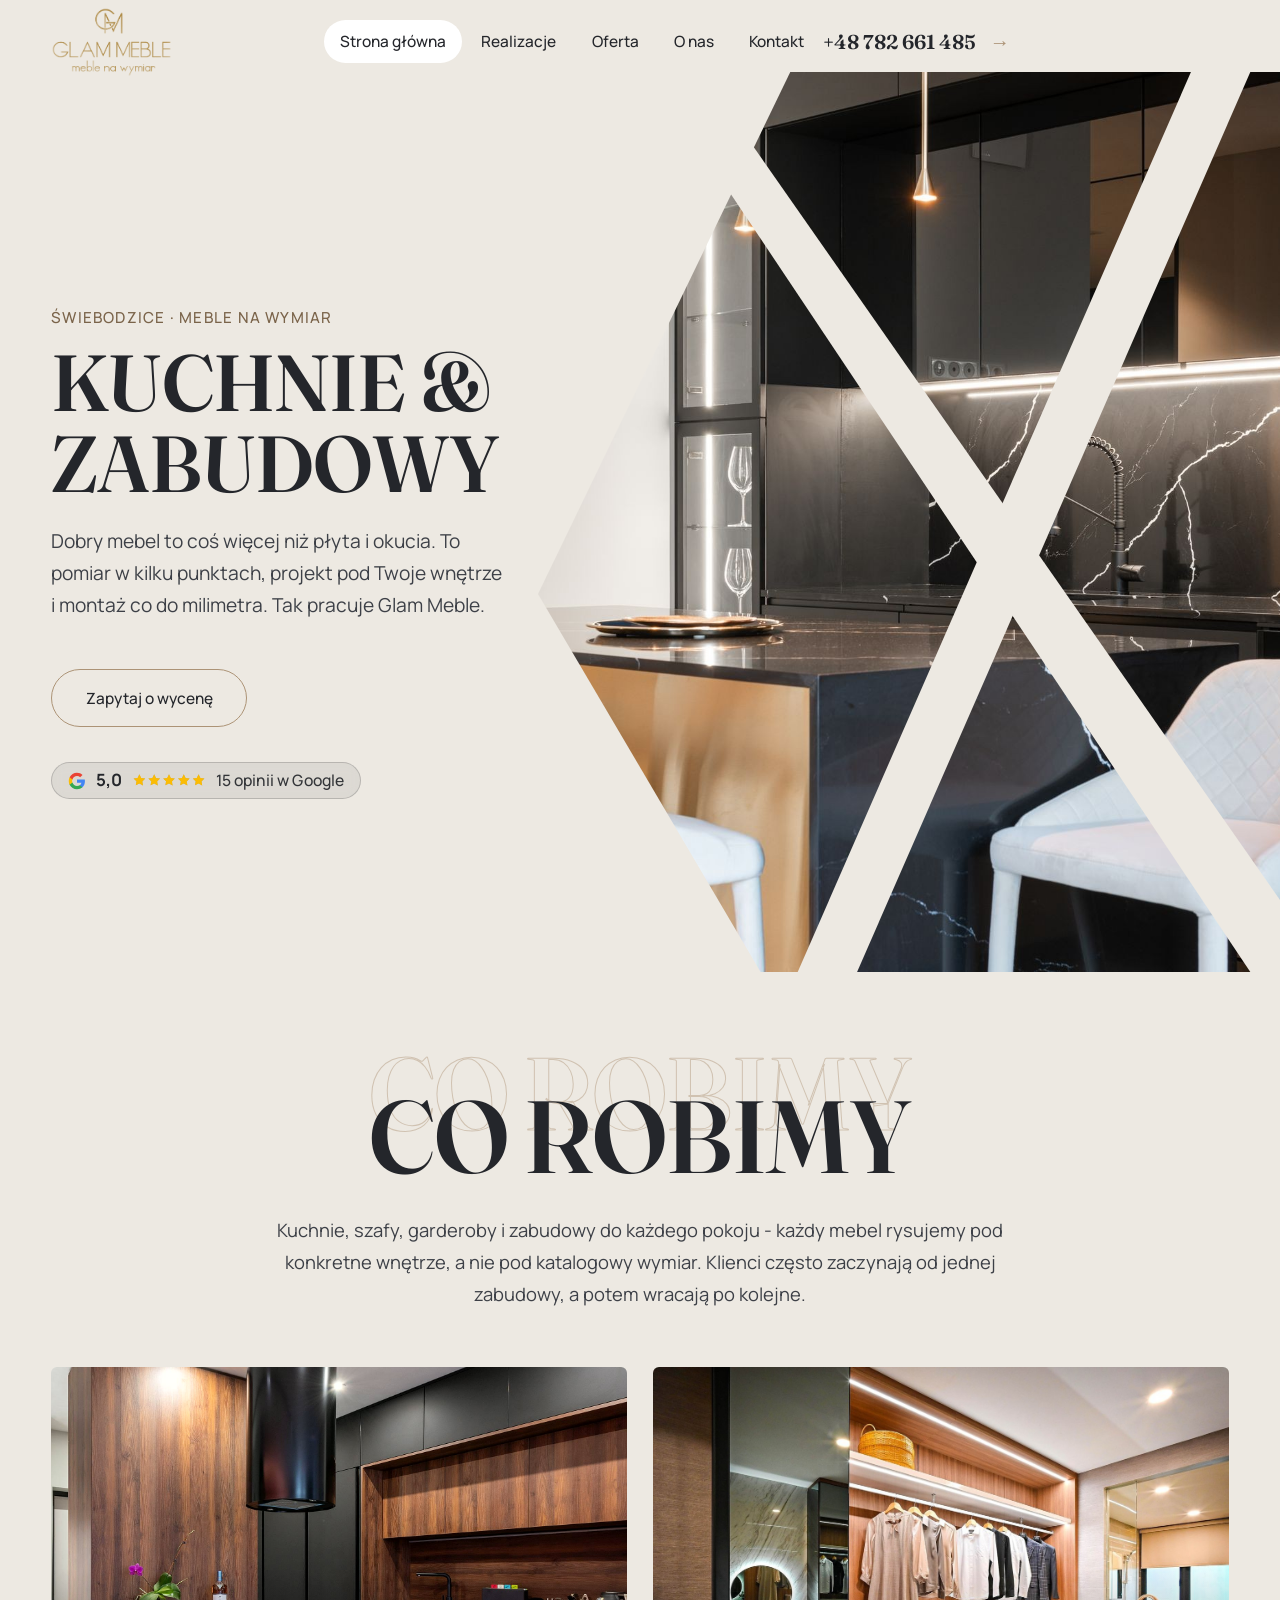
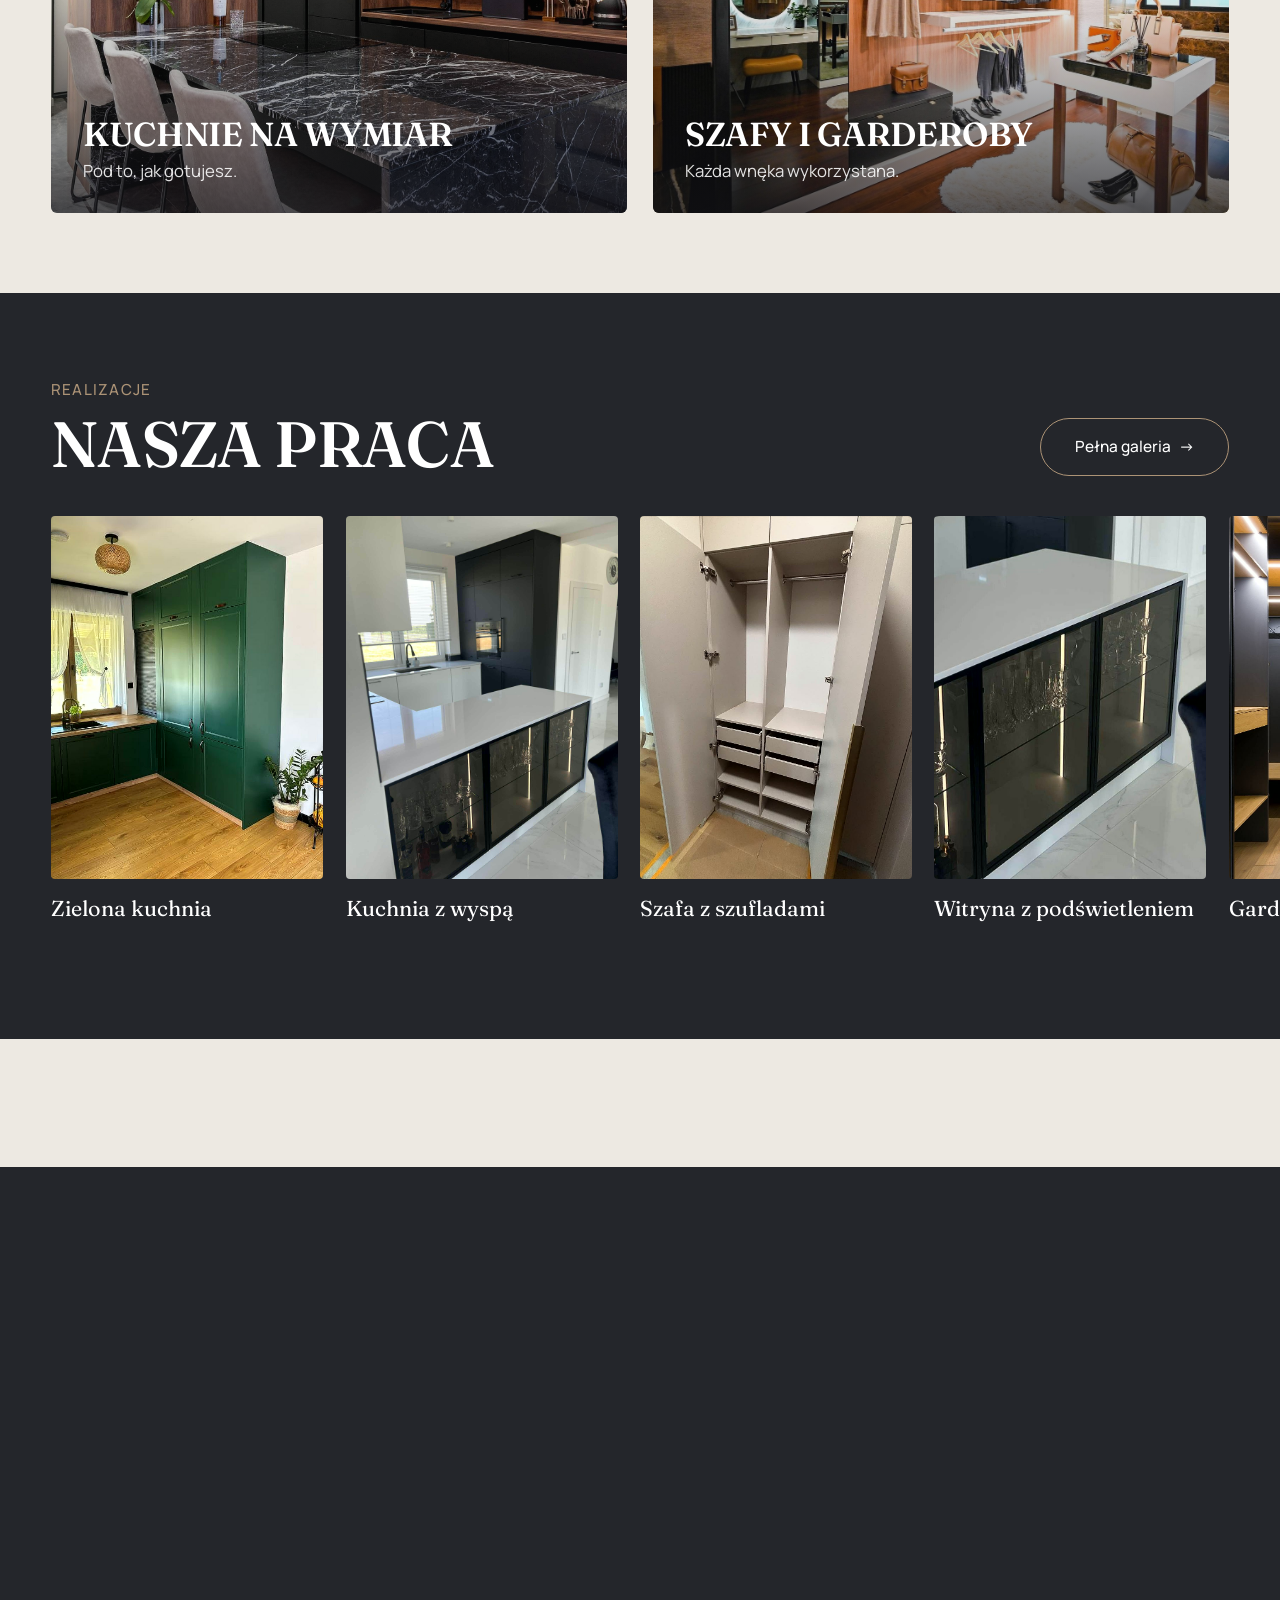
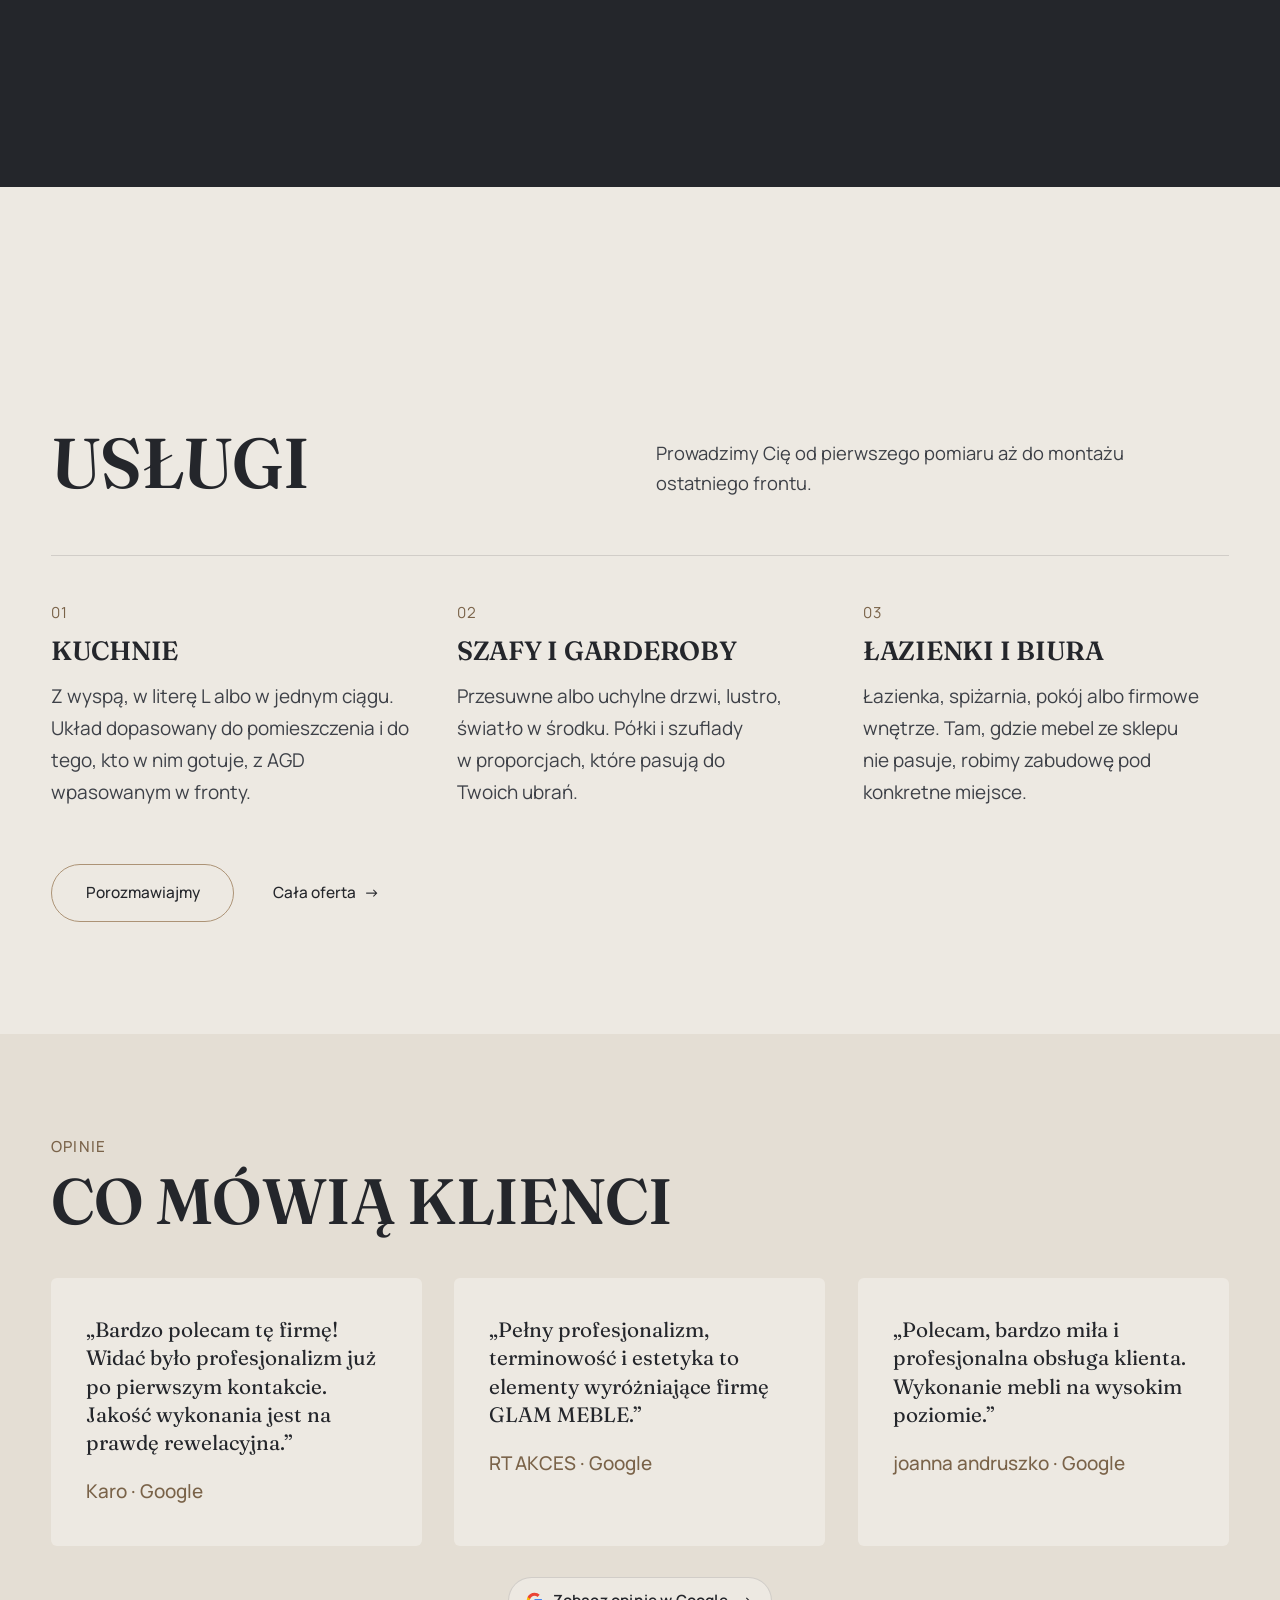
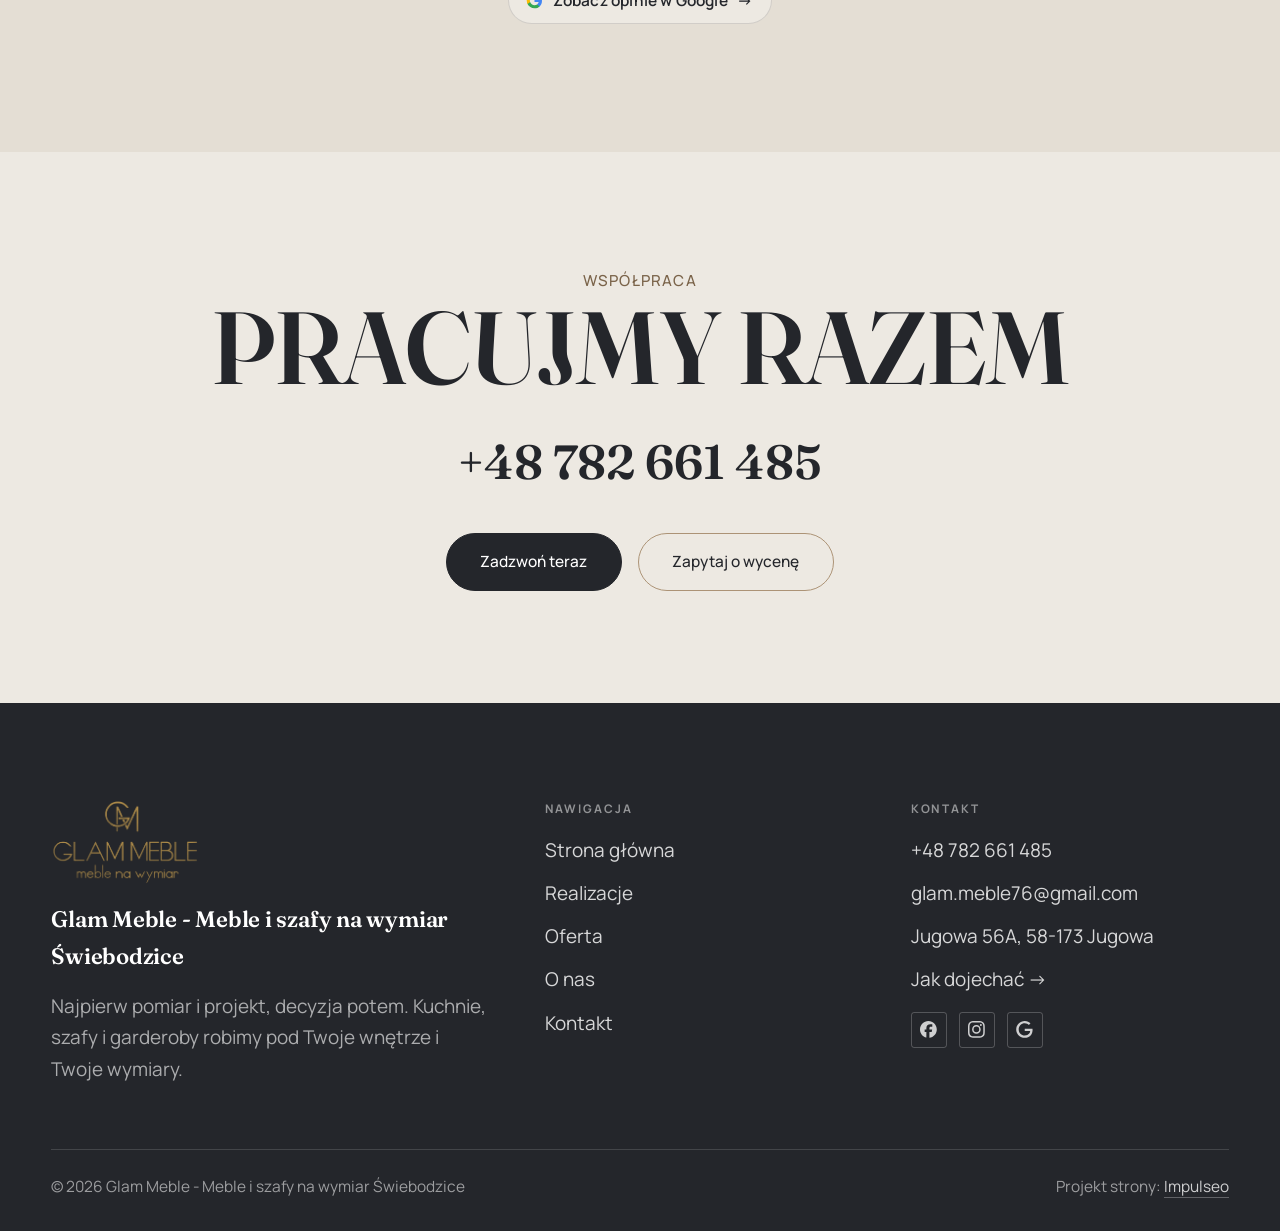
<file: index.html>
<!DOCTYPE html>
<html lang="pl">
<head>
<meta charset="UTF-8">
<meta name="viewport" content="width=device-width, initial-scale=1.0">
<title>Glam Meble - Meble i szafy na wymiar Świebodzice - meble na wymiar, kuchnie i szafy</title>
<meta name="description" content="Meble na wymiar w Świebodzicach: kuchnie, szafy i zabudowy pod Twoje wnętrze. Pomiar, projekt i montaż kuchni, szaf i garderób na wymiar. Zadzwoń: +48 782 661 485.">
<link rel="canonical" href="https://impulseo-pl.github.io/glam-meble-meble-i-szafy-na-wymiar-swiebodzice/">
<meta name="robots" content="noindex, nofollow">
<meta property="og:type" content="website">
<meta property="og:locale" content="pl_PL">
<meta property="og:site_name" content="Glam Meble - Meble i szafy na wymiar Świebodzice">
<meta property="og:title" content="Glam Meble - Meble i szafy na wymiar Świebodzice - meble na wymiar, kuchnie i szafy">
<meta property="og:description" content="Meble na wymiar w Świebodzicach: kuchnie, szafy i zabudowy pod Twoje wnętrze. Pomiar, projekt i montaż kuchni, szaf i garderób na wymiar. Zadzwoń: +48 782 661 485.">
<meta property="og:url" content="https://impulseo-pl.github.io/glam-meble-meble-i-szafy-na-wymiar-swiebodzice/">
<meta property="og:image" content="https://impulseo-pl.github.io/glam-meble-meble-i-szafy-na-wymiar-swiebodzice/img/og.jpg">
<meta property="og:image:width" content="1200">
<meta property="og:image:height" content="630">
<meta name="twitter:card" content="summary_large_image">
<script type="application/ld+json">{"@context": "https://schema.org", "@type": "HomeAndConstructionBusiness", "name": "Glam Meble - Meble i szafy na wymiar Świebodzice", "url": "https://impulseo-pl.github.io/glam-meble-meble-i-szafy-na-wymiar-swiebodzice/", "telephone": "+48782661485", "image": "https://impulseo-pl.github.io/glam-meble-meble-i-szafy-na-wymiar-swiebodzice/img/og.jpg", "areaServed": "Świebodzice", "sameAs": ["https://www.facebook.com/p/Glam-Meble-61574388712407/", "https://www.instagram.com/glam_meble_/", "https://www.google.com/maps?cid=4257442915311212069"]}</script>
<link rel="preconnect" href="https://fonts.googleapis.com">
<link rel="preconnect" href="https://fonts.gstatic.com" crossorigin>
<link href="https://fonts.googleapis.com/css2?family=Fraunces:opsz,wght@9..144,500;9..144,600&family=Manrope:wght@400;500;600&display=swap" rel="stylesheet">
<link rel="preconnect" href="https://api.fontshare.com" crossorigin>
<link href="https://api.fontshare.com/v2/css?f[]=satoshi@400,500,700&display=swap" rel="stylesheet">
<link rel="stylesheet" href="assets/styles.css?v=4cec102a">
<link rel="stylesheet" href="assets/klind.css?v=1">
</head>
<body>

<header class="nav">
  <div class="wrap nav-inner">
    <a class="brand brand-has-logo" href="index.html"><img class="brand-logo" src="img/logo.png" alt="Glam Meble - Meble i szafy na wymiar Świebodzice" width="603" height="350" decoding="async"></a>
    <nav class="nav-links">
      <a href="index.html" class="active" aria-current="page">Strona główna</a>
      <a href="realizacje.html">Realizacje</a>
      <a href="oferta.html">Oferta</a>
      <a href="o-nas.html">O nas</a>
      <a href="kontakt.html">Kontakt</a>
      <a href="tel:+48782661485" class="btn btn-accent nav-tel">+48 782 661 485<span class="arr">→</span></a>
    </nav>
    <button class="nav-toggle" aria-label="Menu"><span></span><span></span><span></span></button>
  </div>
</header>

<main>
<section class="k-hero">
  <div class="k-hero-art k-cut"><img src="img/hero.jpg" fetchpriority="high" alt="Kuchnia na wymiar w ciemnej zabudowie z wyspą" width="1772" height="1166"></div>
  <div class="wrap">
    <div class="k-hero-copy">
      <span class="eyebrow">Świebodzice · meble na wymiar</span>
      <h1>Kuchnie &amp;<br>zabudowy</h1>
      <p class="lead">Dobry mebel to coś więcej niż płyta i okucia. To pomiar w kilku punktach, projekt pod Twoje wnętrze i montaż co do milimetra. Tak pracuje Glam Meble.</p>
      <div class="hero-actions">
        <a href="kontakt.html" class="btn">Zapytaj o wycenę</a>
      </div>
      <div class="k-note"><span class="g-badge"><svg class="gb-ico" viewBox="0 0 24 24" width="18" height="18" aria-hidden="true"><path fill="#4285F4" d="M22.56 12.25c0-.78-.07-1.53-.2-2.25H12v4.26h5.92c-.26 1.37-1.04 2.53-2.21 3.31v2.77h3.57c2.08-1.92 3.28-4.74 3.28-8.09z"/><path fill="#34A853" d="M12 23c2.97 0 5.46-.98 7.28-2.66l-3.57-2.77c-.98.66-2.23 1.06-3.71 1.06-2.86 0-5.29-1.93-6.16-4.53H2.18v2.84C3.99 20.53 7.7 23 12 23z"/><path fill="#FBBC05" d="M5.84 14.09c-.22-.66-.35-1.36-.35-2.09s.13-1.43.35-2.09V7.07H2.18C1.43 8.55 1 10.22 1 12s.43 3.45 1.18 4.93l2.85-2.22.81-.62z"/><path fill="#EA4335" d="M12 5.38c1.62 0 3.06.56 4.21 1.64l3.15-3.15C17.45 2.09 14.97 1 12 1 7.7 1 3.99 3.47 2.18 7.07l3.66 2.84c.87-2.6 3.3-4.53 6.16-4.53z"/></svg><b class="gb-ocena">5,0</b><svg class="gb-stars" viewBox="0 0 90 18" width="74" height="14.8" aria-hidden="true"><g fill="currentColor" opacity=".26"><path transform="translate(0,0)" d="M9 1.6l2.2 4.46 4.92.72-3.56 3.47.84 4.9L9 12.74l-4.4 2.31.84-4.9L1.88 6.68l4.92-.72L9 1.6Z"/><path transform="translate(18,0)" d="M9 1.6l2.2 4.46 4.92.72-3.56 3.47.84 4.9L9 12.74l-4.4 2.31.84-4.9L1.88 6.68l4.92-.72L9 1.6Z"/><path transform="translate(36,0)" d="M9 1.6l2.2 4.46 4.92.72-3.56 3.47.84 4.9L9 12.74l-4.4 2.31.84-4.9L1.88 6.68l4.92-.72L9 1.6Z"/><path transform="translate(54,0)" d="M9 1.6l2.2 4.46 4.92.72-3.56 3.47.84 4.9L9 12.74l-4.4 2.31.84-4.9L1.88 6.68l4.92-.72L9 1.6Z"/><path transform="translate(72,0)" d="M9 1.6l2.2 4.46 4.92.72-3.56 3.47.84 4.9L9 12.74l-4.4 2.31.84-4.9L1.88 6.68l4.92-.72L9 1.6Z"/></g><clipPath id="gs1000"><rect x="0" y="0" width="90.0" height="18"/></clipPath><g fill="#FBBC04" clip-path="url(#gs1000)"><path transform="translate(0,0)" d="M9 1.6l2.2 4.46 4.92.72-3.56 3.47.84 4.9L9 12.74l-4.4 2.31.84-4.9L1.88 6.68l4.92-.72L9 1.6Z"/><path transform="translate(18,0)" d="M9 1.6l2.2 4.46 4.92.72-3.56 3.47.84 4.9L9 12.74l-4.4 2.31.84-4.9L1.88 6.68l4.92-.72L9 1.6Z"/><path transform="translate(36,0)" d="M9 1.6l2.2 4.46 4.92.72-3.56 3.47.84 4.9L9 12.74l-4.4 2.31.84-4.9L1.88 6.68l4.92-.72L9 1.6Z"/><path transform="translate(54,0)" d="M9 1.6l2.2 4.46 4.92.72-3.56 3.47.84 4.9L9 12.74l-4.4 2.31.84-4.9L1.88 6.68l4.92-.72L9 1.6Z"/><path transform="translate(72,0)" d="M9 1.6l2.2 4.46 4.92.72-3.56 3.47.84 4.9L9 12.74l-4.4 2.31.84-4.9L1.88 6.68l4.92-.72L9 1.6Z"/></g></svg><span class="gb-txt">15 opinii w Google</span></span></div>
    </div>
  </div>
</section>

<section class="k-what">
  <div class="wrap">
    <h2 class="k-big reveal" data-ghost="Co robimy">Co robimy</h2>
    <p class="k-intro reveal">Kuchnie, szafy, garderoby i zabudowy do każdego pokoju - każdy mebel rysujemy pod konkretne wnętrze, a nie pod katalogowy wymiar. Klienci często zaczynają od jednej zabudowy, a potem wracają po kolejne.</p>
    <div class="k-duo">
      <a href="oferta.html" class="k-card reveal"><img src="img/g8.jpg" alt="Kuchnia z wyspą i kamiennym blatem" loading="lazy" width="1713" height="1300" decoding="async"><span class="k-card-txt"><h3>Kuchnie na wymiar</h3><p>Pod to, jak gotujesz.</p></span></a>
      <a href="oferta.html" class="k-card reveal"><img src="img/g13.jpg" alt="Garderoba z podświetlanymi półkami" loading="lazy" width="1600" height="1065" decoding="async"><span class="k-card-txt"><h3>Szafy i garderoby</h3><p>Każda wnęka wykorzystana.</p></span></a>
    </div>
  </div>
</section>

<section class="k-work">
  <div class="wrap k-work-head">
    <div class="reveal"><span class="eyebrow">Realizacje</span><h2>Nasza praca</h2></div>
    <a href="realizacje.html" class="btn reveal">Pełna galeria <span class="arr">→</span></a>
  </div>
  <div class="k-rail">
    <figure><img src="img/g1.jpg" alt="Zielona kuchnia na wymiar z zabudową do sufitu" loading="lazy" width="972" height="1296" decoding="async"><figcaption>Zielona kuchnia</figcaption></figure>
    <figure><img src="img/about.jpg" alt="Kuchnia z wyspą i podświetlaną witryną" loading="lazy" width="1536" height="2048" decoding="async"><figcaption>Kuchnia z wyspą</figcaption></figure>
    <figure><img src="img/g2.jpg" alt="Szafa na wymiar z szufladami w środku" loading="lazy" width="1080" height="1243" decoding="async"><figcaption>Szafa z szufladami</figcaption></figure>
    <figure><img src="img/g4.jpg" alt="Wyspa kuchenna z podświetlaną witryną" loading="lazy" width="953" height="1024" decoding="async"><figcaption>Witryna z podświetleniem</figcaption></figure>
    <figure><img src="img/g3.jpg" alt="Garderoba w ciemnej zabudowie" loading="lazy" width="1880" height="1255" decoding="async"><figcaption>Garderoba</figcaption></figure>
    <figure><img src="img/g12.jpg" alt="Czarna kuchnia z wyspą" loading="lazy" width="1600" height="1066" decoding="async"><figcaption>Czarna kuchnia</figcaption></figure>
  </div>
</section>

<section class="stopklatka" aria-hidden="true">
  <div class="stk-bg" style="background-image:url(img/g14.jpg)"></div>
</section>

<section class="k-svc">
  <div class="wrap">
    <div class="k-svc-head reveal">
      <h2>Usługi</h2>
      <p>Prowadzimy Cię od pierwszego pomiaru aż do montażu ostatniego frontu.</p>
    </div>
    <div class="k-svc-list">
      <div class="reveal"><span class="num">01</span><h3>Kuchnie</h3><p>Z wyspą, w literę L albo w jednym ciągu. Układ dopasowany do pomieszczenia i do tego, kto w nim gotuje, z AGD wpasowanym w fronty.</p></div>
      <div class="reveal"><span class="num">02</span><h3>Szafy i garderoby</h3><p>Przesuwne albo uchylne drzwi, lustro, światło w środku. Półki i szuflady w proporcjach, które pasują do Twoich ubrań.</p></div>
      <div class="reveal"><span class="num">03</span><h3>Łazienki i biura</h3><p>Łazienka, spiżarnia, pokój albo firmowe wnętrze. Tam, gdzie mebel ze sklepu nie pasuje, robimy zabudowę pod konkretne miejsce.</p></div>
    </div>
    <div class="k-svc-cta reveal"><a href="kontakt.html" class="btn">Porozmawiajmy</a> <a href="oferta.html" class="btn btn-ghost" style="border-color:transparent">Cała oferta <span class="arr">→</span></a></div>
  </div>
</section>

<section class="k-kudos">
  <div class="wrap">
    <div class="reveal"><span class="eyebrow">Opinie</span><h2>Co mówią klienci</h2></div>
    <div class="k-quotes">
      <figure class="reveal"><blockquote>„Bardzo polecam tę firmę! Widać było profesjonalizm już po pierwszym kontakcie. Jakość wykonania jest na prawdę rewelacyjna.”</blockquote><figcaption>Karo · Google</figcaption></figure>
      <figure class="reveal"><blockquote>„Pełny profesjonalizm, terminowość i estetyka to elementy wyróżniające firmę GLAM MEBLE.”</blockquote><figcaption>RT AKCES · Google</figcaption></figure>
      <figure class="reveal"><blockquote>„Polecam, bardzo miła i profesjonalna obsługa klienta. Wykonanie mebli na wysokim poziomie.”</blockquote><figcaption>joanna andruszko · Google</figcaption></figure>
    </div>
    <p class="op-meta reveal" style="margin-top:2rem"><a class="op-google" href="https://www.google.com/maps?cid=4257442915311212069" target="_blank" rel="noopener"><svg class="op-g-ico" viewBox="0 0 24 24" width="17" height="17" aria-hidden="true"><path fill="#4285F4" d="M22.56 12.25c0-.78-.07-1.53-.2-2.25H12v4.26h5.92c-.26 1.37-1.04 2.53-2.21 3.31v2.77h3.57c2.08-1.92 3.28-4.74 3.28-8.09z"/><path fill="#34A853" d="M12 23c2.97 0 5.46-.98 7.28-2.66l-3.57-2.77c-.98.66-2.23 1.06-3.71 1.06-2.86 0-5.29-1.93-6.16-4.53H2.18v2.84C3.99 20.53 7.7 23 12 23z"/><path fill="#FBBC05" d="M5.84 14.09c-.22-.66-.35-1.36-.35-2.09s.13-1.43.35-2.09V7.07H2.18C1.43 8.55 1 10.22 1 12s.43 3.45 1.18 4.93l2.85-2.22.81-.62z"/><path fill="#EA4335" d="M12 5.38c1.62 0 3.06.56 4.21 1.64l3.15-3.15C17.45 2.09 14.97 1 12 1 7.7 1 3.99 3.47 2.18 7.07l3.66 2.84c.87-2.6 3.3-4.53 6.16-4.53z"/></svg><span>Zobacz opinie w Google</span><span class="arr">→</span></a></p>
  </div>
</section>

<section class="k-together">
  <div class="wrap reveal">
    <span class="eyebrow">Współpraca</span>
    <h2>Pracujmy razem</h2>
    <a class="k-phone" href="tel:+48782661485">+48 782 661 485</a>
    <div class="cta-actions">
      <a href="tel:+48782661485" class="btn btn-solid">Zadzwoń teraz</a>
      <a href="kontakt.html" class="btn">Zapytaj o wycenę</a>
    </div>
  </div>
</section>
</main>

<footer>
  <div class="wrap">
    <div class="foot-grid">
      <div class="foot-brand">
        <img class="foot-logo" src="img/logo.png" alt="Glam Meble" width="603" height="350" loading="lazy" decoding="async">
        <div class="name">Glam Meble - Meble i szafy na wymiar Świebodzice</div>
        <p>Najpierw pomiar i projekt, decyzja potem. Kuchnie, szafy i garderoby robimy pod Twoje wnętrze i Twoje wymiary.</p>
      </div>
      <div class="foot-col">
        <h4>Nawigacja</h4>
        <a href="index.html">Strona główna</a>
        <a href="realizacje.html">Realizacje</a>
        <a href="oferta.html">Oferta</a>
        <a href="o-nas.html">O nas</a>
        <a href="kontakt.html">Kontakt</a>
      </div>
      <div class="foot-col">
        <h4>Kontakt</h4>
        <a href="tel:+48782661485">+48 782 661 485</a>
        <a href="mailto:glam.meble76@gmail.com">glam.meble76@gmail.com</a>
        <p>Jugowa 56A, 58-173 Jugowa</p>
        <a href="https://www.google.com/maps?cid=4257442915311212069" target="_blank" rel="noopener">Jak dojechać →</a>
      <div class="foot-soc">
        <a class="soc" href="https://www.facebook.com/p/Glam-Meble-61574388712407/" target="_blank" rel="noopener" aria-label="Facebook - Glam Meble - Meble i szafy na wymiar Świebodzice"><svg viewBox="0 0 24 24" aria-hidden="true" focusable="false"><path d="M9.101 23.691v-7.98H6.627v-3.667h2.474v-1.58c0-4.085 1.848-5.978 5.858-5.978.401 0 .955.042 1.468.103a8.68 8.68 0 0 1 1.141.195v3.325a8.623 8.623 0 0 0-.653-.036 26.805 26.805 0 0 0-.733-.009c-.707 0-1.259.096-1.675.309a1.686 1.686 0 0 0-.679.622c-.258.42-.374.995-.374 1.752v1.297h3.919l-.386 2.103-.287 1.564h-3.246v8.245C19.396 23.238 24 18.179 24 12.044c0-6.627-5.373-12-12-12s-12 5.373-12 12c0 5.628 3.874 10.35 9.101 11.647Z" fill="currentColor"/></svg></a>
        <a class="soc" href="https://www.instagram.com/glam_meble_/" target="_blank" rel="noopener" aria-label="Instagram - Glam Meble - Meble i szafy na wymiar Świebodzice"><svg viewBox="0 0 24 24" aria-hidden="true" focusable="false"><path d="M7.0301.084c-1.2768.0602-2.1487.264-2.911.5634-.7888.3075-1.4575.72-2.1228 1.3877-.6652.6677-1.075 1.3368-1.3802 2.127-.2954.7638-.4956 1.6365-.552 2.914-.0564 1.2775-.0689 1.6882-.0626 4.947.0062 3.2586.0206 3.6671.0825 4.9473.061 1.2765.264 2.1482.5635 2.9107.308.7889.72 1.4573 1.388 2.1228.6679.6655 1.3365 1.0743 2.1285 1.38.7632.295 1.6361.4961 2.9134.552 1.2773.056 1.6884.069 4.9462.0627 3.2578-.0062 3.668-.0207 4.9478-.0814 1.28-.0607 2.147-.2652 2.9098-.5633.7889-.3086 1.4578-.72 2.1228-1.3881.665-.6682 1.0745-1.3378 1.3795-2.1284.2957-.7632.4966-1.636.552-2.9124.056-1.2809.0692-1.6898.063-4.948-.0063-3.2583-.021-3.6668-.0817-4.9465-.0607-1.2797-.264-2.1487-.5633-2.9117-.3084-.7889-.72-1.4568-1.3876-2.1228C21.2982 1.33 20.628.9208 19.8378.6165 19.074.321 18.2017.1197 16.9244.0645 15.6471.0093 15.236-.005 11.977.0014 8.718.0076 8.31.0215 7.0301.0839m.1402 21.6932c-1.17-.0509-1.8053-.2453-2.2287-.408-.5606-.216-.96-.4771-1.3819-.895-.422-.4178-.6811-.8186-.9-1.378-.1644-.4234-.3624-1.058-.4171-2.228-.0595-1.2645-.072-1.6442-.079-4.848-.007-3.2037.0053-3.583.0607-4.848.05-1.169.2456-1.805.408-2.2282.216-.5613.4762-.96.895-1.3816.4188-.4217.8184-.6814 1.3783-.9003.423-.1651 1.0575-.3614 2.227-.4171 1.2655-.06 1.6447-.072 4.848-.079 3.2033-.007 3.5835.005 4.8495.0608 1.169.0508 1.8053.2445 2.228.408.5608.216.96.4754 1.3816.895.4217.4194.6816.8176.9005 1.3787.1653.4217.3617 1.056.4169 2.2263.0602 1.2655.0739 1.645.0796 4.848.0058 3.203-.0055 3.5834-.061 4.848-.051 1.17-.245 1.8055-.408 2.2294-.216.5604-.4763.96-.8954 1.3814-.419.4215-.8181.6811-1.3783.9-.4224.1649-1.0577.3617-2.2262.4174-1.2656.0595-1.6448.072-4.8493.079-3.2045.007-3.5825-.006-4.848-.0608M16.953 5.5864A1.44 1.44 0 1 0 18.39 4.144a1.44 1.44 0 0 0-1.437 1.4424M5.8385 12.012c.0067 3.4032 2.7706 6.1557 6.173 6.1493 3.4026-.0065 6.157-2.7701 6.1506-6.1733-.0065-3.4032-2.771-6.1565-6.174-6.1498-3.403.0067-6.156 2.771-6.1496 6.1738M8 12.0077a4 4 0 1 1 4.008 3.9921A3.9996 3.9996 0 0 1 8 12.0077" fill="currentColor"/></svg></a>
        <a class="soc" href="https://www.google.com/maps?cid=4257442915311212069" target="_blank" rel="noopener" aria-label="Google - Glam Meble - Meble i szafy na wymiar Świebodzice"><svg viewBox="0 0 24 24" aria-hidden="true" focusable="false"><path d="M12.48 10.92v3.28h7.84c-.24 1.84-.853 3.187-1.787 4.133-1.147 1.147-2.933 2.4-6.053 2.4-4.827 0-8.6-3.893-8.6-8.72s3.773-8.72 8.6-8.72c2.6 0 4.507 1.027 5.907 2.347l2.307-2.307C18.747 1.44 16.133 0 12.48 0 5.867 0 .307 5.387.307 12s5.56 12 12.173 12c3.573 0 6.267-1.173 8.373-3.36 2.16-2.16 2.84-5.213 2.84-7.667 0-.76-.053-1.467-.173-2.053H12.48z" fill="currentColor"/></svg></a>
      </div>
      </div>
    </div>
    <div class="foot-bot">
      <span>© 2026 Glam Meble - Meble i szafy na wymiar Świebodzice</span>
      <span>Projekt strony: <a class="foot-credit" href="https://impulseo.pl" target="_blank" rel="noopener">Impulseo</a></span>
    </div>
  </div>
</footer>
<div class="sticky-reserve"><a class="sr-book" href="kontakt.html">Zapytaj o wycenę</a><a class="sr-call" href="tel:+48782661485" aria-label="Zadzwoń"><svg class="ico-tel" width="16" height="16" viewBox="0 0 24 24" fill="none" aria-hidden="true"><path d="M6.6 10.8a15.5 15.5 0 0 0 6.6 6.6l2.2-2.2a1 1 0 0 1 1-.24 11.4 11.4 0 0 0 3.6.58 1 1 0 0 1 1 1V20a1 1 0 0 1-1 1A17 17 0 0 1 3 4a1 1 0 0 1 1-1h3.5a1 1 0 0 1 1 1c0 1.25.2 2.46.58 3.6a1 1 0 0 1-.25 1l-2.23 2.2Z" fill="currentColor"/></svg></a></div>
<div class="demo-wazne" data-do="2026-10-28" data-cykl="3" hidden><svg class="dw-ico" width="13" height="13" viewBox="0 0 24 24" fill="none" aria-hidden="true"><circle cx="12" cy="12" r="8.6" stroke="currentColor" stroke-width="1.8"/><path d="M12 7.2V12l3.3 2" stroke="currentColor" stroke-width="1.8" stroke-linecap="round"/></svg><span class="dw-txt"></span></div>

<script src="assets/main.js"></script>
</body>
</html>
</file>
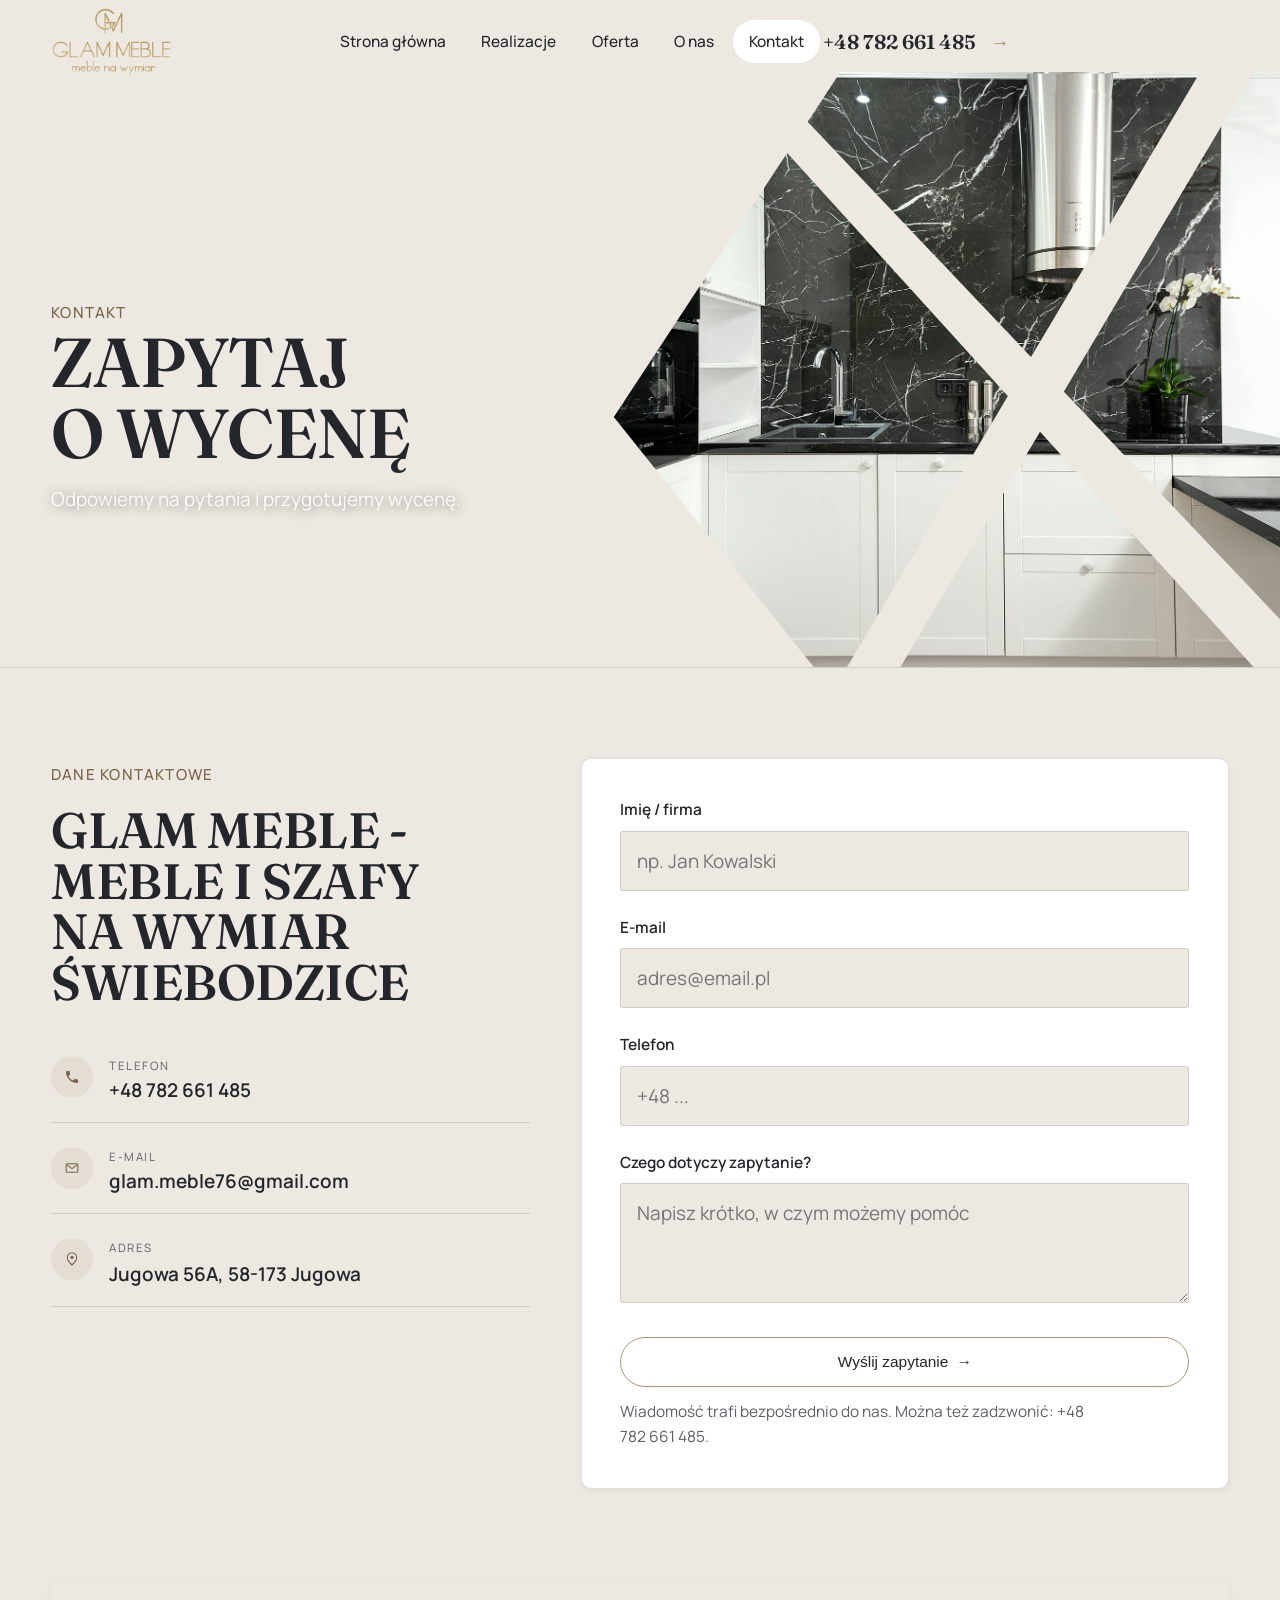
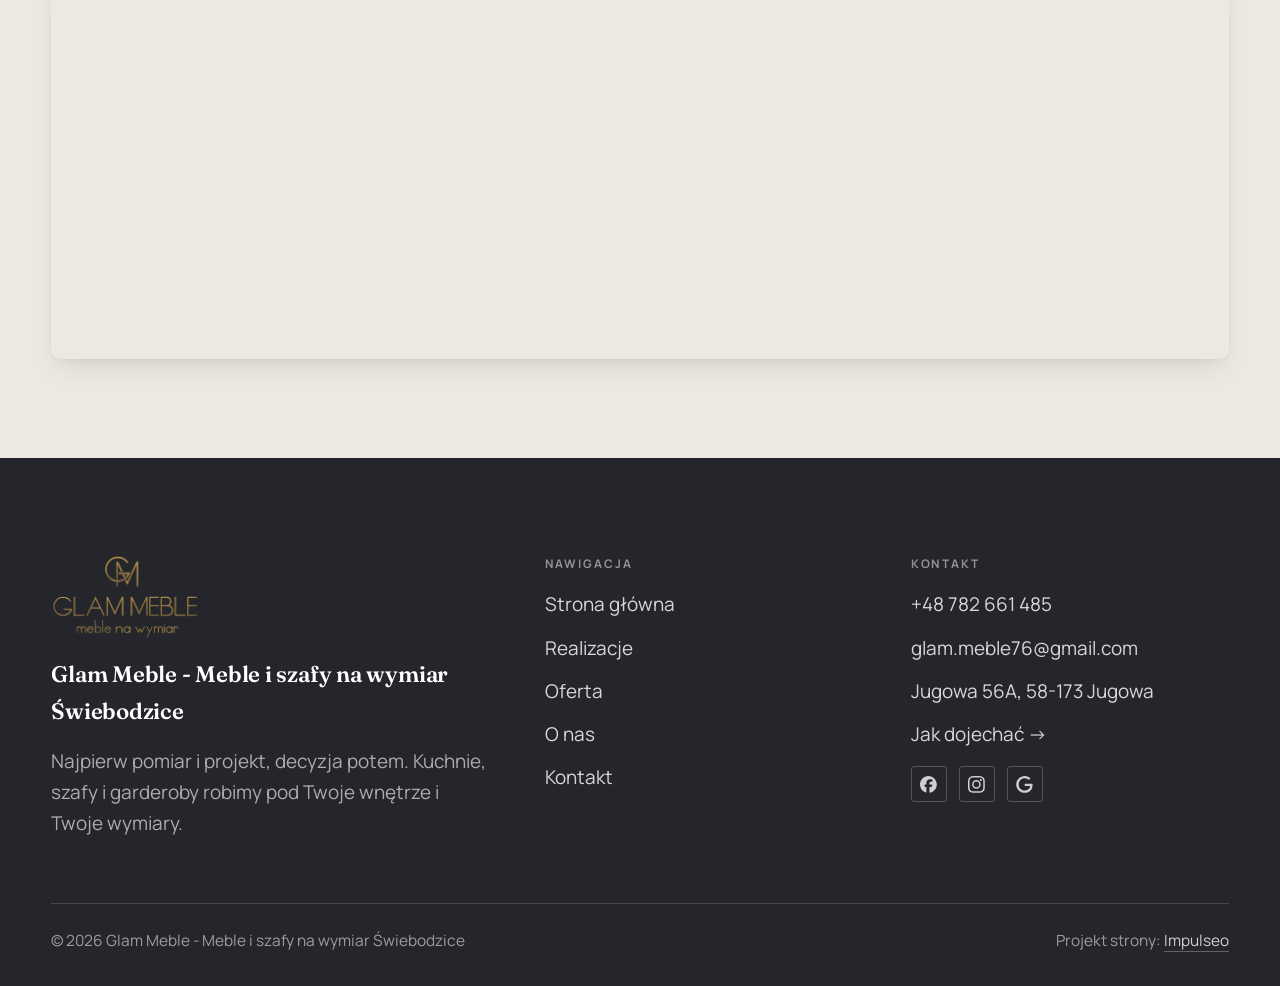
<file: kontakt.html>
<!DOCTYPE html>
<html lang="pl">
<head>
<meta charset="UTF-8">
<meta name="viewport" content="width=device-width, initial-scale=1.0">
<title>Kontakt - Glam Meble - Meble i szafy na wymiar Świebodzice</title>
<meta name="description" content="Kontakt Glam Meble - Meble i szafy na wymiar Świebodzice - Jugowa 56A, 58-173 Jugowa">
<link rel="canonical" href="https://impulseo-pl.github.io/glam-meble-meble-i-szafy-na-wymiar-swiebodzice/kontakt.html">
<meta name="robots" content="noindex, nofollow">
<meta property="og:type" content="website">
<meta property="og:locale" content="pl_PL">
<meta property="og:site_name" content="Glam Meble - Meble i szafy na wymiar Świebodzice">
<meta property="og:title" content="Kontakt - Glam Meble - Meble i szafy na wymiar Świebodzice">
<meta property="og:description" content="Kontakt Glam Meble - Meble i szafy na wymiar Świebodzice - Jugowa 56A, 58-173 Jugowa">
<meta property="og:url" content="https://impulseo-pl.github.io/glam-meble-meble-i-szafy-na-wymiar-swiebodzice/kontakt.html">
<meta property="og:image" content="https://impulseo-pl.github.io/glam-meble-meble-i-szafy-na-wymiar-swiebodzice/img/og.jpg">
<meta property="og:image:width" content="1200">
<meta property="og:image:height" content="630">
<meta name="twitter:card" content="summary_large_image">
<link rel="preconnect" href="https://fonts.googleapis.com">
<link rel="preconnect" href="https://fonts.gstatic.com" crossorigin>
<link href="https://fonts.googleapis.com/css2?family=Fraunces:opsz,wght@9..144,500;9..144,600&family=Manrope:wght@400;500;600&display=swap" rel="stylesheet">
<link rel="preconnect" href="https://api.fontshare.com" crossorigin>
<link href="https://api.fontshare.com/v2/css?f[]=satoshi@400,500,700&display=swap" rel="stylesheet">
<link rel="stylesheet" href="assets/styles.css?v=4cec102a">
<link rel="stylesheet" href="assets/klind.css?v=1">
</head>
<body>

<header class="nav">
  <div class="wrap nav-inner">
    <a class="brand brand-has-logo" href="index.html"><img class="brand-logo" src="img/logo.png" alt="Glam Meble - Meble i szafy na wymiar Świebodzice" width="603" height="350" decoding="async"></a>
    <nav class="nav-links">
      <a href="index.html">Strona główna</a>
      <a href="realizacje.html">Realizacje</a>
      <a href="oferta.html">Oferta</a>
      <a href="o-nas.html">O nas</a>
      <a href="kontakt.html" class="active" aria-current="page">Kontakt</a>
      <a href="tel:+48782661485" class="btn btn-accent nav-tel">+48 782 661 485<span class="arr">→</span></a>
    </nav>
    <button class="nav-toggle" aria-label="Menu"><span></span><span></span><span></span></button>
  </div>
</header>

<main>
<section class="pagehead">
  <img src="img/g7.jpg" alt="Glam Meble - Meble i szafy na wymiar Świebodzice - Zapytaj o wycenę" width="1880" height="1255" decoding="async">
  <div class="wrap">
    <span class="eyebrow">Kontakt</span>
    <h1>Zapytaj o wycenę</h1>
    <p>Odpowiemy na pytania i przygotujemy wycenę.</p>
  </div>
</section>
<section>
  <div class="wrap contact-grid">
    <div class="reveal">
      <span class="eyebrow">Dane kontaktowe</span>
      <h2 style="margin:var(--space-4) 0 var(--space-6)">Glam Meble - Meble i szafy na wymiar Świebodzice</h2>
      <div class="info-list">
        <div class="info-row"><div class="ic"><svg class="ico-tel" width="16" height="16" viewBox="0 0 24 24" fill="none" aria-hidden="true"><path d="M6.6 10.8a15.5 15.5 0 0 0 6.6 6.6l2.2-2.2a1 1 0 0 1 1-.24 11.4 11.4 0 0 0 3.6.58 1 1 0 0 1 1 1V20a1 1 0 0 1-1 1A17 17 0 0 1 3 4a1 1 0 0 1 1-1h3.5a1 1 0 0 1 1 1c0 1.25.2 2.46.58 3.6a1 1 0 0 1-.25 1l-2.23 2.2Z" fill="currentColor"/></svg></div><div><div class="lbl">Telefon</div><a class="val" href="tel:+48782661485">+48 782 661 485</a></div></div>
        <div class="info-row"><div class="ic"><svg class="ico-mail" width="16" height="16" viewBox="0 0 24 24" fill="none" aria-hidden="true"><rect x="3.2" y="5.5" width="17.6" height="13" rx="1.6" stroke="currentColor" stroke-width="1.6"/><path d="M4 7l8 6 8-6" stroke="currentColor" stroke-width="1.6" stroke-linecap="round" stroke-linejoin="round"/></svg></div><div><div class="lbl">E-mail</div><a class="val" href="mailto:glam.meble76@gmail.com">glam.meble76@gmail.com</a></div></div>
        <div class="info-row"><div class="ic"><svg class="ico-pin" width="16" height="16" viewBox="0 0 24 24" fill="none" aria-hidden="true"><path d="M12 21s7-6.1 7-11.5A7 7 0 0 0 5 9.5C5 14.9 12 21 12 21Z" stroke="currentColor" stroke-width="1.6" fill="none"/><circle cx="12" cy="9.5" r="2.4" fill="currentColor"/></svg></div><div><div class="lbl">Adres</div><div class="val">Jugowa 56A, 58-173 Jugowa</div></div></div>
      </div>
    </div>
    <div class="reveal">
      <form class="form" action="https://formsubmit.co/glam.meble76@gmail.com" method="POST">
        <input type="hidden" name="_subject" value="Zapytanie ze strony Glam Meble - Meble i szafy na wymiar Świebodzice">
        <input type="hidden" name="_captcha" value="false">
        <input type="hidden" name="_template" value="table">
        <div class="fld"><label for="name">Imię / firma</label><input id="name" name="name" type="text" placeholder="np. Jan Kowalski" required></div>
        <div class="fld"><label for="email">E-mail</label><input id="email" name="email" type="email" placeholder="adres@email.pl" required></div>
        <div class="fld"><label for="phone">Telefon</label><input id="phone" name="phone" type="tel" placeholder="+48 ..."></div>
        <div class="fld"><label for="msg">Czego dotyczy zapytanie?</label><textarea id="msg" name="message" placeholder="Napisz krótko, w czym możemy pomóc" required></textarea></div>
        <button type="submit" class="btn btn-accent" style="width:100%;justify-content:center">Wyślij zapytanie <span class="arr">→</span></button>
        <p class="note">Wiadomość trafi bezpośrednio do nas. Można też zadzwonić: +48 782 661 485.</p>
      </form>
    </div>
  </div>
</section>
<section style="padding-top:0">
  <div class="wrap reveal">
    <iframe class="map" title="Glam Meble - Meble i szafy na wymiar Świebodzice - Świebodzice" src="https://maps.google.com/maps?q=50.9390116%2C16.2504548&z=15&output=embed" loading="lazy" referrerpolicy="no-referrer-when-downgrade"></iframe>
  </div>
</section>
</main>

<footer>
  <div class="wrap">
    <div class="foot-grid">
      <div class="foot-brand">
        <img class="foot-logo" src="img/logo.png" alt="Glam Meble" width="603" height="350" loading="lazy" decoding="async">
        <div class="name">Glam Meble - Meble i szafy na wymiar Świebodzice</div>
        <p>Najpierw pomiar i projekt, decyzja potem. Kuchnie, szafy i garderoby robimy pod Twoje wnętrze i Twoje wymiary.</p>
      </div>
      <div class="foot-col">
        <h4>Nawigacja</h4>
        <a href="index.html">Strona główna</a>
        <a href="realizacje.html">Realizacje</a>
        <a href="oferta.html">Oferta</a>
        <a href="o-nas.html">O nas</a>
        <a href="kontakt.html">Kontakt</a>
      </div>
      <div class="foot-col">
        <h4>Kontakt</h4>
        <a href="tel:+48782661485">+48 782 661 485</a>
        <a href="mailto:glam.meble76@gmail.com">glam.meble76@gmail.com</a>
        <p>Jugowa 56A, 58-173 Jugowa</p>
        <a href="https://www.google.com/maps?cid=4257442915311212069" target="_blank" rel="noopener">Jak dojechać →</a>
      <div class="foot-soc">
        <a class="soc" href="https://www.facebook.com/p/Glam-Meble-61574388712407/" target="_blank" rel="noopener" aria-label="Facebook - Glam Meble - Meble i szafy na wymiar Świebodzice"><svg viewBox="0 0 24 24" aria-hidden="true" focusable="false"><path d="M9.101 23.691v-7.98H6.627v-3.667h2.474v-1.58c0-4.085 1.848-5.978 5.858-5.978.401 0 .955.042 1.468.103a8.68 8.68 0 0 1 1.141.195v3.325a8.623 8.623 0 0 0-.653-.036 26.805 26.805 0 0 0-.733-.009c-.707 0-1.259.096-1.675.309a1.686 1.686 0 0 0-.679.622c-.258.42-.374.995-.374 1.752v1.297h3.919l-.386 2.103-.287 1.564h-3.246v8.245C19.396 23.238 24 18.179 24 12.044c0-6.627-5.373-12-12-12s-12 5.373-12 12c0 5.628 3.874 10.35 9.101 11.647Z" fill="currentColor"/></svg></a>
        <a class="soc" href="https://www.instagram.com/glam_meble_/" target="_blank" rel="noopener" aria-label="Instagram - Glam Meble - Meble i szafy na wymiar Świebodzice"><svg viewBox="0 0 24 24" aria-hidden="true" focusable="false"><path d="M7.0301.084c-1.2768.0602-2.1487.264-2.911.5634-.7888.3075-1.4575.72-2.1228 1.3877-.6652.6677-1.075 1.3368-1.3802 2.127-.2954.7638-.4956 1.6365-.552 2.914-.0564 1.2775-.0689 1.6882-.0626 4.947.0062 3.2586.0206 3.6671.0825 4.9473.061 1.2765.264 2.1482.5635 2.9107.308.7889.72 1.4573 1.388 2.1228.6679.6655 1.3365 1.0743 2.1285 1.38.7632.295 1.6361.4961 2.9134.552 1.2773.056 1.6884.069 4.9462.0627 3.2578-.0062 3.668-.0207 4.9478-.0814 1.28-.0607 2.147-.2652 2.9098-.5633.7889-.3086 1.4578-.72 2.1228-1.3881.665-.6682 1.0745-1.3378 1.3795-2.1284.2957-.7632.4966-1.636.552-2.9124.056-1.2809.0692-1.6898.063-4.948-.0063-3.2583-.021-3.6668-.0817-4.9465-.0607-1.2797-.264-2.1487-.5633-2.9117-.3084-.7889-.72-1.4568-1.3876-2.1228C21.2982 1.33 20.628.9208 19.8378.6165 19.074.321 18.2017.1197 16.9244.0645 15.6471.0093 15.236-.005 11.977.0014 8.718.0076 8.31.0215 7.0301.0839m.1402 21.6932c-1.17-.0509-1.8053-.2453-2.2287-.408-.5606-.216-.96-.4771-1.3819-.895-.422-.4178-.6811-.8186-.9-1.378-.1644-.4234-.3624-1.058-.4171-2.228-.0595-1.2645-.072-1.6442-.079-4.848-.007-3.2037.0053-3.583.0607-4.848.05-1.169.2456-1.805.408-2.2282.216-.5613.4762-.96.895-1.3816.4188-.4217.8184-.6814 1.3783-.9003.423-.1651 1.0575-.3614 2.227-.4171 1.2655-.06 1.6447-.072 4.848-.079 3.2033-.007 3.5835.005 4.8495.0608 1.169.0508 1.8053.2445 2.228.408.5608.216.96.4754 1.3816.895.4217.4194.6816.8176.9005 1.3787.1653.4217.3617 1.056.4169 2.2263.0602 1.2655.0739 1.645.0796 4.848.0058 3.203-.0055 3.5834-.061 4.848-.051 1.17-.245 1.8055-.408 2.2294-.216.5604-.4763.96-.8954 1.3814-.419.4215-.8181.6811-1.3783.9-.4224.1649-1.0577.3617-2.2262.4174-1.2656.0595-1.6448.072-4.8493.079-3.2045.007-3.5825-.006-4.848-.0608M16.953 5.5864A1.44 1.44 0 1 0 18.39 4.144a1.44 1.44 0 0 0-1.437 1.4424M5.8385 12.012c.0067 3.4032 2.7706 6.1557 6.173 6.1493 3.4026-.0065 6.157-2.7701 6.1506-6.1733-.0065-3.4032-2.771-6.1565-6.174-6.1498-3.403.0067-6.156 2.771-6.1496 6.1738M8 12.0077a4 4 0 1 1 4.008 3.9921A3.9996 3.9996 0 0 1 8 12.0077" fill="currentColor"/></svg></a>
        <a class="soc" href="https://www.google.com/maps?cid=4257442915311212069" target="_blank" rel="noopener" aria-label="Google - Glam Meble - Meble i szafy na wymiar Świebodzice"><svg viewBox="0 0 24 24" aria-hidden="true" focusable="false"><path d="M12.48 10.92v3.28h7.84c-.24 1.84-.853 3.187-1.787 4.133-1.147 1.147-2.933 2.4-6.053 2.4-4.827 0-8.6-3.893-8.6-8.72s3.773-8.72 8.6-8.72c2.6 0 4.507 1.027 5.907 2.347l2.307-2.307C18.747 1.44 16.133 0 12.48 0 5.867 0 .307 5.387.307 12s5.56 12 12.173 12c3.573 0 6.267-1.173 8.373-3.36 2.16-2.16 2.84-5.213 2.84-7.667 0-.76-.053-1.467-.173-2.053H12.48z" fill="currentColor"/></svg></a>
      </div>
      </div>
    </div>
    <div class="foot-bot">
      <span>© 2026 Glam Meble - Meble i szafy na wymiar Świebodzice</span>
      <span>Projekt strony: <a class="foot-credit" href="https://impulseo.pl" target="_blank" rel="noopener">Impulseo</a></span>
    </div>
  </div>
</footer>
<div class="sticky-reserve"><a class="sr-book" href="kontakt.html">Zapytaj o wycenę</a><a class="sr-call" href="tel:+48782661485" aria-label="Zadzwoń"><svg class="ico-tel" width="16" height="16" viewBox="0 0 24 24" fill="none" aria-hidden="true"><path d="M6.6 10.8a15.5 15.5 0 0 0 6.6 6.6l2.2-2.2a1 1 0 0 1 1-.24 11.4 11.4 0 0 0 3.6.58 1 1 0 0 1 1 1V20a1 1 0 0 1-1 1A17 17 0 0 1 3 4a1 1 0 0 1 1-1h3.5a1 1 0 0 1 1 1c0 1.25.2 2.46.58 3.6a1 1 0 0 1-.25 1l-2.23 2.2Z" fill="currentColor"/></svg></a></div>
<div class="demo-wazne" data-do="2026-10-28" data-cykl="3" hidden><svg class="dw-ico" width="13" height="13" viewBox="0 0 24 24" fill="none" aria-hidden="true"><circle cx="12" cy="12" r="8.6" stroke="currentColor" stroke-width="1.8"/><path d="M12 7.2V12l3.3 2" stroke="currentColor" stroke-width="1.8" stroke-linecap="round"/></svg><span class="dw-txt"></span></div>

<script src="assets/main.js"></script>
</body>
</html>
</file>
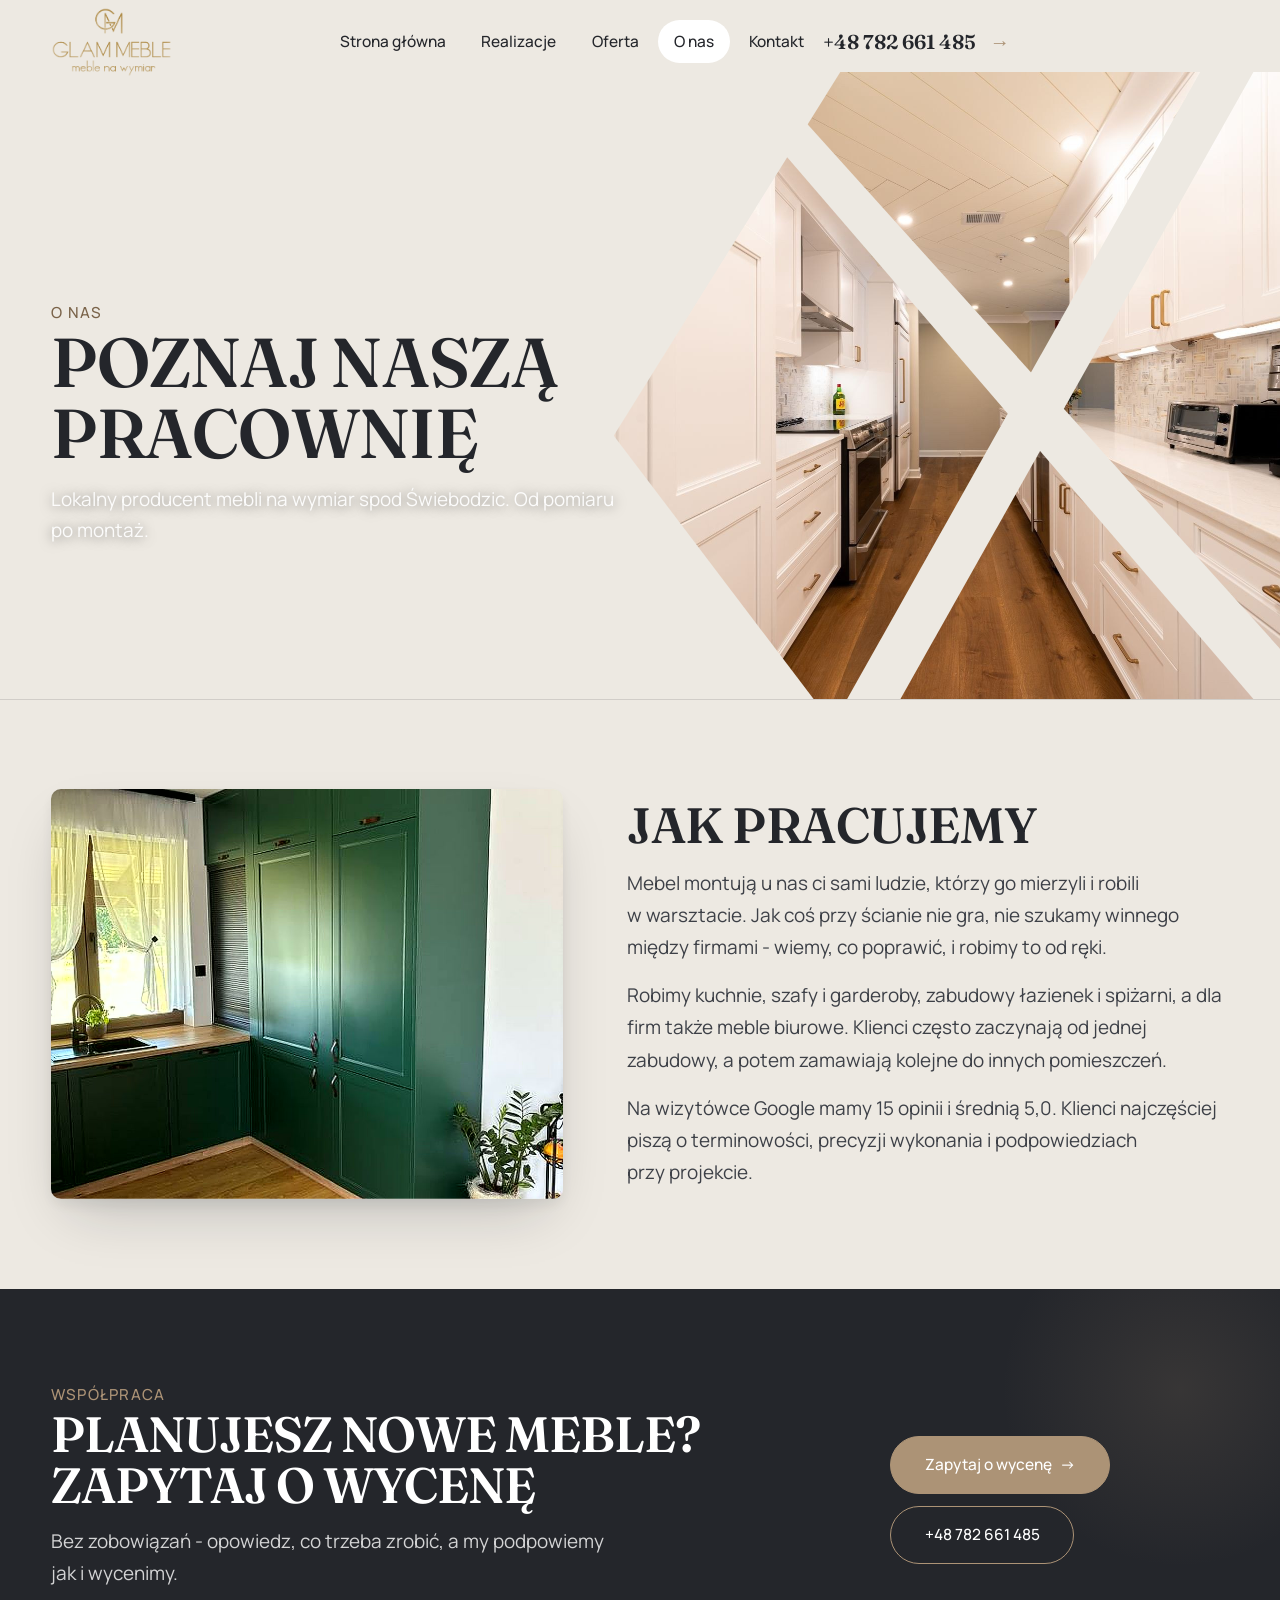
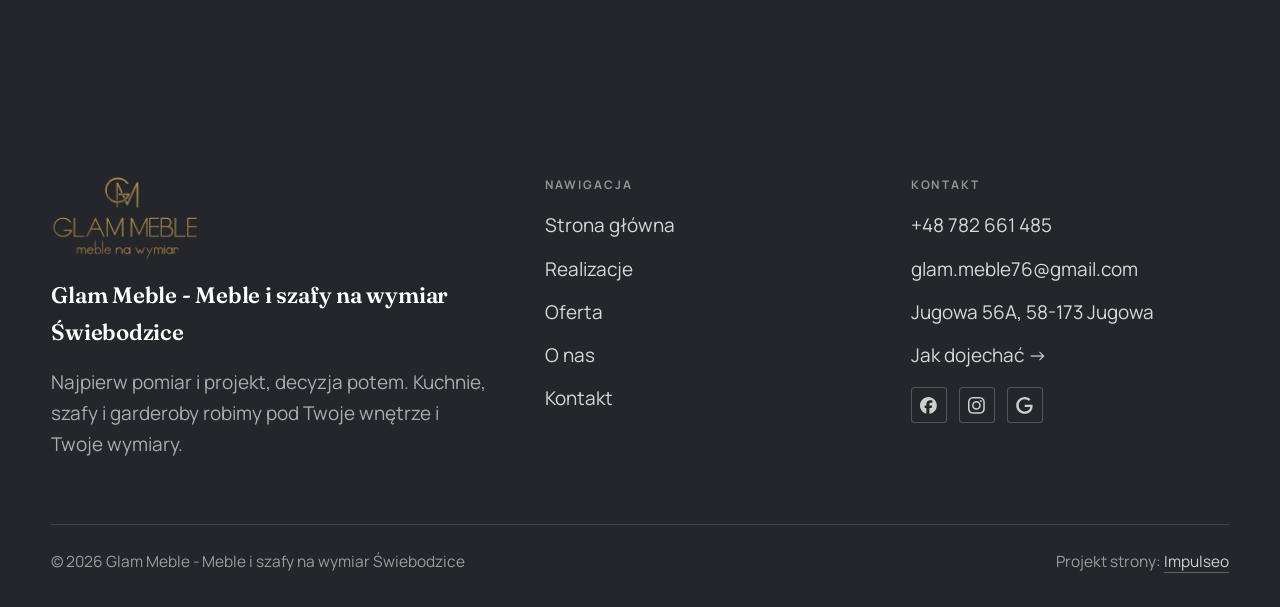
<file: o-nas.html>
<!DOCTYPE html>
<html lang="pl">
<head>
<meta charset="UTF-8">
<meta name="viewport" content="width=device-width, initial-scale=1.0">
<title>O nas - Glam Meble - Meble i szafy na wymiar Świebodzice</title>
<meta name="description" content="Meble na wymiar w Świebodzicach: kuchnie, szafy i zabudowy pod Twoje wnętrze. Pomiar, projekt i montaż kuchni, szaf i garderób na wymiar. Zadzwoń: +48 782 661 485.">
<link rel="canonical" href="https://impulseo-pl.github.io/glam-meble-meble-i-szafy-na-wymiar-swiebodzice/o-nas.html">
<meta name="robots" content="noindex, nofollow">
<meta property="og:type" content="website">
<meta property="og:locale" content="pl_PL">
<meta property="og:site_name" content="Glam Meble - Meble i szafy na wymiar Świebodzice">
<meta property="og:title" content="O nas - Glam Meble - Meble i szafy na wymiar Świebodzice">
<meta property="og:description" content="Meble na wymiar w Świebodzicach: kuchnie, szafy i zabudowy pod Twoje wnętrze. Pomiar, projekt i montaż kuchni, szaf i garderób na wymiar. Zadzwoń: +48 782 661 485.">
<meta property="og:url" content="https://impulseo-pl.github.io/glam-meble-meble-i-szafy-na-wymiar-swiebodzice/o-nas.html">
<meta property="og:image" content="https://impulseo-pl.github.io/glam-meble-meble-i-szafy-na-wymiar-swiebodzice/img/og.jpg">
<meta property="og:image:width" content="1200">
<meta property="og:image:height" content="630">
<meta name="twitter:card" content="summary_large_image">
<link rel="preconnect" href="https://fonts.googleapis.com">
<link rel="preconnect" href="https://fonts.gstatic.com" crossorigin>
<link href="https://fonts.googleapis.com/css2?family=Fraunces:opsz,wght@9..144,500;9..144,600&family=Manrope:wght@400;500;600&display=swap" rel="stylesheet">
<link rel="preconnect" href="https://api.fontshare.com" crossorigin>
<link href="https://api.fontshare.com/v2/css?f[]=satoshi@400,500,700&display=swap" rel="stylesheet">
<link rel="stylesheet" href="assets/styles.css?v=4cec102a">
<link rel="stylesheet" href="assets/klind.css?v=1">
</head>
<body>

<header class="nav">
  <div class="wrap nav-inner">
    <a class="brand brand-has-logo" href="index.html"><img class="brand-logo" src="img/logo.png" alt="Glam Meble - Meble i szafy na wymiar Świebodzice" width="603" height="350" decoding="async"></a>
    <nav class="nav-links">
      <a href="index.html">Strona główna</a>
      <a href="realizacje.html">Realizacje</a>
      <a href="oferta.html">Oferta</a>
      <a href="o-nas.html" class="active" aria-current="page">O nas</a>
      <a href="kontakt.html">Kontakt</a>
      <a href="tel:+48782661485" class="btn btn-accent nav-tel">+48 782 661 485<span class="arr">→</span></a>
    </nav>
    <button class="nav-toggle" aria-label="Menu"><span></span><span></span><span></span></button>
  </div>
</header>

<main>
<section class="pagehead">
  <img src="img/g16.jpg" alt="Glam Meble - Meble i szafy na wymiar Świebodzice - Poznaj naszą pracownię" width="1880" height="1253" decoding="async">
  <div class="wrap">
    <span class="eyebrow">O nas</span>
    <h1>Poznaj naszą pracownię</h1>
    <p>Lokalny producent mebli na wymiar spod Świebodzic. Od pomiaru po montaż.</p>
  </div>
</section>
<section>
  <div class="wrap split">
    <div class="split-art reveal"><img src="img/g1.jpg" alt="Glam Meble - Meble i szafy na wymiar Świebodzice" loading="lazy" width="972" height="1296" decoding="async"></div>
    <div class="split-copy reveal">
      <h2>Jak pracujemy</h2>
      <p class="muted">Mebel montują u nas ci sami ludzie, którzy go mierzyli i robili w warsztacie. Jak coś przy ścianie nie gra, nie szukamy winnego między firmami - wiemy, co poprawić, i robimy to od ręki.</p>
      <p class="muted">Robimy kuchnie, szafy i garderoby, zabudowy łazienek i spiżarni, a dla firm także meble biurowe. Klienci często zaczynają od jednej zabudowy, a potem zamawiają kolejne do innych pomieszczeń.</p>
      <p class="muted">Na wizytówce Google mamy 15 opinii i średnią 5,0. Klienci najczęściej piszą o terminowości, precyzji wykonania i podpowiedziach przy projekcie.</p>
    </div>
  </div>
</section>


<section class="cta">
  <div class="wrap">
    <div class="reveal">
      <span class="eyebrow">Współpraca</span>
      <h2>Planujesz nowe meble? Zapytaj o wycenę</h2>
      <p>Bez zobowiązań - opowiedz, co trzeba zrobić, a my podpowiemy jak i wycenimy.</p>
    </div>
    <div class="cta-actions reveal">
      <a href="kontakt.html" class="btn btn-light">Zapytaj o wycenę <span class="arr">→</span></a>
      <a href="tel:+48782661485" class="btn btn-ghost btn-ghost-cta">+48 782 661 485</a>
    </div>
  </div>
</section>
</main>

<footer>
  <div class="wrap">
    <div class="foot-grid">
      <div class="foot-brand">
        <img class="foot-logo" src="img/logo.png" alt="Glam Meble" width="603" height="350" loading="lazy" decoding="async">
        <div class="name">Glam Meble - Meble i szafy na wymiar Świebodzice</div>
        <p>Najpierw pomiar i projekt, decyzja potem. Kuchnie, szafy i garderoby robimy pod Twoje wnętrze i Twoje wymiary.</p>
      </div>
      <div class="foot-col">
        <h4>Nawigacja</h4>
        <a href="index.html">Strona główna</a>
        <a href="realizacje.html">Realizacje</a>
        <a href="oferta.html">Oferta</a>
        <a href="o-nas.html">O nas</a>
        <a href="kontakt.html">Kontakt</a>
      </div>
      <div class="foot-col">
        <h4>Kontakt</h4>
        <a href="tel:+48782661485">+48 782 661 485</a>
        <a href="mailto:glam.meble76@gmail.com">glam.meble76@gmail.com</a>
        <p>Jugowa 56A, 58-173 Jugowa</p>
        <a href="https://www.google.com/maps?cid=4257442915311212069" target="_blank" rel="noopener">Jak dojechać →</a>
      <div class="foot-soc">
        <a class="soc" href="https://www.facebook.com/p/Glam-Meble-61574388712407/" target="_blank" rel="noopener" aria-label="Facebook - Glam Meble - Meble i szafy na wymiar Świebodzice"><svg viewBox="0 0 24 24" aria-hidden="true" focusable="false"><path d="M9.101 23.691v-7.98H6.627v-3.667h2.474v-1.58c0-4.085 1.848-5.978 5.858-5.978.401 0 .955.042 1.468.103a8.68 8.68 0 0 1 1.141.195v3.325a8.623 8.623 0 0 0-.653-.036 26.805 26.805 0 0 0-.733-.009c-.707 0-1.259.096-1.675.309a1.686 1.686 0 0 0-.679.622c-.258.42-.374.995-.374 1.752v1.297h3.919l-.386 2.103-.287 1.564h-3.246v8.245C19.396 23.238 24 18.179 24 12.044c0-6.627-5.373-12-12-12s-12 5.373-12 12c0 5.628 3.874 10.35 9.101 11.647Z" fill="currentColor"/></svg></a>
        <a class="soc" href="https://www.instagram.com/glam_meble_/" target="_blank" rel="noopener" aria-label="Instagram - Glam Meble - Meble i szafy na wymiar Świebodzice"><svg viewBox="0 0 24 24" aria-hidden="true" focusable="false"><path d="M7.0301.084c-1.2768.0602-2.1487.264-2.911.5634-.7888.3075-1.4575.72-2.1228 1.3877-.6652.6677-1.075 1.3368-1.3802 2.127-.2954.7638-.4956 1.6365-.552 2.914-.0564 1.2775-.0689 1.6882-.0626 4.947.0062 3.2586.0206 3.6671.0825 4.9473.061 1.2765.264 2.1482.5635 2.9107.308.7889.72 1.4573 1.388 2.1228.6679.6655 1.3365 1.0743 2.1285 1.38.7632.295 1.6361.4961 2.9134.552 1.2773.056 1.6884.069 4.9462.0627 3.2578-.0062 3.668-.0207 4.9478-.0814 1.28-.0607 2.147-.2652 2.9098-.5633.7889-.3086 1.4578-.72 2.1228-1.3881.665-.6682 1.0745-1.3378 1.3795-2.1284.2957-.7632.4966-1.636.552-2.9124.056-1.2809.0692-1.6898.063-4.948-.0063-3.2583-.021-3.6668-.0817-4.9465-.0607-1.2797-.264-2.1487-.5633-2.9117-.3084-.7889-.72-1.4568-1.3876-2.1228C21.2982 1.33 20.628.9208 19.8378.6165 19.074.321 18.2017.1197 16.9244.0645 15.6471.0093 15.236-.005 11.977.0014 8.718.0076 8.31.0215 7.0301.0839m.1402 21.6932c-1.17-.0509-1.8053-.2453-2.2287-.408-.5606-.216-.96-.4771-1.3819-.895-.422-.4178-.6811-.8186-.9-1.378-.1644-.4234-.3624-1.058-.4171-2.228-.0595-1.2645-.072-1.6442-.079-4.848-.007-3.2037.0053-3.583.0607-4.848.05-1.169.2456-1.805.408-2.2282.216-.5613.4762-.96.895-1.3816.4188-.4217.8184-.6814 1.3783-.9003.423-.1651 1.0575-.3614 2.227-.4171 1.2655-.06 1.6447-.072 4.848-.079 3.2033-.007 3.5835.005 4.8495.0608 1.169.0508 1.8053.2445 2.228.408.5608.216.96.4754 1.3816.895.4217.4194.6816.8176.9005 1.3787.1653.4217.3617 1.056.4169 2.2263.0602 1.2655.0739 1.645.0796 4.848.0058 3.203-.0055 3.5834-.061 4.848-.051 1.17-.245 1.8055-.408 2.2294-.216.5604-.4763.96-.8954 1.3814-.419.4215-.8181.6811-1.3783.9-.4224.1649-1.0577.3617-2.2262.4174-1.2656.0595-1.6448.072-4.8493.079-3.2045.007-3.5825-.006-4.848-.0608M16.953 5.5864A1.44 1.44 0 1 0 18.39 4.144a1.44 1.44 0 0 0-1.437 1.4424M5.8385 12.012c.0067 3.4032 2.7706 6.1557 6.173 6.1493 3.4026-.0065 6.157-2.7701 6.1506-6.1733-.0065-3.4032-2.771-6.1565-6.174-6.1498-3.403.0067-6.156 2.771-6.1496 6.1738M8 12.0077a4 4 0 1 1 4.008 3.9921A3.9996 3.9996 0 0 1 8 12.0077" fill="currentColor"/></svg></a>
        <a class="soc" href="https://www.google.com/maps?cid=4257442915311212069" target="_blank" rel="noopener" aria-label="Google - Glam Meble - Meble i szafy na wymiar Świebodzice"><svg viewBox="0 0 24 24" aria-hidden="true" focusable="false"><path d="M12.48 10.92v3.28h7.84c-.24 1.84-.853 3.187-1.787 4.133-1.147 1.147-2.933 2.4-6.053 2.4-4.827 0-8.6-3.893-8.6-8.72s3.773-8.72 8.6-8.72c2.6 0 4.507 1.027 5.907 2.347l2.307-2.307C18.747 1.44 16.133 0 12.48 0 5.867 0 .307 5.387.307 12s5.56 12 12.173 12c3.573 0 6.267-1.173 8.373-3.36 2.16-2.16 2.84-5.213 2.84-7.667 0-.76-.053-1.467-.173-2.053H12.48z" fill="currentColor"/></svg></a>
      </div>
      </div>
    </div>
    <div class="foot-bot">
      <span>© 2026 Glam Meble - Meble i szafy na wymiar Świebodzice</span>
      <span>Projekt strony: <a class="foot-credit" href="https://impulseo.pl" target="_blank" rel="noopener">Impulseo</a></span>
    </div>
  </div>
</footer>
<div class="sticky-reserve"><a class="sr-book" href="kontakt.html">Zapytaj o wycenę</a><a class="sr-call" href="tel:+48782661485" aria-label="Zadzwoń"><svg class="ico-tel" width="16" height="16" viewBox="0 0 24 24" fill="none" aria-hidden="true"><path d="M6.6 10.8a15.5 15.5 0 0 0 6.6 6.6l2.2-2.2a1 1 0 0 1 1-.24 11.4 11.4 0 0 0 3.6.58 1 1 0 0 1 1 1V20a1 1 0 0 1-1 1A17 17 0 0 1 3 4a1 1 0 0 1 1-1h3.5a1 1 0 0 1 1 1c0 1.25.2 2.46.58 3.6a1 1 0 0 1-.25 1l-2.23 2.2Z" fill="currentColor"/></svg></a></div>
<div class="demo-wazne" data-do="2026-10-28" data-cykl="3" hidden><svg class="dw-ico" width="13" height="13" viewBox="0 0 24 24" fill="none" aria-hidden="true"><circle cx="12" cy="12" r="8.6" stroke="currentColor" stroke-width="1.8"/><path d="M12 7.2V12l3.3 2" stroke="currentColor" stroke-width="1.8" stroke-linecap="round"/></svg><span class="dw-txt"></span></div>

<script src="assets/main.js"></script>
</body>
</html>
</file>
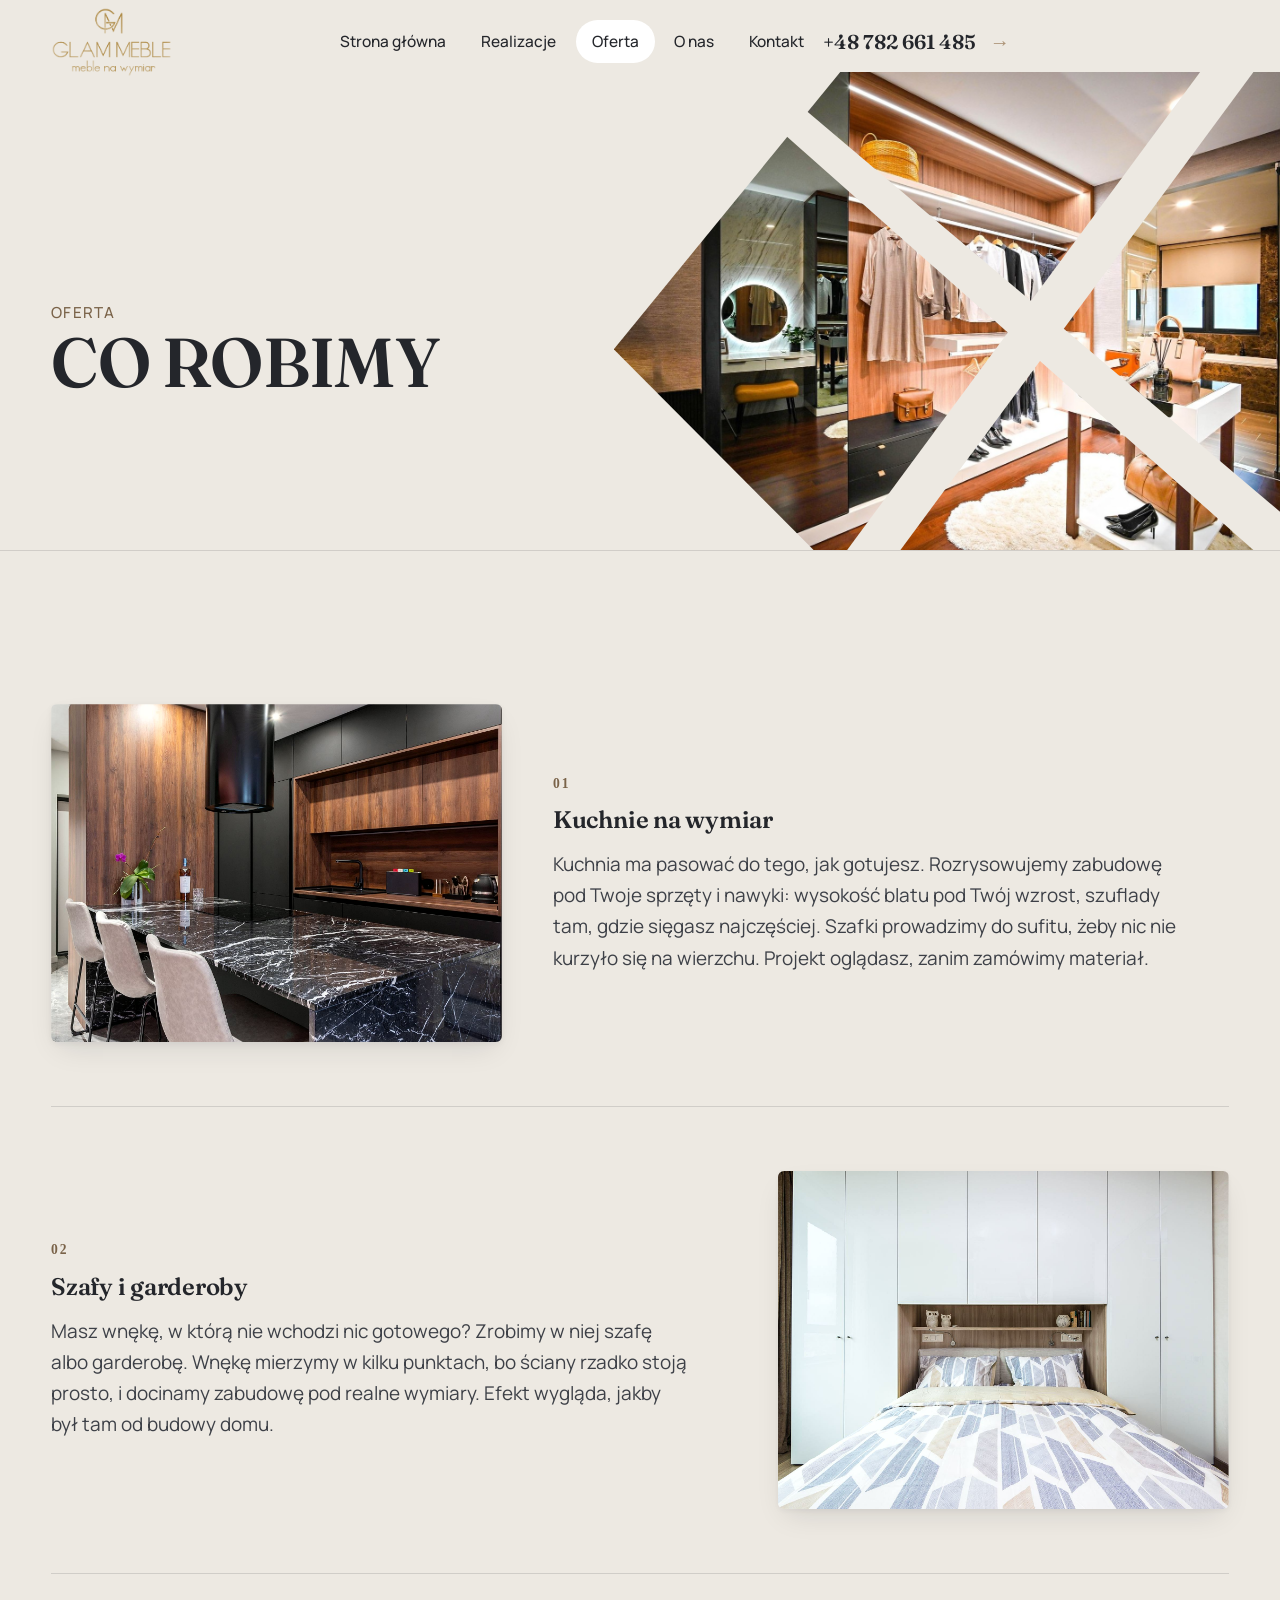
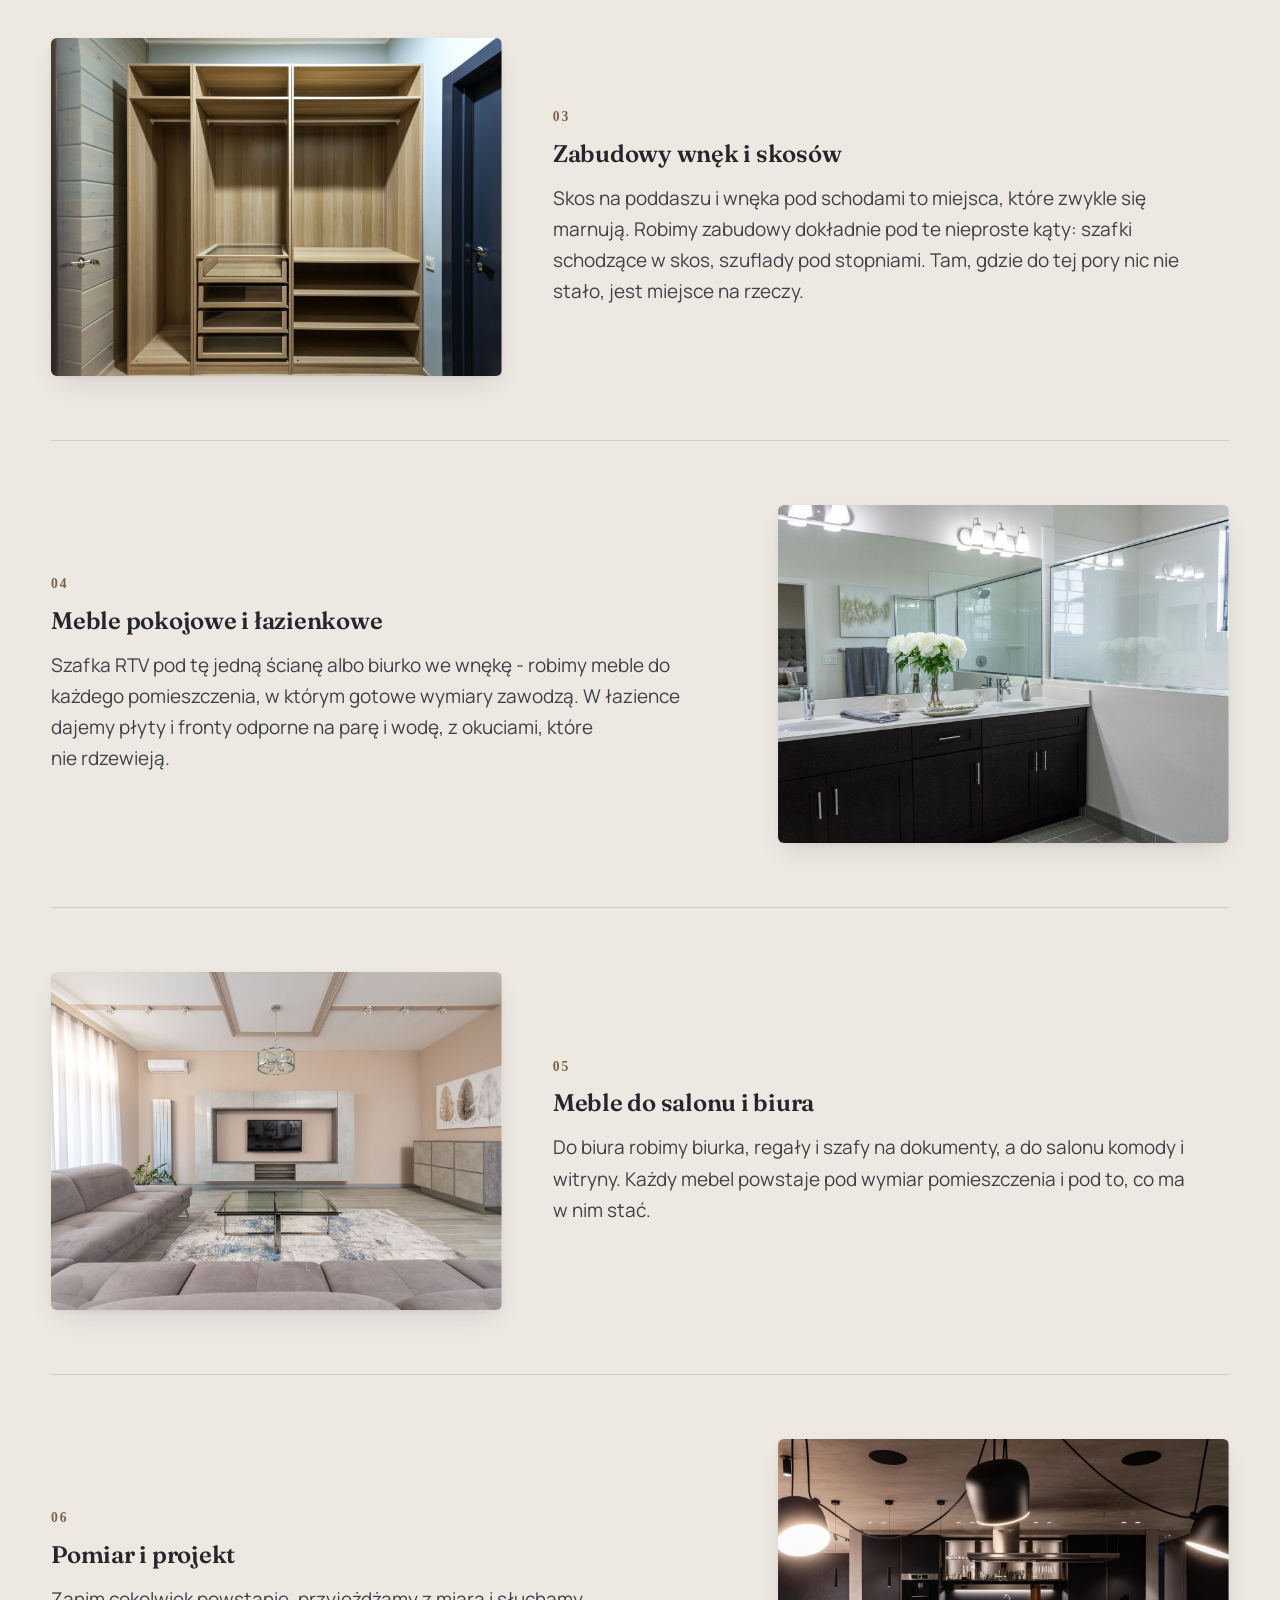
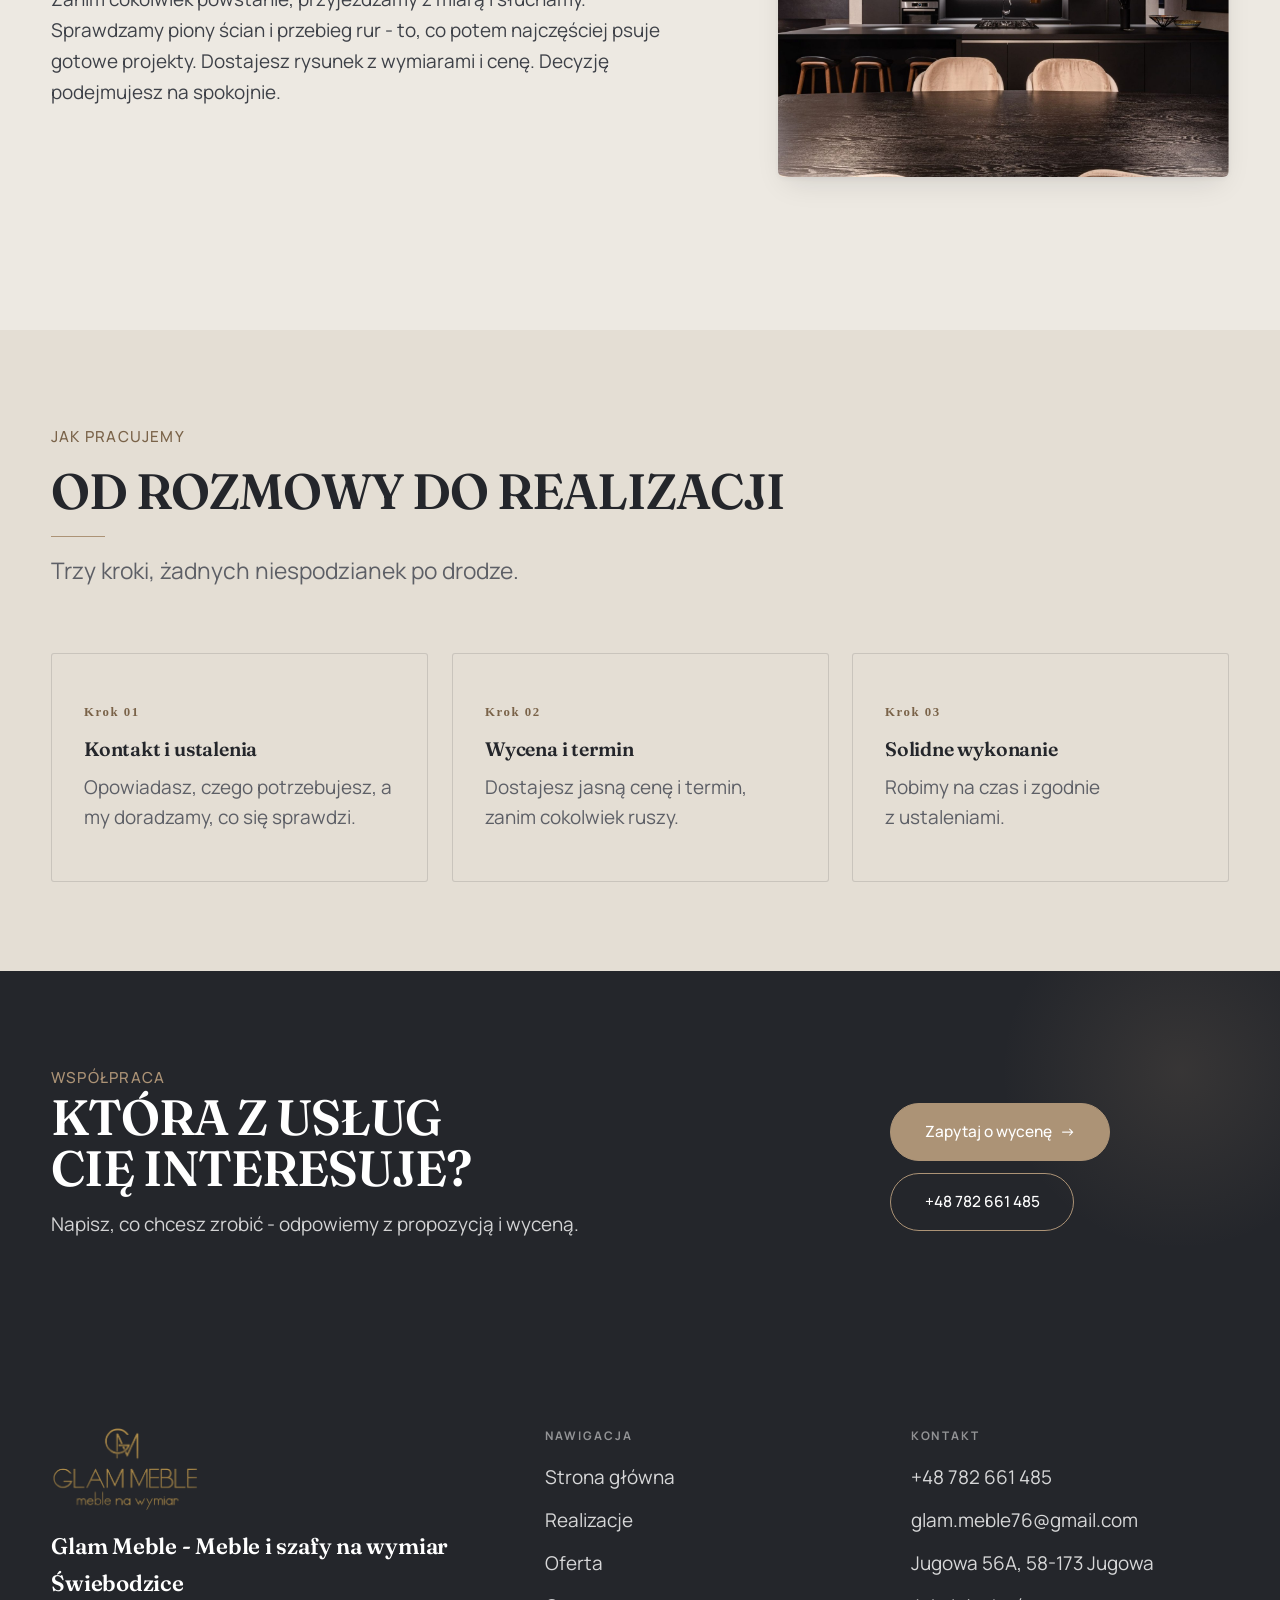
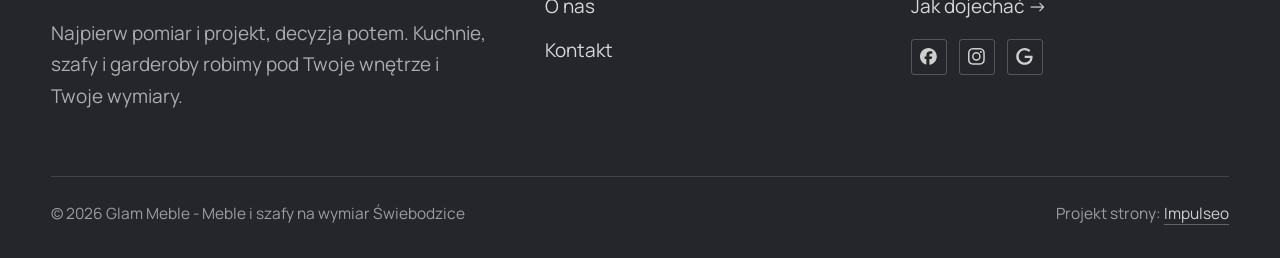
<file: oferta.html>
<!DOCTYPE html>
<html lang="pl">
<head>
<meta charset="UTF-8">
<meta name="viewport" content="width=device-width, initial-scale=1.0">
<title>Oferta - Glam Meble - Meble i szafy na wymiar Świebodzice</title>
<meta name="description" content="Meble na wymiar w Świebodzicach: kuchnie, szafy i zabudowy pod Twoje wnętrze. Pomiar, projekt i montaż kuchni, szaf i garderób na wymiar. Zadzwoń: +48 782 661 485.">
<link rel="canonical" href="https://impulseo-pl.github.io/glam-meble-meble-i-szafy-na-wymiar-swiebodzice/oferta.html">
<meta name="robots" content="noindex, nofollow">
<meta property="og:type" content="website">
<meta property="og:locale" content="pl_PL">
<meta property="og:site_name" content="Glam Meble - Meble i szafy na wymiar Świebodzice">
<meta property="og:title" content="Oferta - Glam Meble - Meble i szafy na wymiar Świebodzice">
<meta property="og:description" content="Meble na wymiar w Świebodzicach: kuchnie, szafy i zabudowy pod Twoje wnętrze. Pomiar, projekt i montaż kuchni, szaf i garderób na wymiar. Zadzwoń: +48 782 661 485.">
<meta property="og:url" content="https://impulseo-pl.github.io/glam-meble-meble-i-szafy-na-wymiar-swiebodzice/oferta.html">
<meta property="og:image" content="https://impulseo-pl.github.io/glam-meble-meble-i-szafy-na-wymiar-swiebodzice/img/og.jpg">
<meta property="og:image:width" content="1200">
<meta property="og:image:height" content="630">
<meta name="twitter:card" content="summary_large_image">
<link rel="preconnect" href="https://fonts.googleapis.com">
<link rel="preconnect" href="https://fonts.gstatic.com" crossorigin>
<link href="https://fonts.googleapis.com/css2?family=Fraunces:opsz,wght@9..144,500;9..144,600&family=Manrope:wght@400;500;600&display=swap" rel="stylesheet">
<link rel="preconnect" href="https://api.fontshare.com" crossorigin>
<link href="https://api.fontshare.com/v2/css?f[]=satoshi@400,500,700&display=swap" rel="stylesheet">
<link rel="stylesheet" href="assets/styles.css?v=4cec102a">
<link rel="stylesheet" href="assets/klind.css?v=1">
</head>
<body>

<header class="nav">
  <div class="wrap nav-inner">
    <a class="brand brand-has-logo" href="index.html"><img class="brand-logo" src="img/logo.png" alt="Glam Meble - Meble i szafy na wymiar Świebodzice" width="603" height="350" decoding="async"></a>
    <nav class="nav-links">
      <a href="index.html">Strona główna</a>
      <a href="realizacje.html">Realizacje</a>
      <a href="oferta.html" class="active" aria-current="page">Oferta</a>
      <a href="o-nas.html">O nas</a>
      <a href="kontakt.html">Kontakt</a>
      <a href="tel:+48782661485" class="btn btn-accent nav-tel">+48 782 661 485<span class="arr">→</span></a>
    </nav>
    <button class="nav-toggle" aria-label="Menu"><span></span><span></span><span></span></button>
  </div>
</header>

<main>
<section class="pagehead">
  <img src="img/g13.jpg" alt="Glam Meble - Meble i szafy na wymiar Świebodzice - Co robimy" width="1600" height="1068" decoding="async">
  <div class="wrap">
    <span class="eyebrow">Oferta</span>
    <h1>Co robimy</h1>
  </div>
</section>
<section>
  <div class="wrap">
    <div class="svc-row reveal">
      <div class="svc-row-art"><img src="img/g8.jpg" alt="Kuchnie na wymiar" loading="lazy" width="1713" height="1300" decoding="async"></div>
      <div>
        <span class="num">01</span>
        <h3>Kuchnie na wymiar</h3>
        <p class="muted">Kuchnia ma pasować do tego, jak gotujesz. Rozrysowujemy zabudowę pod Twoje sprzęty i nawyki: wysokość blatu pod Twój wzrost, szuflady tam, gdzie sięgasz najczęściej. Szafki prowadzimy do sufitu, żeby nic nie kurzyło się na wierzchu. Projekt oglądasz, zanim zamówimy materiał.</p>
      </div>
    </div>
    <div class="svc-row rev reveal">
      <div class="svc-row-art"><img src="img/g5.jpg" alt="Szafy i garderoby" loading="lazy" width="1880" height="1255" decoding="async"></div>
      <div>
        <span class="num">02</span>
        <h3>Szafy i garderoby</h3>
        <p class="muted">Masz wnękę, w którą nie wchodzi nic gotowego? Zrobimy w niej szafę albo garderobę. Wnękę mierzymy w kilku punktach, bo ściany rzadko stoją prosto, i docinamy zabudowę pod realne wymiary. Efekt wygląda, jakby był tam od budowy domu.</p>
      </div>
    </div>
    <div class="svc-row reveal">
      <div class="svc-row-art"><img src="img/g9.jpg" alt="Zabudowy wnęk i skosów" loading="lazy" width="1600" height="1068" decoding="async"></div>
      <div>
        <span class="num">03</span>
        <h3>Zabudowy wnęk i skosów</h3>
        <p class="muted">Skos na poddaszu i wnęka pod schodami to miejsca, które zwykle się marnują. Robimy zabudowy dokładnie pod te nieproste kąty: szafki schodzące w skos, szuflady pod stopniami. Tam, gdzie do tej pory nic nie stało, jest miejsce na rzeczy.</p>
      </div>
    </div>
    <div class="svc-row rev reveal">
      <div class="svc-row-art"><img src="img/g10.jpg" alt="Meble pokojowe i łazienkowe" loading="lazy" width="1600" height="1066" decoding="async"></div>
      <div>
        <span class="num">04</span>
        <h3>Meble pokojowe i łazienkowe</h3>
        <p class="muted">Szafka RTV pod tę jedną ścianę albo biurko we wnękę - robimy meble do każdego pomieszczenia, w którym gotowe wymiary zawodzą. W łazience dajemy płyty i fronty odporne na parę i wodę, z okuciami, które nie rdzewieją. </p>
      </div>
    </div>
    <div class="svc-row reveal">
      <div class="svc-row-art"><img src="img/g11.jpg" alt="Meble do salonu i biura" loading="lazy" width="1600" height="1068" decoding="async"></div>
      <div>
        <span class="num">05</span>
        <h3>Meble do salonu i biura</h3>
        <p class="muted">Do biura robimy biurka, regały i szafy na dokumenty, a do salonu komody i witryny. Każdy mebel powstaje pod wymiar pomieszczenia i pod to, co ma w nim stać.</p>
      </div>
    </div>
    <div class="svc-row rev reveal">
      <div class="svc-row-art"><img src="img/g12.jpg" alt="Pomiar i projekt" loading="lazy" width="1600" height="1067" decoding="async"></div>
      <div>
        <span class="num">06</span>
        <h3>Pomiar i projekt</h3>
        <p class="muted">Zanim cokolwiek powstanie, przyjeżdżamy z miarą i słuchamy. Sprawdzamy piony ścian i przebieg rur - to, co potem najczęściej psuje gotowe projekty. Dostajesz rysunek z wymiarami i cenę. Decyzję podejmujesz na spokojnie.</p>
      </div>
    </div>
  </div>
</section>
<section class="trust">
  <div class="wrap">
    <div class="head reveal">
      <span class="eyebrow">Jak pracujemy</span>
      <h2>Od rozmowy do realizacji</h2>
      <p>Trzy kroki, żadnych niespodzianek po drodze.</p>
    </div>
    <div class="svc-grid">
      <div class="svc reveal"><div class="ic">Krok 01</div><h3>Kontakt i ustalenia</h3><p>Opowiadasz, czego potrzebujesz, a my doradzamy, co się sprawdzi.</p></div>
      <div class="svc reveal"><div class="ic">Krok 02</div><h3>Wycena i termin</h3><p>Dostajesz jasną cenę i termin, zanim cokolwiek ruszy.</p></div>
      <div class="svc reveal"><div class="ic">Krok 03</div><h3>Solidne wykonanie</h3><p>Robimy na czas i zgodnie z ustaleniami.</p></div>
    </div>
  </div>
</section>
<section class="cta">
  <div class="wrap">
    <div class="reveal">
      <span class="eyebrow">Współpraca</span>
      <h2>Która z usług Cię interesuje?</h2>
      <p>Napisz, co chcesz zrobić - odpowiemy z propozycją i wyceną.</p>
    </div>
    <div class="cta-actions reveal">
      <a href="kontakt.html" class="btn btn-light">Zapytaj o wycenę <span class="arr">→</span></a>
      <a href="tel:+48782661485" class="btn btn-ghost btn-ghost-cta">+48 782 661 485</a>
    </div>
  </div>
</section>
</main>

<footer>
  <div class="wrap">
    <div class="foot-grid">
      <div class="foot-brand">
        <img class="foot-logo" src="img/logo.png" alt="Glam Meble" width="603" height="350" loading="lazy" decoding="async">
        <div class="name">Glam Meble - Meble i szafy na wymiar Świebodzice</div>
        <p>Najpierw pomiar i projekt, decyzja potem. Kuchnie, szafy i garderoby robimy pod Twoje wnętrze i Twoje wymiary.</p>
      </div>
      <div class="foot-col">
        <h4>Nawigacja</h4>
        <a href="index.html">Strona główna</a>
        <a href="realizacje.html">Realizacje</a>
        <a href="oferta.html">Oferta</a>
        <a href="o-nas.html">O nas</a>
        <a href="kontakt.html">Kontakt</a>
      </div>
      <div class="foot-col">
        <h4>Kontakt</h4>
        <a href="tel:+48782661485">+48 782 661 485</a>
        <a href="mailto:glam.meble76@gmail.com">glam.meble76@gmail.com</a>
        <p>Jugowa 56A, 58-173 Jugowa</p>
        <a href="https://www.google.com/maps?cid=4257442915311212069" target="_blank" rel="noopener">Jak dojechać →</a>
      <div class="foot-soc">
        <a class="soc" href="https://www.facebook.com/p/Glam-Meble-61574388712407/" target="_blank" rel="noopener" aria-label="Facebook - Glam Meble - Meble i szafy na wymiar Świebodzice"><svg viewBox="0 0 24 24" aria-hidden="true" focusable="false"><path d="M9.101 23.691v-7.98H6.627v-3.667h2.474v-1.58c0-4.085 1.848-5.978 5.858-5.978.401 0 .955.042 1.468.103a8.68 8.68 0 0 1 1.141.195v3.325a8.623 8.623 0 0 0-.653-.036 26.805 26.805 0 0 0-.733-.009c-.707 0-1.259.096-1.675.309a1.686 1.686 0 0 0-.679.622c-.258.42-.374.995-.374 1.752v1.297h3.919l-.386 2.103-.287 1.564h-3.246v8.245C19.396 23.238 24 18.179 24 12.044c0-6.627-5.373-12-12-12s-12 5.373-12 12c0 5.628 3.874 10.35 9.101 11.647Z" fill="currentColor"/></svg></a>
        <a class="soc" href="https://www.instagram.com/glam_meble_/" target="_blank" rel="noopener" aria-label="Instagram - Glam Meble - Meble i szafy na wymiar Świebodzice"><svg viewBox="0 0 24 24" aria-hidden="true" focusable="false"><path d="M7.0301.084c-1.2768.0602-2.1487.264-2.911.5634-.7888.3075-1.4575.72-2.1228 1.3877-.6652.6677-1.075 1.3368-1.3802 2.127-.2954.7638-.4956 1.6365-.552 2.914-.0564 1.2775-.0689 1.6882-.0626 4.947.0062 3.2586.0206 3.6671.0825 4.9473.061 1.2765.264 2.1482.5635 2.9107.308.7889.72 1.4573 1.388 2.1228.6679.6655 1.3365 1.0743 2.1285 1.38.7632.295 1.6361.4961 2.9134.552 1.2773.056 1.6884.069 4.9462.0627 3.2578-.0062 3.668-.0207 4.9478-.0814 1.28-.0607 2.147-.2652 2.9098-.5633.7889-.3086 1.4578-.72 2.1228-1.3881.665-.6682 1.0745-1.3378 1.3795-2.1284.2957-.7632.4966-1.636.552-2.9124.056-1.2809.0692-1.6898.063-4.948-.0063-3.2583-.021-3.6668-.0817-4.9465-.0607-1.2797-.264-2.1487-.5633-2.9117-.3084-.7889-.72-1.4568-1.3876-2.1228C21.2982 1.33 20.628.9208 19.8378.6165 19.074.321 18.2017.1197 16.9244.0645 15.6471.0093 15.236-.005 11.977.0014 8.718.0076 8.31.0215 7.0301.0839m.1402 21.6932c-1.17-.0509-1.8053-.2453-2.2287-.408-.5606-.216-.96-.4771-1.3819-.895-.422-.4178-.6811-.8186-.9-1.378-.1644-.4234-.3624-1.058-.4171-2.228-.0595-1.2645-.072-1.6442-.079-4.848-.007-3.2037.0053-3.583.0607-4.848.05-1.169.2456-1.805.408-2.2282.216-.5613.4762-.96.895-1.3816.4188-.4217.8184-.6814 1.3783-.9003.423-.1651 1.0575-.3614 2.227-.4171 1.2655-.06 1.6447-.072 4.848-.079 3.2033-.007 3.5835.005 4.8495.0608 1.169.0508 1.8053.2445 2.228.408.5608.216.96.4754 1.3816.895.4217.4194.6816.8176.9005 1.3787.1653.4217.3617 1.056.4169 2.2263.0602 1.2655.0739 1.645.0796 4.848.0058 3.203-.0055 3.5834-.061 4.848-.051 1.17-.245 1.8055-.408 2.2294-.216.5604-.4763.96-.8954 1.3814-.419.4215-.8181.6811-1.3783.9-.4224.1649-1.0577.3617-2.2262.4174-1.2656.0595-1.6448.072-4.8493.079-3.2045.007-3.5825-.006-4.848-.0608M16.953 5.5864A1.44 1.44 0 1 0 18.39 4.144a1.44 1.44 0 0 0-1.437 1.4424M5.8385 12.012c.0067 3.4032 2.7706 6.1557 6.173 6.1493 3.4026-.0065 6.157-2.7701 6.1506-6.1733-.0065-3.4032-2.771-6.1565-6.174-6.1498-3.403.0067-6.156 2.771-6.1496 6.1738M8 12.0077a4 4 0 1 1 4.008 3.9921A3.9996 3.9996 0 0 1 8 12.0077" fill="currentColor"/></svg></a>
        <a class="soc" href="https://www.google.com/maps?cid=4257442915311212069" target="_blank" rel="noopener" aria-label="Google - Glam Meble - Meble i szafy na wymiar Świebodzice"><svg viewBox="0 0 24 24" aria-hidden="true" focusable="false"><path d="M12.48 10.92v3.28h7.84c-.24 1.84-.853 3.187-1.787 4.133-1.147 1.147-2.933 2.4-6.053 2.4-4.827 0-8.6-3.893-8.6-8.72s3.773-8.72 8.6-8.72c2.6 0 4.507 1.027 5.907 2.347l2.307-2.307C18.747 1.44 16.133 0 12.48 0 5.867 0 .307 5.387.307 12s5.56 12 12.173 12c3.573 0 6.267-1.173 8.373-3.36 2.16-2.16 2.84-5.213 2.84-7.667 0-.76-.053-1.467-.173-2.053H12.48z" fill="currentColor"/></svg></a>
      </div>
      </div>
    </div>
    <div class="foot-bot">
      <span>© 2026 Glam Meble - Meble i szafy na wymiar Świebodzice</span>
      <span>Projekt strony: <a class="foot-credit" href="https://impulseo.pl" target="_blank" rel="noopener">Impulseo</a></span>
    </div>
  </div>
</footer>
<div class="sticky-reserve"><a class="sr-book" href="kontakt.html">Zapytaj o wycenę</a><a class="sr-call" href="tel:+48782661485" aria-label="Zadzwoń"><svg class="ico-tel" width="16" height="16" viewBox="0 0 24 24" fill="none" aria-hidden="true"><path d="M6.6 10.8a15.5 15.5 0 0 0 6.6 6.6l2.2-2.2a1 1 0 0 1 1-.24 11.4 11.4 0 0 0 3.6.58 1 1 0 0 1 1 1V20a1 1 0 0 1-1 1A17 17 0 0 1 3 4a1 1 0 0 1 1-1h3.5a1 1 0 0 1 1 1c0 1.25.2 2.46.58 3.6a1 1 0 0 1-.25 1l-2.23 2.2Z" fill="currentColor"/></svg></a></div>
<div class="demo-wazne" data-do="2026-10-28" data-cykl="3" hidden><svg class="dw-ico" width="13" height="13" viewBox="0 0 24 24" fill="none" aria-hidden="true"><circle cx="12" cy="12" r="8.6" stroke="currentColor" stroke-width="1.8"/><path d="M12 7.2V12l3.3 2" stroke="currentColor" stroke-width="1.8" stroke-linecap="round"/></svg><span class="dw-txt"></span></div>

<script src="assets/main.js"></script>
</body>
</html>
</file>
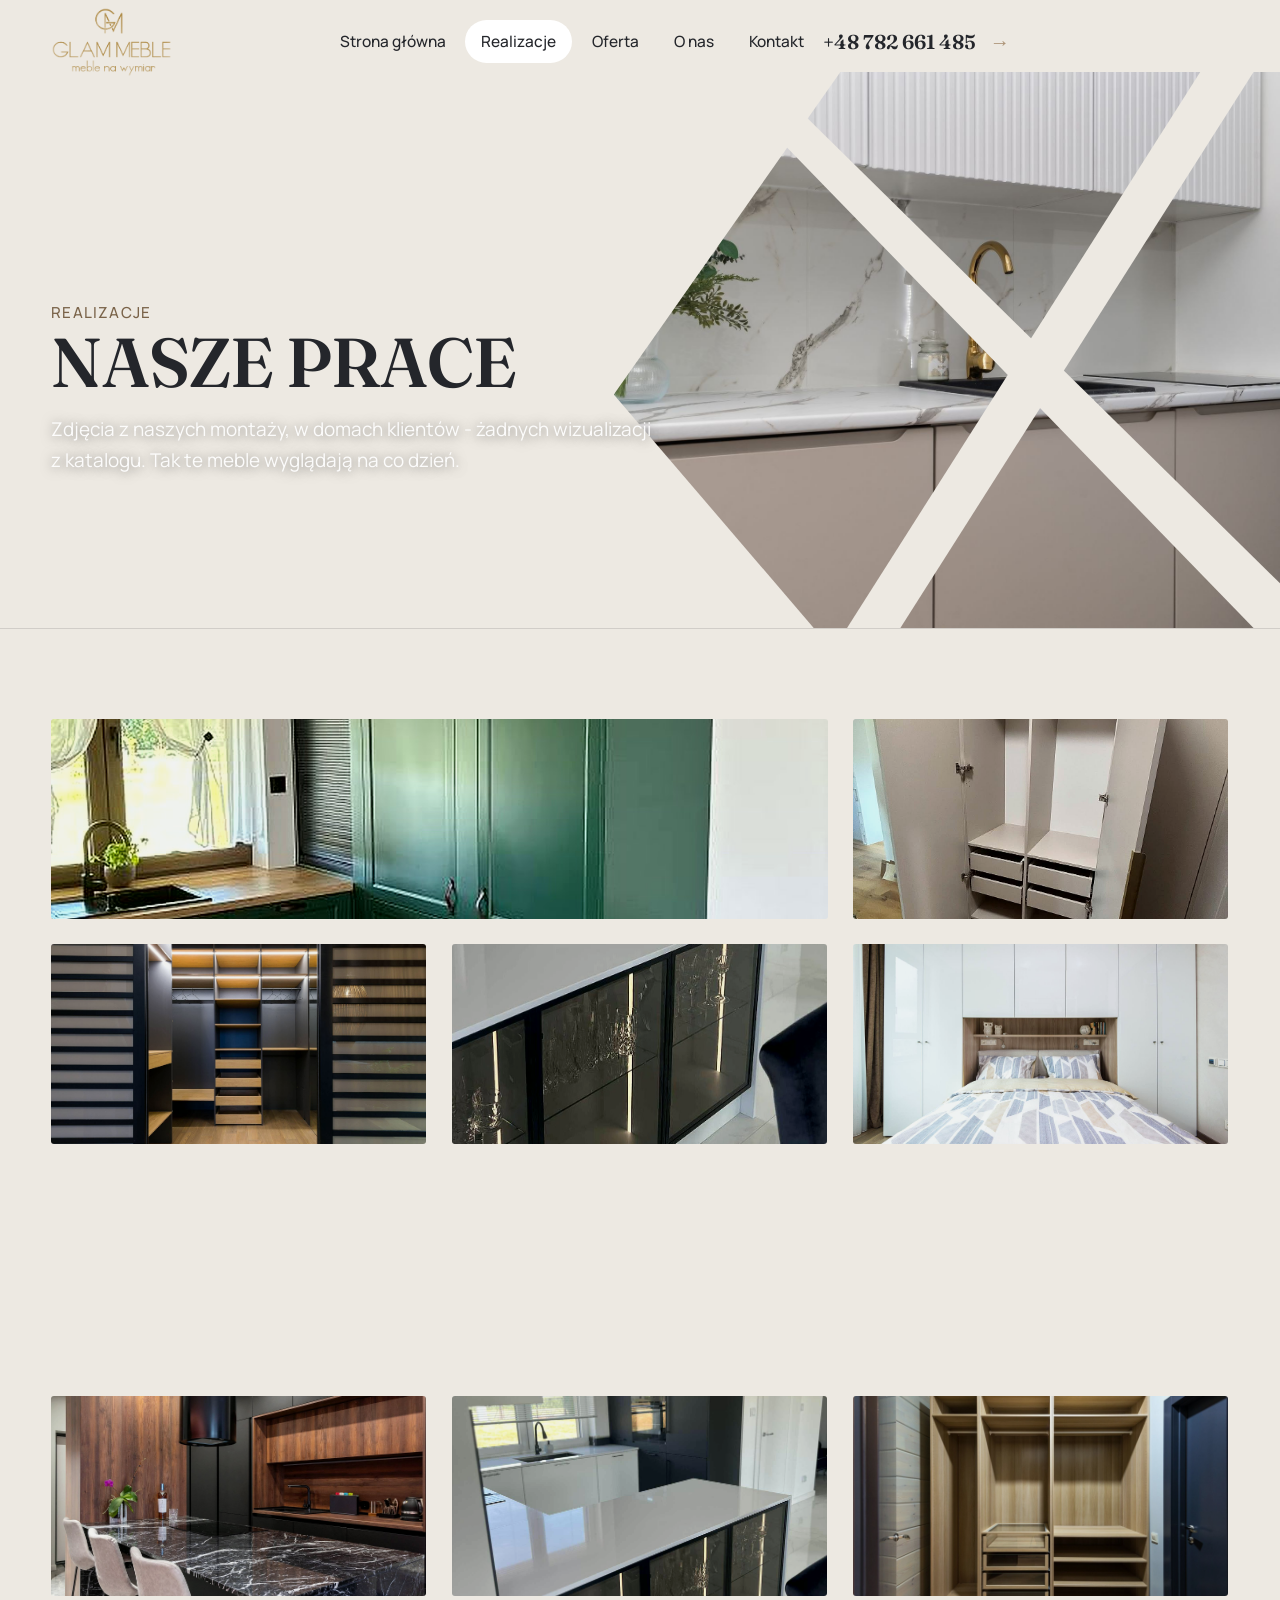
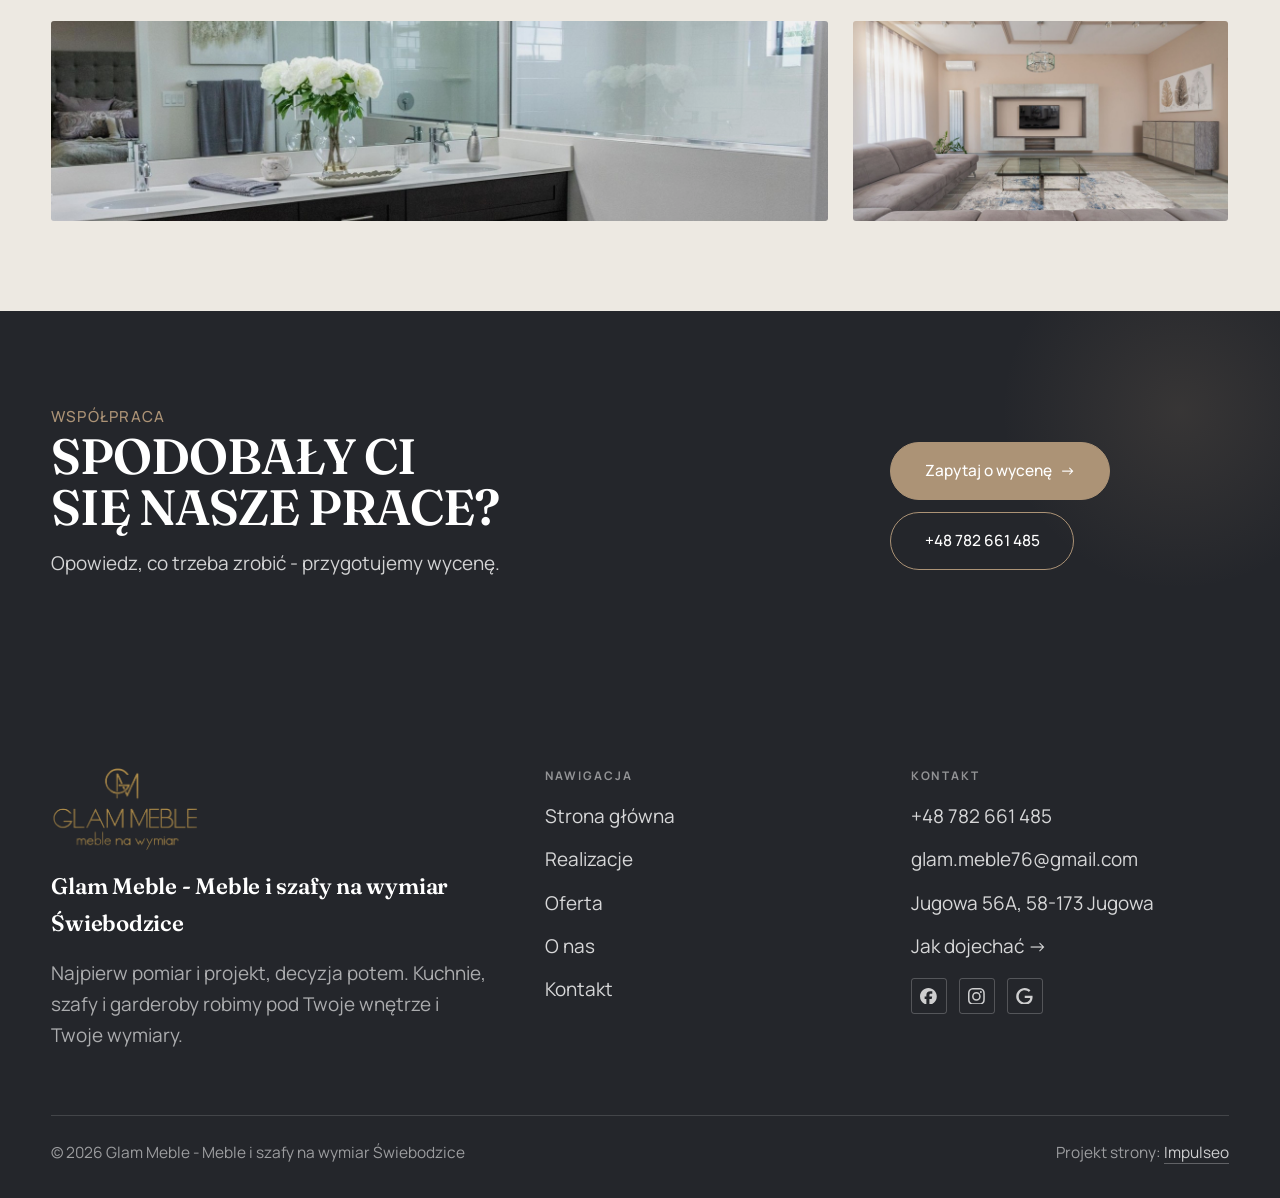
<file: realizacje.html>
<!DOCTYPE html>
<html lang="pl">
<head>
<meta charset="UTF-8">
<meta name="viewport" content="width=device-width, initial-scale=1.0">
<title>Realizacje - Glam Meble - Meble i szafy na wymiar Świebodzice</title>
<meta name="description" content="Realizacje Glam Meble - Meble i szafy na wymiar Świebodzice: Kuchnia na wymiar, Szafa wnękowa, Garderoba, Zabudowa pod skosem, Blat z litego drewna">
<link rel="canonical" href="https://impulseo-pl.github.io/glam-meble-meble-i-szafy-na-wymiar-swiebodzice/realizacje.html">
<meta name="robots" content="noindex, nofollow">
<meta property="og:type" content="website">
<meta property="og:locale" content="pl_PL">
<meta property="og:site_name" content="Glam Meble - Meble i szafy na wymiar Świebodzice">
<meta property="og:title" content="Realizacje - Glam Meble - Meble i szafy na wymiar Świebodzice">
<meta property="og:description" content="Realizacje Glam Meble - Meble i szafy na wymiar Świebodzice: Kuchnia na wymiar, Szafa wnękowa, Garderoba, Zabudowa pod skosem, Blat z litego drewna">
<meta property="og:url" content="https://impulseo-pl.github.io/glam-meble-meble-i-szafy-na-wymiar-swiebodzice/realizacje.html">
<meta property="og:image" content="https://impulseo-pl.github.io/glam-meble-meble-i-szafy-na-wymiar-swiebodzice/img/og.jpg">
<meta property="og:image:width" content="1200">
<meta property="og:image:height" content="630">
<meta name="twitter:card" content="summary_large_image">
<link rel="preconnect" href="https://fonts.googleapis.com">
<link rel="preconnect" href="https://fonts.gstatic.com" crossorigin>
<link href="https://fonts.googleapis.com/css2?family=Fraunces:opsz,wght@9..144,500;9..144,600&family=Manrope:wght@400;500;600&display=swap" rel="stylesheet">
<link rel="preconnect" href="https://api.fontshare.com" crossorigin>
<link href="https://api.fontshare.com/v2/css?f[]=satoshi@400,500,700&display=swap" rel="stylesheet">
<link rel="stylesheet" href="assets/styles.css?v=4cec102a">
<link rel="stylesheet" href="assets/klind.css?v=1">
</head>
<body>

<header class="nav">
  <div class="wrap nav-inner">
    <a class="brand brand-has-logo" href="index.html"><img class="brand-logo" src="img/logo.png" alt="Glam Meble - Meble i szafy na wymiar Świebodzice" width="603" height="350" decoding="async"></a>
    <nav class="nav-links">
      <a href="index.html">Strona główna</a>
      <a href="realizacje.html" class="active" aria-current="page">Realizacje</a>
      <a href="oferta.html">Oferta</a>
      <a href="o-nas.html">O nas</a>
      <a href="kontakt.html">Kontakt</a>
      <a href="tel:+48782661485" class="btn btn-accent nav-tel">+48 782 661 485<span class="arr">→</span></a>
    </nav>
    <button class="nav-toggle" aria-label="Menu"><span></span><span></span><span></span></button>
  </div>
</header>

<main>
<section class="pagehead">
  <img src="img/g15.jpg" alt="Glam Meble - Meble i szafy na wymiar Świebodzice - Nasze prace" width="1880" height="1254" decoding="async">
  <div class="wrap">
    <span class="eyebrow">Realizacje</span>
    <h1>Nasze prace</h1>
    <p>Zdjęcia z naszych montaży, w domach klientów - żadnych wizualizacji z katalogu. Tak te meble wyglądają na co dzień.</p>
  </div>
</section>
<section>
  <div class="wrap">
    <div class="gallery">
      <div class="tile t-two3 reveal"><img src="img/g1.jpg" alt="Glam Meble - Meble i szafy na wymiar Świebodzice" loading="lazy" width="972" height="1296" decoding="async"></div>
      <div class="tile t-third reveal"><img src="img/g2.jpg" alt="Glam Meble - Meble i szafy na wymiar Świebodzice" loading="lazy" width="1080" height="1243" decoding="async"></div>
      <div class="tile t-third reveal"><img src="img/g3.jpg" alt="Glam Meble - Meble i szafy na wymiar Świebodzice" loading="lazy" width="1880" height="1255" decoding="async"></div>
      <div class="tile t-third reveal"><img src="img/g4.jpg" alt="Glam Meble - Meble i szafy na wymiar Świebodzice" loading="lazy" width="953" height="1024" decoding="async"></div>
      <div class="tile t-third reveal"><img src="img/g5.jpg" alt="Glam Meble - Meble i szafy na wymiar Świebodzice" loading="lazy" width="1880" height="1255" decoding="async"></div>
      <div class="tile t-third reveal"><img src="img/g6.jpg" alt="Glam Meble - Meble i szafy na wymiar Świebodzice" loading="lazy" width="1880" height="1225" decoding="async"></div>
      <div class="tile t-two3 reveal"><img src="img/g7.jpg" alt="Glam Meble - Meble i szafy na wymiar Świebodzice" loading="lazy" width="1880" height="1255" decoding="async"></div>
      <div class="tile t-third reveal"><img src="img/g8.jpg" alt="Glam Meble - Meble i szafy na wymiar Świebodzice" loading="lazy" width="1713" height="1300" decoding="async"></div>
      <div class="tile t-third reveal"><img src="img/about.jpg" alt="Glam Meble - Meble i szafy na wymiar Świebodzice" loading="lazy" width="1536" height="2048" decoding="async"></div>
      <div class="tile t-third reveal"><img src="img/g9.jpg" alt="Glam Meble - Meble i szafy na wymiar Świebodzice" loading="lazy" width="1600" height="1068" decoding="async"></div>
      <div class="tile t-two3 reveal"><img src="img/g10.jpg" alt="Glam Meble - Meble i szafy na wymiar Świebodzice" loading="lazy" width="1600" height="1066" decoding="async"></div>
      <div class="tile t-third reveal"><img src="img/g11.jpg" alt="Glam Meble - Meble i szafy na wymiar Świebodzice" loading="lazy" width="1600" height="1068" decoding="async"></div>
    </div>
  </div>
</section>
<section class="cta">
  <div class="wrap">
    <div class="reveal">
      <span class="eyebrow">Współpraca</span>
      <h2>Spodobały Ci się nasze prace?</h2>
      <p>Opowiedz, co trzeba zrobić - przygotujemy wycenę.</p>
    </div>
    <div class="cta-actions reveal">
      <a href="kontakt.html" class="btn btn-light">Zapytaj o wycenę <span class="arr">→</span></a>
      <a href="tel:+48782661485" class="btn btn-ghost btn-ghost-cta">+48 782 661 485</a>
    </div>
  </div>
</section>
</main>

<footer>
  <div class="wrap">
    <div class="foot-grid">
      <div class="foot-brand">
        <img class="foot-logo" src="img/logo.png" alt="Glam Meble" width="603" height="350" loading="lazy" decoding="async">
        <div class="name">Glam Meble - Meble i szafy na wymiar Świebodzice</div>
        <p>Najpierw pomiar i projekt, decyzja potem. Kuchnie, szafy i garderoby robimy pod Twoje wnętrze i Twoje wymiary.</p>
      </div>
      <div class="foot-col">
        <h4>Nawigacja</h4>
        <a href="index.html">Strona główna</a>
        <a href="realizacje.html">Realizacje</a>
        <a href="oferta.html">Oferta</a>
        <a href="o-nas.html">O nas</a>
        <a href="kontakt.html">Kontakt</a>
      </div>
      <div class="foot-col">
        <h4>Kontakt</h4>
        <a href="tel:+48782661485">+48 782 661 485</a>
        <a href="mailto:glam.meble76@gmail.com">glam.meble76@gmail.com</a>
        <p>Jugowa 56A, 58-173 Jugowa</p>
        <a href="https://www.google.com/maps?cid=4257442915311212069" target="_blank" rel="noopener">Jak dojechać →</a>
      <div class="foot-soc">
        <a class="soc" href="https://www.facebook.com/p/Glam-Meble-61574388712407/" target="_blank" rel="noopener" aria-label="Facebook - Glam Meble - Meble i szafy na wymiar Świebodzice"><svg viewBox="0 0 24 24" aria-hidden="true" focusable="false"><path d="M9.101 23.691v-7.98H6.627v-3.667h2.474v-1.58c0-4.085 1.848-5.978 5.858-5.978.401 0 .955.042 1.468.103a8.68 8.68 0 0 1 1.141.195v3.325a8.623 8.623 0 0 0-.653-.036 26.805 26.805 0 0 0-.733-.009c-.707 0-1.259.096-1.675.309a1.686 1.686 0 0 0-.679.622c-.258.42-.374.995-.374 1.752v1.297h3.919l-.386 2.103-.287 1.564h-3.246v8.245C19.396 23.238 24 18.179 24 12.044c0-6.627-5.373-12-12-12s-12 5.373-12 12c0 5.628 3.874 10.35 9.101 11.647Z" fill="currentColor"/></svg></a>
        <a class="soc" href="https://www.instagram.com/glam_meble_/" target="_blank" rel="noopener" aria-label="Instagram - Glam Meble - Meble i szafy na wymiar Świebodzice"><svg viewBox="0 0 24 24" aria-hidden="true" focusable="false"><path d="M7.0301.084c-1.2768.0602-2.1487.264-2.911.5634-.7888.3075-1.4575.72-2.1228 1.3877-.6652.6677-1.075 1.3368-1.3802 2.127-.2954.7638-.4956 1.6365-.552 2.914-.0564 1.2775-.0689 1.6882-.0626 4.947.0062 3.2586.0206 3.6671.0825 4.9473.061 1.2765.264 2.1482.5635 2.9107.308.7889.72 1.4573 1.388 2.1228.6679.6655 1.3365 1.0743 2.1285 1.38.7632.295 1.6361.4961 2.9134.552 1.2773.056 1.6884.069 4.9462.0627 3.2578-.0062 3.668-.0207 4.9478-.0814 1.28-.0607 2.147-.2652 2.9098-.5633.7889-.3086 1.4578-.72 2.1228-1.3881.665-.6682 1.0745-1.3378 1.3795-2.1284.2957-.7632.4966-1.636.552-2.9124.056-1.2809.0692-1.6898.063-4.948-.0063-3.2583-.021-3.6668-.0817-4.9465-.0607-1.2797-.264-2.1487-.5633-2.9117-.3084-.7889-.72-1.4568-1.3876-2.1228C21.2982 1.33 20.628.9208 19.8378.6165 19.074.321 18.2017.1197 16.9244.0645 15.6471.0093 15.236-.005 11.977.0014 8.718.0076 8.31.0215 7.0301.0839m.1402 21.6932c-1.17-.0509-1.8053-.2453-2.2287-.408-.5606-.216-.96-.4771-1.3819-.895-.422-.4178-.6811-.8186-.9-1.378-.1644-.4234-.3624-1.058-.4171-2.228-.0595-1.2645-.072-1.6442-.079-4.848-.007-3.2037.0053-3.583.0607-4.848.05-1.169.2456-1.805.408-2.2282.216-.5613.4762-.96.895-1.3816.4188-.4217.8184-.6814 1.3783-.9003.423-.1651 1.0575-.3614 2.227-.4171 1.2655-.06 1.6447-.072 4.848-.079 3.2033-.007 3.5835.005 4.8495.0608 1.169.0508 1.8053.2445 2.228.408.5608.216.96.4754 1.3816.895.4217.4194.6816.8176.9005 1.3787.1653.4217.3617 1.056.4169 2.2263.0602 1.2655.0739 1.645.0796 4.848.0058 3.203-.0055 3.5834-.061 4.848-.051 1.17-.245 1.8055-.408 2.2294-.216.5604-.4763.96-.8954 1.3814-.419.4215-.8181.6811-1.3783.9-.4224.1649-1.0577.3617-2.2262.4174-1.2656.0595-1.6448.072-4.8493.079-3.2045.007-3.5825-.006-4.848-.0608M16.953 5.5864A1.44 1.44 0 1 0 18.39 4.144a1.44 1.44 0 0 0-1.437 1.4424M5.8385 12.012c.0067 3.4032 2.7706 6.1557 6.173 6.1493 3.4026-.0065 6.157-2.7701 6.1506-6.1733-.0065-3.4032-2.771-6.1565-6.174-6.1498-3.403.0067-6.156 2.771-6.1496 6.1738M8 12.0077a4 4 0 1 1 4.008 3.9921A3.9996 3.9996 0 0 1 8 12.0077" fill="currentColor"/></svg></a>
        <a class="soc" href="https://www.google.com/maps?cid=4257442915311212069" target="_blank" rel="noopener" aria-label="Google - Glam Meble - Meble i szafy na wymiar Świebodzice"><svg viewBox="0 0 24 24" aria-hidden="true" focusable="false"><path d="M12.48 10.92v3.28h7.84c-.24 1.84-.853 3.187-1.787 4.133-1.147 1.147-2.933 2.4-6.053 2.4-4.827 0-8.6-3.893-8.6-8.72s3.773-8.72 8.6-8.72c2.6 0 4.507 1.027 5.907 2.347l2.307-2.307C18.747 1.44 16.133 0 12.48 0 5.867 0 .307 5.387.307 12s5.56 12 12.173 12c3.573 0 6.267-1.173 8.373-3.36 2.16-2.16 2.84-5.213 2.84-7.667 0-.76-.053-1.467-.173-2.053H12.48z" fill="currentColor"/></svg></a>
      </div>
      </div>
    </div>
    <div class="foot-bot">
      <span>© 2026 Glam Meble - Meble i szafy na wymiar Świebodzice</span>
      <span>Projekt strony: <a class="foot-credit" href="https://impulseo.pl" target="_blank" rel="noopener">Impulseo</a></span>
    </div>
  </div>
</footer>
<div class="sticky-reserve"><a class="sr-book" href="kontakt.html">Zapytaj o wycenę</a><a class="sr-call" href="tel:+48782661485" aria-label="Zadzwoń"><svg class="ico-tel" width="16" height="16" viewBox="0 0 24 24" fill="none" aria-hidden="true"><path d="M6.6 10.8a15.5 15.5 0 0 0 6.6 6.6l2.2-2.2a1 1 0 0 1 1-.24 11.4 11.4 0 0 0 3.6.58 1 1 0 0 1 1 1V20a1 1 0 0 1-1 1A17 17 0 0 1 3 4a1 1 0 0 1 1-1h3.5a1 1 0 0 1 1 1c0 1.25.2 2.46.58 3.6a1 1 0 0 1-.25 1l-2.23 2.2Z" fill="currentColor"/></svg></a></div>
<div class="demo-wazne" data-do="2026-10-28" data-cykl="3" hidden><svg class="dw-ico" width="13" height="13" viewBox="0 0 24 24" fill="none" aria-hidden="true"><circle cx="12" cy="12" r="8.6" stroke="currentColor" stroke-width="1.8"/><path d="M12 7.2V12l3.3 2" stroke="currentColor" stroke-width="1.8" stroke-linecap="round"/></svg><span class="dw-txt"></span></div>

<script src="assets/main.js"></script>
</body>
</html>
</file>
<file: assets/styles.css>
/* ============================================================
   STOLBASZ — premium, architektoniczny B2B fit-out
   Jasna paleta, zero brązu. System wg premium-web-craft.
   Projekt strony: Impulseo (impulseo.pl)
   ============================================================ */

:root{
  /* PALETA — jasna, architektoniczna, chłodna */
  --paper:#F3F1EC;          /* główne tło */
  --paper-2:#E6E3DB;        /* sekcje alternatywne (chłodny jasny szary) */
  --paper-3:#E6E3DB;        /* delikatne wypełnienia */
  --ink:#23211E;            /* tekst główny — chłodny grafit */
  --ink-soft:#43403A;       /* nagłówki drugorzędne */
  --muted:#87837A;          /* tekst poboczny */
  --line:rgba(35,33,30,.12);/* hairline */
  --accent:#8A6B3C;         /* stonowany petrol-slate — jedyny akcent */
  --accent-d:#6E5430;
  --accent-soft:rgba(138,107,60,.10);
  --dark:#23211E;           /* sekcje ciemne (stopka/CTA) */

  /* HOVER ZDJĘĆ — JEDEN standard dla całego silnika (decyzja K. 04.08.2026, artefakt z wariantami).
     AKTUALNE (K.+Szymon 09.08.2026, wybór z artefaktu 6 wariantów): zoom 1.05 przy 1.4s -
     przy tak długim czasie mocniejszy kadr NIE skacze, tylko „oddycha". Poprzedni standard
     (1.02 / .55s z 04.08) odbierany jako dynamiczny i szybki.
     Spoczynek lekko przygaszony, ale TYLKO tam, gdzie jest mysz (@media hover:hover) —
     na telefonie zdjęcia zostają w pełnej jasności. */
  --img-zoom:1.05;                   /* K.+Szymon 09.08: wariant F z artefaktu porównawczego */
  --img-rest:brightness(.95) saturate(.99);
  --img-hot:brightness(1.06) saturate(1.05);
  --img-dur:1.4s;                    /* K.+Szymon 09.08 (wariant F): powoli = elegancko */
  --img-ease:cubic-bezier(.16,.84,.44,1);  /* miękki ogon, efekt „oddychania" */

  /* ODSTĘPY — skala 4/8 */
  --space-1:4px; --space-2:8px; --space-3:12px; --space-4:16px; --space-5:24px;
  --space-6:32px; --space-7:48px; --space-8:64px; --space-9:96px; --space-10:128px;

  /* TYPOGRAFIA — fluid clamp() (skala podbita 16.07.2026: większe, czytelniejsze litery — uwaga Adama) */
  --text-sm:clamp(.9rem,.87rem + .12vw,1rem);
  --text-base:clamp(1.08rem,1.04rem + .18vw,1.2rem);
  --text-lg:clamp(1.24rem,1.15rem + .34vw,1.44rem);
  --text-h3:clamp(1.34rem,1.22rem + .55vw,1.66rem);
  --text-h2:clamp(2.1rem,1.66rem + 2.1vw,3.1rem);
  --text-h1:clamp(2.9rem,2.1rem + 4vw,5.1rem);

  /* PROMIENIE — architektoniczne, raczej ostre */
  --r-sm:3px; --r-md:6px; --r-lg:10px;

  /* RUCH */
  --ease:cubic-bezier(.25,.46,.45,.94); --dur:.24s;

  /* CIENIE — miękkie, warstwowe */
  --sh-sm:0 1px 2px rgba(16,24,32,.04), 0 2px 8px rgba(16,24,32,.05);
  --sh-md:0 2px 6px rgba(16,24,32,.05), 0 12px 28px -8px rgba(16,24,32,.12);
  --sh-lg:0 6px 14px rgba(16,24,32,.07), 0 26px 56px -18px rgba(16,24,32,.22);

  --hairline:1px solid var(--line);

  --font-display:'Lora',serif;
  --font-body:'Manrope',sans-serif;
}

*{box-sizing:border-box;margin:0;padding:0}
html{scroll-behavior:smooth}
body{
  font-family:var(--font-body);
  font-size:var(--text-base);
  line-height:1.65;
  color:var(--ink);
  background:var(--paper);
  -webkit-font-smoothing:antialiased;
  text-rendering:optimizeLegibility;
}
img{max-width:100%;height:auto;display:block}  /* height:auto = width/height z atrybutów trzyma proporcje (TOP#12) */
a{color:inherit;text-decoration:none}

.wrap{width:min(92%,1180px);margin-inline:auto}
section{padding-block:clamp(52px,6.5vw,96px)}

h1,h2,h3{font-family:var(--font-display);font-weight:700;line-height:1.08;letter-spacing:-.02em;color:var(--ink)}
h1{font-size:var(--text-h1);letter-spacing:-.035em}
h2{font-size:var(--text-h2);letter-spacing:-.025em}
h3{font-size:var(--text-h3)}
/* MIARA — długość wiersza. WCAG 2.2 SC 1.4.8: max 80 znaków; Butterick: 45–90.
   68ch daje realnie 72–78 znaków polskiego tekstu, czyli z zapasem pod granicą.
   Wcześniej limit miał TYLKO <p> — <li>, <blockquote> i <dd> nie miały żadnego,
   i to jedyny powód, dla którego 23 bloki na dwóch oddanych stronach jadą po
   83–106 znaków w wierszu (pomiar 07.08.2026, bramka `miara`).
   ⚠️ Listy i definicje ograniczamy TYLKO bez klasy: `ul`/`ol` z klasą to u nas
   układ (siatki kafli, menu), a nie tekst ciągły — tam miarę wyznacza układ. */
/* 60ch, nie 68ch (K. 10.08): po zmianie fontów na węższe kroje (DM Sans i spółka)
   w 68ch mieściło się ~90 znaków - bramka pikselowa słusznie zgłaszała przekroczenie
   granicy 80. Pomiar na żywej przeglądarce: 60ch = 90 znaków, 53ch = ~78 znaków, czyli normę WCAG 1.4.8. */
:root{ --miara:53ch }
p{max-width:min(100%,var(--miara))}
blockquote,
ul:not([class])>li, ol:not([class])>li,
dl:not([class])>dd{max-width:min(100%,var(--miara))}

/* ⚠️ Świadomie BEZ wyjątku `.tile p,.card p,.svc p{max-width:none}`, choć nasuwa się sam:
   te akapity BYŁY już ograniczone (stare `p{max-width:65ch}`), więc „wyjątek" nie odblokowałby
   niczego nowego — tylko ROZLUŹNIŁ stan sprzed zmiany na wszystkich demach naraz.
   `figcaption` żadna z reguł wyżej nie dotyczy, więc też nie potrzebuje zwolnienia. */

/* ŁAMANIE. `balance` wyrównuje długości wierszy w nagłówku, `pretty` pilnuje ostatniego
   wiersza akapitu, żeby nie został w nim jeden wyraz. Obsługiwane od Chrome 117 /
   Safari 17.5; starsze przeglądarki po prostu ignorują tę własność.
   `text-wrap:pretty` nie występowało dotąd ANI RAZ w silniku ani w repo klientów. */
h1,h2,h3,.lead,.lede{text-wrap:balance}
p,li,blockquote,dd{text-wrap:pretty}

.eyebrow{
  font-family:var(--font-body);
  font-size:var(--text-sm);
  font-weight:600;
  letter-spacing:.18em;
  text-transform:uppercase;
  color:var(--accent);
  display:inline-flex;align-items:center;gap:var(--space-3);
}
/* flex:none + margin-top = kreska trzyma się PIERWSZEJ linii. Wcześniej align-items:center
   centrowało ją względem całego bloku i przy zawinięciu (długi kicker typu
   „…WNĘTRZ · LESZNO · OD 2019") druga linia lądowała z brzydkim wcięciem. */
.eyebrow{align-items:flex-start}
.eyebrow>*,.eyebrow{text-wrap:balance}   /* dlugi kicker lamal sie na sierote typu samo „2019" w drugiej linii */
.eyebrow::before{content:"";width:28px;height:1px;background:var(--accent);display:inline-block;flex:none;margin-top:.62em}

.muted{color:var(--muted)}
.lead{font-size:var(--text-lg);line-height:1.55;color:var(--ink-soft);max-width:50ch}

/* ---------- BUTTONS ---------- */
.btn{
  display:inline-flex;align-items:center;gap:var(--space-2);
  font-weight:600;font-size:var(--text-sm);letter-spacing:.02em;
  padding:var(--space-4) var(--space-6);
  border-radius:var(--r-sm);
  transition:transform var(--dur) var(--ease),box-shadow var(--dur) var(--ease),background var(--dur) var(--ease);
  cursor:pointer;border:1px solid transparent;
}
.btn-accent{background:var(--accent);color:#fff;box-shadow:var(--sh-sm)}
.btn-accent:hover{background:var(--accent-d);transform:translateY(-2px);box-shadow:var(--sh-md)}
.btn-accent:active{transform:translateY(0);box-shadow:var(--sh-sm)}
.btn-ghost{background:transparent;color:var(--ink);border-color:var(--line)}
.btn-ghost:hover{border-color:var(--accent);color:var(--accent);transform:translateY(-2px)}
.btn-light{background:#fff;color:var(--ink);box-shadow:var(--sh-sm)}
.btn-light:hover{transform:translateY(-2px);box-shadow:var(--sh-md)}
.btn .arr{transition:transform var(--dur) var(--ease)}
.btn:hover .arr{transform:translateX(4px)}

/* ---------- NAV ---------- */
.nav{
  position:sticky;top:0;z-index:50;
  background:color-mix(in srgb,var(--paper) 88%,transparent);
  backdrop-filter:saturate(140%) blur(10px);
  border-bottom:var(--hairline);
}
.nav-inner{display:flex;align-items:center;justify-content:space-between;gap:var(--space-5);height:72px}
/* ANTY-NACHODZENIE (K. 05.08.2026): długa nazwa firmy + przycisk z pełnym numerem nie mieściły się w pasku
   i flex ściskał linki PONIŻEJ ich treści - "Kontakt" wchodził na ramkę "Zadzwoń +48 ...". Teraz ustępuje
   nazwa marki (skrót wielokropkiem), a menu i przycisk nigdy się nie kurczą ani nie zachodzą na siebie. */
.brand{display:flex;flex-direction:column;line-height:1;min-width:0;flex:0 1 auto}
.brand .name{font-family:var(--font-display);font-weight:800;font-size:1.35rem;letter-spacing:.04em;white-space:nowrap;overflow:hidden;text-overflow:ellipsis}
.brand .sub{font-size:.62rem;letter-spacing:.34em;text-transform:uppercase;color:var(--muted);margin-top:5px;white-space:nowrap;overflow:hidden;text-overflow:ellipsis}
.nav-links{display:flex;align-items:center;gap:var(--space-6);flex:0 0 auto}
.nav-links a{font-size:var(--text-sm);font-weight:500;color:var(--ink-soft);position:relative;padding-block:4px;white-space:nowrap;transition:color var(--dur) var(--ease)}
.nav-links a::after{content:"";position:absolute;left:0;bottom:0;width:0;height:1.5px;background:var(--accent);transition:width var(--dur) var(--ease)}
.nav-links a:hover,.nav-links a.active{color:var(--ink)}
.nav-links a:hover::after,.nav-links a.active::after{width:100%}
.nav-links .btn{padding:var(--space-2) var(--space-5)}
/* przyciski w nav: właściwy kolor (przebij .nav-links a) + bez podkreślenia */
.nav-links a.btn-accent{color:#fff}
.nav-links a.btn-ghost,.nav-links a.btn-light{color:var(--ink)}
/* CTA w pasku: NIE podkreślenie spod linków menu, ale ten sam przelatujący błysk,
   co na wszystkich innych przyciskach (zgłoszenie K. 13.08.2026 - „na hero jest efekt
   światła przechodzącego przez przycisk, na navbarze go nie ma, a mają być identyczne").
   Reguła `.nav-links a::after` jest silniejsza od `.btn::after`, więc trzeba jej
   geometrię wyzerować i wpisać połysk z nazwy - samo `display:none` gasiło efekt. */
.nav-links a.btn::after{
  display:block;content:"";position:absolute;inset:0;z-index:-1;pointer-events:none;
  width:auto;height:auto;border-radius:inherit;   /* kasuje geometrię podkreślenia (width:0;height:1.5px) */
  background:linear-gradient(100deg,transparent 32%,rgba(255,255,255,.20) 50%,transparent 68%);
  translate:-120% 0}
@media (prefers-reduced-motion:no-preference){
  .nav-links a.btn:hover::after{translate:120% 0;transition:translate .75s var(--mt-ease,cubic-bezier(.16,.84,.44,1))}
}
.nav-toggle{display:none;background:none;border:none;cursor:pointer;flex-direction:column;gap:5px;padding:8px}
.nav-toggle span{width:24px;height:2px;background:var(--ink);transition:var(--dur)}
/* Ciasny zakres MIĘDZY menu mobilnym a pełnym pulpitem: zbijamy odstępy i nazwę marki,
   żeby wszystko zmieściło się naturalnie, zanim w ogóle dojdzie do skracania wielokropkiem. */
@media(max-width:1280px) and (min-width:921px){
  .nav-links{gap:var(--space-4)}
  .nav-links .btn{padding:var(--space-2) var(--space-4)}
  .brand .name{font-size:1.15rem}
}

/* ---------- HERO (split) ---------- */
.hero{position:relative;overflow:hidden;border-bottom:var(--hairline)}
.hero-grid{display:grid;grid-template-columns:1.05fr .95fr;gap:clamp(24px,4vw,60px);align-items:center;
  padding-block:clamp(36px,4.5vw,64px)}
.hero-copy .eyebrow{margin-bottom:var(--space-5)}
.hero-copy h1{margin-bottom:var(--space-5)}
.hero-copy .lead{margin-bottom:var(--space-7)}
.hero-actions{display:flex;flex-wrap:wrap;gap:var(--space-4)}
.hero-art{position:relative;aspect-ratio:4/3;border-radius:var(--r-lg);overflow:hidden;box-shadow:var(--sh-lg)}
.hero-art img{width:100%;height:100%;object-fit:cover}
.hero-art::after{content:"";position:absolute;inset:0;background:linear-gradient(180deg,transparent 55%,rgba(18,24,28,.28))}
.hero-badge{position:absolute;left:var(--space-5);bottom:var(--space-5);z-index:2;
  background:rgba(252,252,251,.94);backdrop-filter:blur(4px);
  border-radius:var(--r-md);padding:var(--space-4) var(--space-5);box-shadow:var(--sh-md);max-width:78%}
.hero-badge strong{display:block;font-family:var(--font-display);font-size:1rem;letter-spacing:-.01em}
.hero-badge span{font-size:var(--text-sm);color:var(--muted)}

/* ---------- HERO duży / kinowy (strona główna) ---------- */
.hero-cine{position:relative;min-height:clamp(560px,82vh,840px);min-height:clamp(560px,82svh,840px);display:flex;align-items:center;overflow:hidden;border-bottom:var(--hairline)}
.hero-cine>img{position:absolute;inset:0;width:100%;height:100%;object-fit:cover;z-index:0}
.hero-cine::after{content:"";position:absolute;inset:0;z-index:1;
  background:linear-gradient(95deg,rgba(13,18,23,.86) 0%,rgba(13,18,23,.64) 32%,rgba(13,18,23,.24) 62%,rgba(13,18,23,.04) 100%)}
.hero-cine .wrap{position:relative;z-index:2;padding-block:var(--space-8)}
.hero-cine .hero-copy{max-width:660px}
.hero-cine .eyebrow{color:#fff;margin-bottom:var(--space-5)}
.hero-cine .eyebrow::before{background:#fff}
.hero-cine h1{color:#fff;margin-bottom:var(--space-5);font-size:clamp(2.9rem,2rem + 4.4vw,5.2rem);text-wrap:balance}
.hero-cine .lead{color:rgba(255,255,255,.92);max-width:48ch;margin-bottom:var(--space-7)}
.hero-cine .hero-actions{display:flex;flex-wrap:wrap;gap:var(--space-4)}
/* NISKIE OKNO (laptop z dokiem i paskami przeglądarki ma ~700-780 px wysokości widoku):
   H1 do 5.2rem + długi lead nie mieściły się i przyciski wypadały POD krawędź ekranu -
   klient widział stronę bez ani jednego CTA. Skalujemy w dół, zamiast przycinać treść. */
@media(min-width:821px) and (max-height:820px){
  .hero-cine{min-height:clamp(520px,94svh,780px)}
  .hero-cine .wrap{padding-block:var(--space-6)}
  .hero-cine h1{font-size:clamp(2.2rem,1.5rem + 2.6vw,3.6rem);margin-bottom:var(--space-4)}
  .hero-cine .eyebrow{margin-bottom:var(--space-4)}
  .hero-cine .lead{margin-bottom:var(--space-5);max-width:44ch}
}
@media(max-width:680px){
  .hero-cine{min-height:clamp(520px,76vh,640px);min-height:clamp(520px,76svh,640px);align-items:flex-end}
  .hero-cine::after{background:linear-gradient(0deg,rgba(13,18,23,.9) 6%,rgba(13,18,23,.45) 55%,rgba(13,18,23,.25) 100%)}
  .hero-cine .wrap{padding-bottom:var(--space-9)}
  /* TELEFON (~90% oglądających): lead potrafił zająć 8 linii i zepchnąć CTA poza pierwszy ekran.
     Zwężamy interlinię i skalę - treści nie ucinamy, bo to ona sprzedaje. */
  .hero-cine .lead{font-size:.98rem;line-height:1.5;margin-bottom:var(--space-5)}
  .hero-cine .eyebrow{font-size:.72rem;letter-spacing:.13em;margin-bottom:var(--space-4)}
  .hero-cine .eyebrow::before{width:20px}
  .hero-cine h1{margin-bottom:var(--space-4)}
}

/* full-bleed hero variant (podstrony) */
.pagehead{position:relative;min-height:46vh;min-height:46svh;display:flex;align-items:flex-end;overflow:hidden;border-bottom:var(--hairline)}
.pagehead img{position:absolute;inset:0;width:100%;height:100%;object-fit:cover}
/* 10.08.2026 (decyzja K.): mocniejsze przyciemnienie + cień pod tekstem. Bramka mierzyła na
   nagłówkach podstron 3,38-3,43:1 przy wymaganych 4,5 — jasne zdjęcie (hala, śnieg, niebo)
   podchodziło pod biały tekst. Zdjęcia klientów są różne, więc kontrast musi dawać WARSTWA,
   a nie szczęśliwy dobór kadru. */
.pagehead::after{content:"";position:absolute;inset:0;background:linear-gradient(180deg,rgba(18,24,28,.40),rgba(18,24,28,.76))}
.pagehead .wrap{position:relative;z-index:2;padding-block:var(--space-9);color:#fff}
.pagehead h1{color:#fff;max-width:18ch;text-shadow:0 2px 16px rgba(0,0,0,.55)}
.pagehead .eyebrow{color:#fff}
.pagehead .eyebrow::before{background:#fff}
.pagehead p{color:rgba(255,255,255,.92);margin-top:var(--space-4);max-width:54ch;text-shadow:0 1px 12px rgba(0,0,0,.5)}

/* ---------- STRIP (pasek skrótów / liczby) ---------- */
.strip{background:var(--dark);color:#fff}
/* PASEK HASEŁ — standard 04.08.2026 (decyzja K.): 5 haseł w JEDNYM rzędzie, tekst WYŚRODKOWANY,
   węższe marginesy boczne niż reszta strony (pasek ma iść szerzej), równe wysokości kolumn. */
.strip .wrap{width:min(96%,1440px);display:grid;grid-template-columns:repeat(5,1fr);
  gap:var(--space-5);padding-block:var(--space-7);align-items:stretch}
.strip .item .k{font-family:var(--font-display);font-size:clamp(1.05rem,.82rem + .85vw,1.55rem);
  font-weight:800;letter-spacing:-.02em;color:#fff;line-height:1.18;text-wrap:balance}
.strip .item .v{font-size:var(--text-sm);color:rgba(255,255,255,.66);margin-top:var(--space-2);line-height:1.4}
.strip .item{border-left:2px solid var(--accent);padding-inline:var(--space-4);
  text-align:center;display:flex;flex-direction:column;justify-content:center}
/* liczba kolumn = liczba haseł, żeby ostatnie nie zostawało samo w drugim rzędzie.
   Klasę n-N nadaje multipage.py; domyślnie (bez klasy) pasek jest 5-kolumnowy. */
.strip.n-2 .wrap{grid-template-columns:repeat(2,1fr)}
.strip.n-3 .wrap{grid-template-columns:repeat(3,1fr)}
.strip.n-4 .wrap{grid-template-columns:repeat(4,1fr);gap:var(--space-6)}
.strip.n-4 .item .k{font-size:clamp(1.3rem,1rem + 1.1vw,2rem)}
.strip.n-6 .wrap{grid-template-columns:repeat(6,1fr);gap:var(--space-4)}
.strip.n-6 .item .k{font-size:clamp(.98rem,.8rem + .7vw,1.35rem)}
/* równe łamanie: zamiast "długa linia + jedno słowo" obie linie zbliżonej długości */
.strip .item .k{text-wrap:balance}

/* ---------- SECTION HEAD ---------- */
.head{max-width:48rem;margin-bottom:var(--space-8)}
.head.center{margin-inline:auto;text-align:center}
.head .eyebrow{margin-bottom:var(--space-4)}
.head h2{margin-bottom:var(--space-4)}
.head p{color:var(--muted);font-size:var(--text-lg);line-height:1.55}
.head.center p{margin-inline:auto}

/* ---------- INTRO SPLIT ---------- */
.split{display:grid;grid-template-columns:.92fr 1.08fr;gap:clamp(28px,5vw,80px);align-items:center}
.split.rev{grid-template-columns:1.08fr .92fr}
.split.rev .split-art{order:-1}
.split-art{position:relative;aspect-ratio:5/4;border-radius:var(--r-lg);overflow:hidden;box-shadow:var(--sh-lg)}
.split-art img{width:100%;height:100%;object-fit:cover}
.split-copy h2{margin-bottom:var(--space-5)}
.split-copy p+p{margin-top:var(--space-4)}
.split-copy .btn{margin-top:var(--space-6)}

/* ---------- SERVICES (zakres) ---------- */
.svc-grid{display:grid;grid-template-columns:repeat(auto-fit,minmax(280px,1fr));gap:var(--space-5)}
.svc{background:#fff;border:var(--hairline);border-radius:var(--r-md);padding:var(--space-7) var(--space-6);
  transition:transform var(--dur) var(--ease),box-shadow var(--dur) var(--ease),border-color var(--dur) var(--ease);
  position:relative;overflow:hidden}
.svc::before{content:"";position:absolute;left:0;top:0;width:3px;height:0;background:var(--accent);transition:height var(--dur) var(--ease)}
.svc:hover{transform:translateY(-4px);box-shadow:var(--sh-md);border-color:transparent}
.svc:hover::before{height:100%}
.svc .ic{font-family:var(--font-display);font-size:.8rem;font-weight:700;letter-spacing:.12em;color:var(--accent);margin-bottom:var(--space-4)}
.svc h3{margin-bottom:var(--space-3);font-size:1.22rem}
.svc p{color:var(--muted);font-size:var(--text-base);line-height:1.6}

/* big detailed service rows */
.svc-row{display:grid;grid-template-columns:.8fr 1.2fr;gap:clamp(20px,4vw,60px);align-items:center;padding-block:var(--space-8)}
.svc-row+.svc-row{border-top:var(--hairline)}
.svc-row.rev{grid-template-columns:1.2fr .8fr}
/* Naprzemienny układ wierszy oferty: co drugi wiersz ma zdjęcie po PRAWEJ.
   Było `order:-1` — martwy kod, bo zdjęcie i tak jest pierwszym dzieckiem w HTML,
   więc wszystkie wiersze wyglądały identycznie (zdjęcie zawsze z lewej), a `rev`
   zmieniało tylko szerokość kolumn. Znalezione 29.07.2026 przy różnicowaniu kierunków
   animacji (pomiar pozycji: art.mid 390/502 przy row.mid 756 — zawsze lewa strona). */
.svc-row.rev .svc-row-art{order:2}
.svc-row-art{aspect-ratio:4/3;border-radius:var(--r-md);overflow:hidden;box-shadow:var(--sh-md)}
.svc-row-art img{width:100%;height:100%;object-fit:cover}
.svc-row h3{font-size:1.5rem;margin-bottom:var(--space-4)}
.svc-row .num{font-family:var(--font-display);font-size:.85rem;font-weight:700;letter-spacing:.14em;color:var(--accent);display:block;margin-bottom:var(--space-3)}
.svc-row ul{list-style:none;margin-top:var(--space-4);display:flex;flex-direction:column;gap:var(--space-2)}
.svc-row li{position:relative;padding-left:var(--space-5);color:var(--muted);font-size:var(--text-base)}
.svc-row li::before{content:"";position:absolute;left:0;top:.62em;width:8px;height:1px;background:var(--accent)}

/* ---------- GALLERY (realizacje) ---------- */
.gallery{display:grid;grid-template-columns:repeat(12,1fr);gap:var(--space-4);grid-auto-rows:200px}
/* GALERIA MASONRY — pionowe zdjęcia (portrety beauty/wellness) bez przycinania: kolumny, height auto */
.gallery-masonry{column-count:3;column-gap:var(--space-4)}
@media(max-width:900px){.gallery-masonry{column-count:2}}
@media(max-width:560px){.gallery-masonry{column-count:1}}
.gallery-masonry .m-tile{break-inside:avoid;margin:0 0 var(--space-4);padding:0;position:relative;overflow:hidden;border-radius:var(--r-md);border:1px solid var(--line)}
.gallery-masonry .m-tile img{width:100%;height:auto;display:block}
.gallery-masonry .m-tile .cap{position:absolute;left:0;right:0;bottom:0;padding:var(--space-4);color:#fff;background:linear-gradient(0deg,rgba(0,0,0,.55),transparent);font-size:var(--text-sm)}
.gallery-masonry .m-tile .cap small{display:block;font-weight:400;opacity:.78;letter-spacing:.04em;text-transform:uppercase;font-size:.66rem;margin-top:3px}
.tile{position:relative;overflow:hidden;border-radius:var(--r-md);box-shadow:var(--sh-sm);
  transition:transform var(--dur) var(--ease),box-shadow var(--dur) var(--ease)}
.tile img{width:100%;height:100%;object-fit:cover;
  transition:transform var(--img-dur) var(--img-ease),filter var(--img-dur) var(--img-ease)}
.tile:hover{box-shadow:var(--sh-md)}
.tile .cap{position:absolute;left:0;right:0;bottom:0;padding:var(--space-5) var(--space-4) var(--space-4);
  /* mocniejszy spad + cien pod tekstem: na JASNYCH zdjeciach klienta (biale fronty, sciany)
     slaby gradient dawal kontrast ~1.5:1 zamiast wymaganych 3.6:1 (bramka wygladu, 10.08.2026) */
  background:linear-gradient(transparent 10%,rgba(18,24,28,.55) 40%,rgba(18,24,28,.88) 68%,rgba(18,24,28,.99));color:#fff;
  text-shadow:0 1px 2px rgba(0,0,0,.85),0 2px 10px rgba(0,0,0,.55);
  font-size:var(--text-sm);font-weight:600;letter-spacing:.01em;
  opacity:0;transform:translateY(8px);transition:var(--dur) var(--ease)}
.tile:hover .cap{opacity:1;transform:translateY(0)}
.tile .cap small{display:block;font-weight:400;opacity:.78;letter-spacing:.04em;text-transform:uppercase;font-size:.66rem;margin-top:3px}
/* bento spans */
.t-wide{grid-column:span 6}
.t-tall{grid-column:span 6;grid-row:span 2}
.t-std{grid-column:span 6}
.t-third{grid-column:span 4}
.t-two3{grid-column:span 8}

/* ---------- TRUST / WIARYGODNOŚĆ ---------- */
.trust{background:var(--paper-2)}
.trust-grid{display:grid;grid-template-columns:repeat(auto-fit,minmax(240px,1fr));gap:var(--space-5);margin-top:var(--space-7)}
.trust-card{background:#fff;border-radius:var(--r-md);padding:var(--space-7) var(--space-6);box-shadow:var(--sh-sm);border-top:3px solid var(--accent)}
.trust-card .big{font-family:var(--font-display);font-size:clamp(1.8rem,1.3rem + 1.6vw,2.6rem);font-weight:800;letter-spacing:-.02em;color:var(--ink);line-height:1}
.trust-card h3{font-size:1.12rem;margin:var(--space-3) 0 var(--space-2)}
.trust-card p{color:var(--muted);font-size:var(--text-base);line-height:1.55}

/* ---------- CTA band ---------- */
.cta{background:var(--dark);color:#fff;position:relative;overflow:hidden}
/* telefon w CTA: na ciemnym tle biały (domyślnie), rodziny z JASNYM tłem CTA
   nadpisują to u siebie - wcześniej kolor siedział w stylu inline i wygrywał z rodziną. */
.cta .btn-ghost-cta{color:#fff;border-color:rgba(255,255,255,.3)}
.cta .wrap{display:grid;grid-template-columns:1.4fr .6fr;gap:var(--space-7);align-items:center;position:relative;z-index:2}
.cta h2{color:#fff;max-width:20ch}
.cta p{color:rgba(255,255,255,.74);margin-top:var(--space-4)}
.cta-actions{display:flex;flex-direction:column;gap:var(--space-3);align-items:flex-start}
.cta::before{content:"";position:absolute;right:-80px;top:-80px;width:360px;height:360px;border-radius:50%;
  background:radial-gradient(circle,var(--accent-soft),transparent 70%)}

/* ---------- CONTACT ---------- */
.contact-grid{display:grid;grid-template-columns:.85fr 1.15fr;gap:clamp(28px,4vw,56px);align-items:start}
.info-list{display:flex;flex-direction:column;gap:var(--space-2)}
.info-row{display:flex;gap:var(--space-4);align-items:flex-start;padding-block:var(--space-4);border-bottom:var(--hairline)}
.info-row .ic{flex:none;width:42px;height:42px;display:grid;place-items:center;border-radius:50%;
  background:var(--accent-soft);color:var(--accent);font-size:1.05rem}
.info-row .lbl{font-size:.72rem;letter-spacing:.14em;text-transform:uppercase;color:var(--muted)}
.info-row .val{font-weight:600;font-size:var(--text-base);margin-top:2px}
.info-row a.val:hover{color:var(--accent)}
.map{border:none;border-radius:var(--r-lg);box-shadow:var(--sh-md);width:100%;height:100%;min-height:380px;filter:grayscale(.2) contrast(1.02)}
.form{background:#fff;border:var(--hairline);border-radius:var(--r-lg);padding:clamp(24px,3vw,40px);box-shadow:var(--sh-sm)}
.form .fld{margin-bottom:var(--space-5)}
.form label{display:block;font-size:var(--text-sm);font-weight:600;margin-bottom:var(--space-2)}
.form input,.form textarea{width:100%;font-family:inherit;font-size:var(--text-base);color:var(--ink);
  padding:var(--space-4);border:var(--hairline);border-radius:var(--r-sm);background:var(--paper);transition:border-color var(--dur)}
.form input:focus,.form textarea:focus{outline:none;border-color:var(--accent);background:#fff}
.form textarea{resize:vertical;min-height:120px}
.form .note{font-size:var(--text-sm);color:var(--muted);margin-top:var(--space-3)}

/* ---------- FOOTER ---------- */
footer{background:var(--dark);color:#fff;padding-block:var(--space-9) var(--space-6)}
.foot-grid{display:grid;grid-template-columns:1.4fr 1fr 1fr;gap:var(--space-7);margin-bottom:var(--space-8)}
.foot-brand .name{font-family:var(--font-display);font-weight:800;font-size:1.4rem;letter-spacing:.04em}
.foot-brand p{color:rgba(255,255,255,.62);margin-top:var(--space-4);font-size:var(--text-base);max-width:38ch}
.foot-col h4{font-size:.74rem;letter-spacing:.16em;text-transform:uppercase;color:rgba(255,255,255,.5);margin-bottom:var(--space-4)}
.foot-col a,.foot-col p{display:block;color:rgba(255,255,255,.82);font-size:var(--text-base);margin-bottom:var(--space-3)}
.foot-col a:hover{color:#fff}
.foot-bot{border-top:1px solid rgba(255,255,255,.12);padding-top:var(--space-5);display:flex;justify-content:space-between;flex-wrap:wrap;gap:var(--space-3);
  font-size:var(--text-sm);color:rgba(255,255,255,.55)}
.foot-bot a:hover{color:#fff}
/* Podpis w stopce = klikalny link do impulseo.pl (31.07.2026). Ma być WIDOCZNIE klikalny,
   ale nie krzyczeć - stąd sam kolor jaśniejszy + delikatne podkreślenie na najeździe. */
.foot-bot a.foot-credit{color:rgba(255,255,255,.78);text-decoration:none;border-bottom:1px solid rgba(255,255,255,.28)}
.foot-bot a.foot-credit:hover{color:#fff;border-bottom-color:#fff}

/* ---------- REVEAL ---------- */
.reveal{opacity:0;transform:translateY(22px);transition:opacity .6s var(--ease),transform .6s var(--ease)}
.reveal.in{opacity:1;transform:none}

/* ---------- RESPONSIVE ---------- */
@media(max-width:920px){
  .hero-grid,.split,.split.rev,.svc-row,.svc-row.rev,.cta .wrap,.contact-grid,.foot-grid{grid-template-columns:1fr}
  .split.rev .split-art,.svc-row.rev .svc-row-art{order:0}
  .hero-art{aspect-ratio:16/10;max-height:420px}
  .strip .wrap,.strip.n-2 .wrap,.strip.n-3 .wrap,.strip.n-4 .wrap,.strip.n-6 .wrap{grid-template-columns:repeat(2,1fr);gap:var(--space-6)}
  .strip .item .k,.strip.n-6 .item .k{font-size:clamp(1.3rem,1.1rem + 1vw,2rem)}
  .gallery{grid-auto-rows:180px}
  .t-wide,.t-tall,.t-std,.t-third,.t-two3{grid-column:span 6}
  .t-tall{grid-row:span 1}
  .cta-actions{flex-direction:row;flex-wrap:wrap}
  .foot-grid{gap:var(--space-6)}
}
@media(max-width:680px){
  .nav-links{position:fixed;inset:72px 0 auto 0;background:var(--paper);flex-direction:column;align-items:stretch;
    gap:0;padding:var(--space-4) 6%;border-bottom:var(--hairline);box-shadow:var(--sh-md);
    transform:translateY(-120%);transition:transform var(--dur) var(--ease)}
  .nav-links.open{transform:translateY(0)}
  .nav-links a{padding-block:var(--space-4);border-bottom:var(--hairline)}
  .nav-links .btn{margin-top:var(--space-3);justify-content:center}
  .nav-toggle{display:flex}
  .strip .wrap,.strip.n-2 .wrap,.strip.n-3 .wrap,.strip.n-4 .wrap,.strip.n-6 .wrap{grid-template-columns:1fr}
  .gallery{grid-template-columns:repeat(6,1fr)}
  .foot-grid{grid-template-columns:1fr}
}
@media(prefers-reduced-motion:reduce){
  /* audyt 09.08 TOP#14: samo skrócenie duration przy animacji INFINITE = stroboskop
     (pętla .01ms miga ekranem); iteration-count:1 gasi pętlę naprawdę. Pseudoelementy
     też - tła hero (gastro/studio) animują ::before/img, blanket na * ich nie łapał. */
  *,*::before,*::after{animation-duration:.01ms!important;animation-iteration-count:1!important;animation-delay:0s!important;transition:none!important}
  .reveal{opacity:1!important;transform:none!important}
  html{scroll-behavior:auto}
}

/* ============================================================
   PREMIUM LAYER — destylat deep-researchu branż (anty-AI, spokój).
   Zmienne STOLBASZ (--accent/--ink/--paper/--line/--dark). Ruch ledwo
   zauważalny, krzywa cubic-bezier(.16,.84,.44,1); prefers-reduced-motion
   pokryte blanketem wyżej. Karty hairline zamiast cieni = #1 sygnał „nie-AI".
   ============================================================ */

/* więcej oddechu między sekcjami (liderzy: 110-130px) */
section{padding-block:clamp(64px,8vw,128px)}

/* 1) Aksamitny reveal — dłuższa, miękka krzywa zamiast „skoku" */
.reveal{transition:opacity .9s cubic-bezier(.16,.84,.44,1),transform .9s cubic-bezier(.16,.84,.44,1);will-change:opacity,transform}
/* stagger TYLKO w galerii (tam pozycja = porządek dzieci) */
.gallery .reveal:nth-child(2){transition-delay:.07s}
.gallery .reveal:nth-child(3){transition-delay:.14s}
.gallery .reveal:nth-child(4){transition-delay:.21s}
.gallery .reveal:nth-child(5){transition-delay:.28s}
.gallery .reveal:nth-child(6){transition-delay:.35s}

/* 2) Hero STATYCZNY na .hero-cine — Ken Burns CAŁKIEM WYŁĄCZONY 26.06 (3. zgłoszenie Szymona).
   GENEZA: animowanie scale na <img> hero z teksturami (cegły/framugi) re-samplinguje obraz
   klatka po klatce → na części ekranów drobne drganie/shimmer = „heroshot się trzęsie".
   translateY usunięto wcześniej, scale-only + will-change/GPU NIE wystarczyły do GWARANCJI gładkości.
   Krzysztof zażądał pewności („make sure, że błąd się nie pojawi") > efekt. Zero animacji = 0% drgania.
   Delikatny zoom zostaje TYLKO w pełnoekranowych hero gastro/studio (hg-bg/hs-bg — tło, inny
   mechanizm, chwalone, nigdy nie zgłaszane). NIE wracać do KB na .hero-cine bez realnego testu
   na sprzęcie klienta — to ryzyko regresji „trzęsienia”. */
/* BEZPIECZNY "wow" na hero = jednorazowy FADE-IN (opacity), nie zoom.
   opacity nie dotyka bitmapy → gładkie na KAŻDYM zdjęciu/ekranie/GPU, zero ryzyka migotania.
   Geometryczny ruch (scale/translate) na .hero-cine jest ZAKAZANY (bramka pilnuje). */
@keyframes heroFade{from{opacity:0}to{opacity:1}}
.hero-cine>img{transform:none;animation:heroFade 1.1s ease-out both}

/* 3) Akcentowy hairline pod nagłówkiem sekcji, który „rysuje się" przy wejściu */
.head h2{position:relative;padding-bottom:18px}
.head h2::after{content:"";position:absolute;left:0;bottom:0;height:1px;width:0;background:var(--accent);transition:width 1s cubic-bezier(.16,.84,.44,1) .15s}
.head.center h2::after{left:50%;transform:translateX(-50%)}
.head.reveal.in h2::after,.head.center.reveal.in h2::after{width:54px}

/* 4) Karty HAIRLINE zamiast cieni/zaokrągleń (najmocniejszy anty-AI detal) */
.svc{background:transparent;border:1px solid var(--line);border-radius:var(--r-sm);box-shadow:none}
.svc:hover{box-shadow:none;border-color:var(--accent);transform:translateY(-3px)}
.trust-card{background:transparent;box-shadow:none;border:1px solid var(--line);border-top:2px solid var(--accent);border-radius:var(--r-sm)}
.tile{box-shadow:none;border-radius:var(--r-sm)}
.tile:hover{box-shadow:none}

/* 5) Sticky-nav kondensuje się po przewinięciu (sygnał dopracowania) */
.nav{transition:box-shadow .4s ease,background .4s ease}
.nav.is-stuck{box-shadow:0 1px 0 var(--line),0 14px 30px -24px rgba(0,0,0,.45)}
.nav-inner{transition:height .35s var(--ease)}
.nav.is-stuck .nav-inner{height:60px}

/* 6) MANIFESTO — pełnoekranowy cytat-bohater (zastępuje generyczne „Dlaczego my") */
.manifesto{background:var(--paper-2);text-align:center}
.manifesto .wrap{max-width:60rem}
.manifesto p{font-family:var(--font-display);font-style:italic;font-size:clamp(1.6rem,1rem + 2.4vw,2.8rem);line-height:1.32;color:var(--ink-soft);margin-inline:auto;max-width:26ch;position:relative;padding-top:var(--space-8)}
.manifesto p::before{content:"";position:absolute;top:0;left:50%;transform:translateX(-50%);width:54px;height:1px;background:var(--accent)}
.manifesto p span{color:var(--accent);font-style:italic}

/* 7) GATEWAYS — 3 duże bramy-zdjęcia (zamiast paska menu usług) */
.gateways{display:grid;grid-template-columns:repeat(3,1fr);gap:var(--space-4)}
.gateway{position:relative;aspect-ratio:3/4;overflow:hidden;border-radius:var(--r-sm);display:block}
.gateway img{width:100%;height:100%;object-fit:cover;
  transition:transform var(--img-dur) var(--img-ease),filter var(--img-dur) var(--img-ease)}
.gateway::after{content:"";position:absolute;inset:0;background:linear-gradient(180deg,transparent 38%,rgba(18,24,28,.74))}
/* ===== HOVER ZDJĘĆ — jedno miejsce dla WSZYSTKICH kafli ze zdjęciem (K. 04.08.2026) ===== */
@media(hover:hover){
  .tile img,.gateway img,.m-tile img{filter:var(--img-rest)}
  .tile:hover img,
  .gateway:hover img,
  .m-tile:hover img{transform:scale(var(--img-zoom));filter:var(--img-hot)}
}
.m-tile img{transition:transform var(--img-dur) var(--img-ease),filter var(--img-dur) var(--img-ease)}
.gateway .g-ttl{position:absolute;left:0;right:0;bottom:0;z-index:2;padding:var(--space-6) var(--space-5);color:#fff;font-family:var(--font-display);font-size:1.45rem;letter-spacing:-.01em;line-height:1.15}
.gateway .g-ttl small{display:block;font-family:var(--font-body);font-size:var(--text-sm);font-weight:400;opacity:.82;letter-spacing:.03em;margin-top:5px}
@media(max-width:760px){.gateways{grid-template-columns:1fr}.gateway{aspect-ratio:16/10}}

/* 8) LOGO klienta w nagłówku (gdy podane --logo) */
/* 52px domyślnie (feedback Bartka 06.07.2026: 40px ginęło, uwaga padła 3x; ~56px sprawdzone na żywym demie anna-borowiec-makeup) */
.brand-logo{height:64px;width:auto;max-width:300px;object-fit:contain;display:block}
.nav.is-stuck .brand-logo{height:52px}
@media(max-width:680px){.brand-logo{height:46px;max-width:210px}}


/* === RWD: nagłówki na wąskich ekranach (dodane 17.07.2026 razem z fixem clamp) ===
   Po przywróceniu działania clamp() dolna granica --text-h1 (2.9rem) rozpychała
   dokument przy długich polskich słowach na telefonach. Tu ją zjeżdżamy. */
@media (max-width:560px){
  :root{
    --text-h1:clamp(1.9rem, 1.15rem + 4.4vw, 2.7rem);
    --text-h2:clamp(1.5rem, 1rem + 3vw, 2.1rem);
  }
  .hero-cine h1{font-size:clamp(1.9rem, 1.15rem + 4.4vw, 2.7rem)}
  h1,h2{overflow-wrap:break-word}
}

/* GODZINY (godziny_grid z briefu) — dzień po lewej, godziny po prawej. Wcześniej BRAK stylu
   powodował sklejenie "Poniedziałek-Piątek8:00-20:00" (dodane 2026-07-21). Neutralne dla dem bez grafiku. */
.godz{display:flex;flex-direction:column;gap:2px;max-width:440px;margin-top:8px}
.godz-row{display:flex;justify-content:space-between;align-items:baseline;gap:24px;padding:10px 0;border-bottom:1px solid var(--line)}
.godz-row:last-child{border-bottom:0}
.godz-row b{font-weight:600;color:var(--ink)}
.godz-row span{color:var(--muted);white-space:nowrap}

/* === FAQ (lekcja 08.08.2026) ===
   Sekcja faq_klinika() trafia NIE tylko do rodziny „klinika" (multipage.py: także układ FACHOWCY),
   a style leżały wyłącznie w families/klinika.css — u hydraulika/dekarza FAQ renderowało się jako
   goła lista <details> z domyślnym trójkącikiem przeglądarki (wpadka: demo Instalatorstwo Gała).
   Dlatego baza. Rodzina może to nadpisać na wierzchu. */
.faq-list{max-width:48rem;margin:var(--space-8) auto 0;display:flex;flex-direction:column;gap:var(--space-3)}
.faq-item{border:1px solid var(--line);border-radius:var(--r-md);background:var(--paper);padding:var(--space-4) var(--space-5)}
.faq-item summary{font-family:var(--font-display);font-weight:600;color:var(--ink);cursor:pointer;list-style:none;display:flex;justify-content:space-between;gap:1rem}
.faq-item summary::-webkit-details-marker{display:none}
.faq-item summary::after{content:"+";color:var(--accent-d);font-weight:700;font-size:1.2rem;line-height:1}
.faq-item[open] summary::after{content:"-"}
.faq-item p{color:var(--ink-soft);font-size:var(--text-base);line-height:1.6;margin:var(--space-3) 0 0}

/* === LICZBA OPINII PRZY SEKCJI OPINII (08.08.2026, wzorzec irismeble.pl, decyzja K.) ===
   Trzy cytaty bez kontekstu czyta się jak „firma ma trzy opinie". Ta linijka mówi wprost,
   ile ich jest naprawdę - dane i tak przychodzą z reconu i szły dotąd wyłącznie do hero.
   Baza, nie rodzina: sekcja opinii renderuje się we WSZYSTKICH układach, a style opinii
   leżą per rodzina - bez tego u części rodzin linijka byłaby gołym tekstem (ta sama pułapka
   co z FAQ wyżej). Rodzina może nadpisać na wierzchu. */
.op-meta{
  text-align:center;margin:calc(var(--space-3) * -1) 0 var(--space-6);
  color:var(--muted);font-size:var(--text-base);letter-spacing:.01em;
}
.op-meta .ico-star{color:var(--accent-d);margin-right:2px}

/* --- licznik ważności DEMA (pomysł K. 09.08) - tylko wersje pokazowe --- */
.demo-wazne{position:fixed;top:calc(var(--nav-h, 64px) + 14px);right:14px;z-index:95;
  display:inline-flex;align-items:center;gap:.45em;
  background:rgba(21,25,28,.82);color:#fff;font-size:.72rem;font-weight:600;letter-spacing:.01em;
  padding:.42em .8em .42em .62em;border-radius:999px;backdrop-filter:saturate(140%) blur(8px);
  border:1px solid rgba(255,255,255,.14);box-shadow:0 10px 24px -14px rgba(0,0,0,.6);
  pointer-events:none;
  /* NIE pokazuje się przy wejściu (K. 09.08) - wjeżdża dopiero po zejściu z hero */
  opacity:0;transform:translateY(-10px);
  transition:opacity .7s var(--ease),transform .7s var(--ease)}
.demo-wazne.is-on{opacity:1;transform:none}
.demo-wazne .dw-ico{flex:none;opacity:.85}
.demo-wazne b{font-weight:700;font-variant-numeric:tabular-nums;color:#FFD9A3}
.demo-wazne .dw-zeg{font-variant-numeric:tabular-nums;font-feature-settings:"tnum";
  opacity:.72;margin-left:.15em;letter-spacing:.01em}
.demo-wazne.is-pilne{background:rgba(150,32,28,.9);border-color:rgba(255,255,255,.2)}
.demo-wazne .dw-pilne{color:#FFE0DE}
@media(max-width:820px){.demo-wazne{top:auto;bottom:70px;right:10px}}

/* --- pasek mini-opinii pod hero (audyt 09.08 TOP#27) - tylko przy realnych recenzjach --- */
.opinie-mini{padding-block:0;border-bottom:var(--hairline)}
.opinie-mini .om-row{display:grid;grid-template-columns:repeat(3,1fr);gap:var(--space-6);padding-block:var(--space-5)}
.opinie-mini .om-item blockquote{font-size:var(--text-sm);color:var(--ink-soft);line-height:1.5;margin:0}
.opinie-mini .om-autor{display:block;margin-top:var(--space-2);font-size:.78rem;font-weight:600;color:var(--muted);letter-spacing:.04em}
@media(max-width:820px){.opinie-mini .om-row{grid-template-columns:1fr;gap:var(--space-4)}
  .opinie-mini .om-item:nth-child(n+3){display:none}}

/* --- AKCENT-TEKST (audyt 09.08 TOP#11/12, decyzja K.) ---------------------------
   Kolor firmowy jest jasny, dopóki nie musi być literą. --accent zostaje żywy
   (kreski, przyciski, pasek haseł); litera akcentowa na JASNYM tle bierze
   --accent-text (dokleja palette_auto; domyślnie accent-d). Tylko color -
   border/background/pseudo zostają żywe. Ciemna sekcja CTA = wyjątek. */
:root{--accent-text:var(--accent-d)}
.eyebrow, .svc .ic, .svc-row .num, .info-row .ic, .info-row a.val:hover,
.manifesto p span, .faq-item summary::after, .op-meta .ico-star, .op-star,
.fu-cta, .obszar-list li:hover, .btn-ghost:hover, .nav.nav-solid .brand .sub,
.proces-os .pc-cur, .os-on .proces-os .proces-line > li.os-done .pno { color:var(--accent-text) }
.cta .eyebrow { color:var(--accent) }

/* --- dostępność (audyt 09.08 TOP#23, podzbiór bezpieczny) --- */
html{scroll-padding-top:84px}                       /* kotwice nie chowają się pod sticky-nav */
:focus-visible{outline:2px solid var(--accent-text);outline-offset:2px}  /* widoczny fokus tylko z klawiatury */
main{display:block}

/* --- kafelek „Zobacz opinie w Google" (K. 09.08) - znak marki zamiast gołego linku --- */
.op-meta{text-align:center;max-width:none;margin-inline:auto}
.op-google{display:inline-flex;align-items:center;gap:.6em;
  padding:.62em 1.15em;border:1px solid var(--line);border-radius:999px;
  background:var(--paper);color:var(--ink);font-size:var(--text-sm);font-weight:600;
  transition:border-color var(--dur) var(--ease),box-shadow var(--dur) var(--ease),transform var(--dur) var(--ease)}
.op-google .op-g-ico{flex:none}                        /* oficjalny 4-kolorowy znak Google */
.op-google .arr{transition:transform var(--dur) var(--ease)}
.op-google:hover{border-color:var(--accent);box-shadow:var(--sh-sm);transform:translateY(-1px)}
.op-google:hover .arr{transform:translateX(3px)}

/* ============================================================
   HOVER KART I KAFLI - JEDEN STANDARD DLA WSZYSTKICH RODZIN (K. 10.08:
   „każde demo ma wyglądać tak premium"). Wcześniej premium-hover miała tylko
   rodzina fachowców (.fu-row), reszta rodzin renderowała karty bez reakcji.
   Zasada ta sama: reakcja NATYCHMIAST (0s), gaśnięcie łagodne; ledwie widoczne
   tło, kreska akcentu z lewej, strzałka rusza. Zero cieni-poduszek.
   ⛔ Świadomie POMIJAMY kafle ze zdjęciem (.tile/.gateway/.m-tile) - tam działa
   już zoom 1.05/1.4s i dokładanie ramek by go zabiło.
   ============================================================ */
.card, .svc, .gateway-txt, .menu-cat, .prod-card, .pak-card, .faq-item, .obj-tile{
  position:relative;transition:background .22s ease-out,border-color .22s ease-out}
.card::before, .menu-cat::before, .prod-card::before, .pak-card::before{
  content:"";position:absolute;left:0;top:0;bottom:0;width:3px;background:var(--accent);
  transform:scaleY(0);transform-origin:top;transition:transform .09s ease-out;border-radius:2px}
@media(hover:hover){
  .card:hover, .svc:hover, .menu-cat:hover, .prod-card:hover, .pak-card:hover{
    background:color-mix(in srgb,var(--accent) 9%,transparent);
    border-color:color-mix(in srgb,var(--accent) 45%,var(--line));
    transition-duration:0s}
  .card:hover::before, .menu-cat:hover::before,
  .prod-card:hover::before, .pak-card:hover::before{transform:scaleY(1)}
  .card:hover .arr, .svc:hover .arr, .menu-cat:hover .arr{transform:translateX(.3rem)}
}
.card .arr, .svc .arr, .menu-cat .arr{display:inline-block;transition:transform .1s ease-out}

/* ============================================================
   PLAKIETKA OPINII GOOGLE (K. 13.08.2026, wzór od Marcelego)
   Jedna forma we WSZYSTKICH układach hero (hg/hk/hs/ha/hd/tb/kt) zamiast
   gołego tekstu „★ Ocena 4,4 w Google · 7 opinii". Cudza ocena to najmocniejszy
   dowód zaufania na stronie - ma wyglądać jak odznaka, nie jak podpis.
   Tło i obwódka liczone z KOLORU TEKSTU, więc ta sama plakietka działa na
   ciemnym zdjęciu (biały napis → jasna mgiełka) i na jasnej sekcji (ciemny
   napis → delikatny szary). Zero osobnych wariantów do utrzymania.
   ============================================================ */
.g-badge{
  display:inline-flex;align-items:center;gap:.62em;
  padding:.52em 1em;border-radius:999px;
  background:color-mix(in srgb,currentColor 8%,transparent);
  border:1px solid color-mix(in srgb,currentColor 20%,transparent);
  -webkit-backdrop-filter:blur(6px);backdrop-filter:blur(6px);
  font-size:.98rem;line-height:1;font-weight:500;letter-spacing:.01em;
  white-space:nowrap;vertical-align:middle;max-width:100%}
.g-badge .gb-ico,.g-badge .gb-stars{flex:none}
.g-badge .gb-ocena{font-weight:700;font-size:1.08em;letter-spacing:.01em}
.g-badge .gb-txt{opacity:.92}
@media(max-width:560px){
  .g-badge{gap:.45em;padding:.45em .8em;font-size:.86rem}
  .g-badge .gb-stars{width:62px;height:12.4px}
  .g-badge .gb-ico{width:16px;height:16px}
}

/* === rodzina: rzemioslo === */
/* ============================================================
   RODZINA: RZEMIOSŁO — stolarstwo, meble na wymiar, kamieniarstwo,
   granit, parapety, wnętrza premium (skórki: wood, stone, lux, modern).

   GENEZA (05.08.2026): ta rodzina była zmapowana w multipage.py (FAMILY),
   ale NIE MIAŁA pliku wyglądu — a silnik dokleja go tylko, jeśli istnieje.
   Skutek: meble, stolarka i kamieniarstwo dostawały NAJUBOŻSZY wariant
   strony w całym silniku (goły base), podczas gdy „fachowcy" mieli 181 linii
   wzbogacenia. Licznik próśb @claude (zmiany-raport.py) pokazał to jako
   największe skupisko skarg: „zrób w stylu Murago", „to jest strasznie
   monotonne i nudne", „przyłóż się", „proporcje się nie zgadzają, zbyt mały
   tekst", „układ naprzemienny", „mało przestrzeni zapełnionej".

   IDEA: rzemiosło sprzedaje się MATERIAŁEM i DETALEM, nie szybkością dojazdu.
   Stąd: duże kadry, powietrze wokół treści, editorial zamiast kart z ramkami,
   naprzemienny rytm sekcji. Zero nowych klas HTML — stylujemy to, co silnik
   już generuje (split / gateways / gallery / hero-cine), więc plik jest
   w 100% addytywny: nie dotyka innych rodzin i nie wymaga zmian w Pythonie.

   ⚠️ NIE RUSZAĆ: paska haseł (.strip .k/.v — reguła K. z 04.08: 5 obok siebie,
   wyśrodkowane) ani hoveru zdjęć (zoom 1.02 z base.css). Oba są ustalone.
   ============================================================ */

/* --- HERO: więcej powietrza, mocniejszy kontrast wielkości ---------------
   Agata/Mateusz wielokrotnie: „zbyt mały tekst", „mało przestrzeni".
   Rzemiosło znosi duży, spokojny nagłówek — to nie jest strona awaryjna. */
.hero-copy .lead{max-width:52ch;font-size:var(--text-lg);line-height:1.6}
.hero-copy h1{letter-spacing:-.025em;line-height:1.02}
.hero-copy .eyebrow{letter-spacing:.24em}
.hero-actions{margin-top:var(--space-7)}

/* --- SPLIT: rytm naprzemienny --------------------------------------------
   Mateusz wprost: „Zakres usług ma mieć układ naprzemienny". Co druga sekcja
   split odwraca kolumny — obraz raz z lewej, raz z prawej. Na wąskim ekranie
   kolejność wraca do naturalnej (opis pod zdjęciem). */
.split{gap:clamp(var(--space-6),5vw,var(--space-9));align-items:center}
.split:nth-of-type(even) .split-art{order:2}
.split:nth-of-type(even) .split-copy{order:1}
.split-copy h2{margin-bottom:var(--space-4)}
.split-copy p{max-width:56ch;line-height:1.7}
.split-art img{border-radius:var(--r-md)}
@media (max-width:860px){
  .split:nth-of-type(even) .split-art,
  .split:nth-of-type(even) .split-copy{order:initial}
}

/* --- GATEWAYS (kafle „Meble / Kuchnie / Szafy") --------------------------
   ⚠️ NIE STYLUJEMY. Sprawdzone wzrokowo 05.08.2026: .gateway to NIE karta
   tekstowa, tylko link-kafel ze zdjęciem (aspect-ratio 3/4, gradient, tytuł
   w bezwzględnym pozycjonowaniu na dole). Próba zrobienia z nich „editorial"
   (hairline + padding + przezroczyste tło) rozbiła komponent: kreski wisiały
   w pustce nad zdjęciami. Base.css robi to dobrze - zostawiamy.
   Jedyne, co dokładamy, to więcej powietrza między kaflami. */
.gateways{gap:var(--space-5)}

/* --- GALERIA: materiał na pierwszym planie -------------------------------
   Rzemiosło ocenia się z bliska, więc podnosimy rangę PODPISU (co to za
   materiał, co za detal) i dajemy kadrom trochę oddechu.
   ⚠️ CELOWO NIE ruszamy siatki galerii: silnik ma własny system proporcji
   (.tile z t-third / t-two3 + masonry dla zdjęć pionowych — patrz reguła
   „dopasuj proporcje"). Nadpisanie grid-template-columns rozjechałoby kadry. */
.gallery{gap:clamp(var(--space-4),2vw,var(--space-6))}
/* ⚠️ NIE ruszać koloru ani marginesu podpisu: w tym szkielecie .cap leży NA zdjęciu
   (base.css: position:absolute + ciemny gradient + biały tekst). Nadpisanie go tuszem
   robiło ciemny napis na jasnym kadrze — praktycznie niewidoczny; zgłosił to klient
   (Stolmar, 25.08.2026). Rangę podpisu podnosimy krojem i światłem liter, nie kolorem. */
.gallery .cap{font-family:var(--font-display);font-size:var(--text-sm);letter-spacing:.02em}

/* --- SEKCJE: więcej światła ---------------------------------------------
   Wspólny mianownik skarg „mało przestrzeni" / „monotonne": sekcje siedziały
   zbyt ciasno, przez co wszystko zlewało się w jeden blok. */
section{padding-block:clamp(var(--space-8),7vw,var(--space-10))}
.head{max-width:64ch}
.head h2{letter-spacing:-.02em;line-height:1.08}
.head p{color:var(--muted);font-size:var(--text-lg);line-height:1.6;margin-top:var(--space-4)}
.head .eyebrow{margin-bottom:var(--space-4)}

/* --- CTA: bez krzyku ----------------------------------------------------- */
/* ⚠️ Tło CTA jest tu JASNE, a base.css ustawia .cta{color:#fff} - bez podmiany
   koloru tekst robi się biały na kremowym tle (kontrast 1.05, napis znika).
   Wykryte na demie Meble Seweryn 08.08.2026 - dotyczyło całej rodziny rzemioslo. */
.cta{background:var(--paper-2);color:var(--ink)}
.cta h2{letter-spacing:-.02em;color:var(--ink)}
.cta p{color:var(--muted)}
.cta .eyebrow{color:var(--accent)}
.cta .btn-light{background:var(--accent);color:#fff}
.cta .btn-ghost,.cta .btn-ghost-cta{color:var(--ink);border-color:var(--line)}
.cta-actions{margin-top:var(--space-6)}

/* ⚠️ Pasek haseł pod hero (.strip > .item > .k/.v) NIE jest tu stylowany
   świadomie - rządzi nim reguła z 04.08.2026 (5 haseł obok siebie,
   wyśrodkowane, równa wysokość) zapisana w base.css. Nie dublować. */

/* --- STICKY-RESERVE - dolny pasek mobile (audyt 09.08 TOP#2, decyzja K.: każda rodzina) --- */
.sticky-reserve{display:none}
@media(max-width:820px){
  .sticky-reserve{display:flex;position:fixed;left:0;right:0;bottom:0;z-index:90;
    background:var(--line);box-shadow:0 -6px 20px -10px rgba(0,0,0,.4);padding-bottom:env(safe-area-inset-bottom,0px);transition:transform .25s ease,opacity .25s ease}
  .sticky-reserve.schowany{transform:translateY(110%);opacity:0;pointer-events:none}
  .sticky-reserve a{padding:15px 8px;text-align:center;font-weight:600;font-size:.95rem;letter-spacing:.01em}
  .sr-book{flex:1;background:var(--accent);color:#fff}
  .sr-call{width:60px;background:var(--paper);color:var(--ink);font-size:1.15rem;border-left:1px solid var(--line);display:flex;align-items:center;justify-content:center}
  body{padding-bottom:calc(64px + env(safe-area-inset-bottom,0px))}
}

/* === OPINIE (gated): realne cytaty z reconu ===
   Dodane 10.08.2026 - te 4 rodziny NIE miały tego bloku, przez co sekcja opinii
   renderowala sie jako goly tekst z domyslnym wcieciem <blockquote> (zglosil K.). */
.opinie-grid{display:grid;grid-template-columns:repeat(auto-fit,minmax(16rem,1fr));gap:var(--space-6);margin-top:var(--space-8)}
.op-card{margin:0;background:var(--paper);border:1px solid var(--line);border-radius:var(--r-md);padding:var(--space-6);display:flex;flex-direction:column;gap:var(--space-3)}
.op-star{color:var(--accent-d);letter-spacing:.1em;font-size:.95rem}
.op-card blockquote{margin:0;color:var(--ink-soft);font-size:var(--text-base);line-height:1.6}
.op-autor{font-family:var(--font-display);font-weight:700;color:var(--ink);font-size:.95rem}

/* === WARSTWA PREMIUM (silnik, 08.08.2026) === */
/* ============================================================
   OŚ PROCESU „PREMIUM" + OKNO NA NIERUCHOME TŁO + ODZNAKI + POWRÓT NA GÓRĘ
   (08.08.2026 — wdrożenie decyzji K. z warsztatu ruchu II)

   ⚠️ TEN PLIK JEST DOKLEJANY **PO** PLIKU RODZINY.
   Powód: strukturę `.proces-line` stylują cztery rodziny (fachowcy, dom, klinika,
   studio) jako poziomy rząd kart. Nowy układ musi je nadpisać, a base.css ładuje
   się PRZED rodziną, więc tam by przegrał. Kolejność w multipage.py:
       base.css → rodzina → TEN PLIK → motion.css → hero-fit.css

   ZASADA BEZPIECZEŃSTWA (jak w całej warstwie ruchu):
   stany „ukryte" nadaje WYŁĄCZNIE JavaScript przez klasę na <html>. Bez skryptu
   albo przy jego błędzie strona wygląda jak przed tą zmianą — nigdy pusty ekran.
   ============================================================ */

/* ---------------- 1) OŚ PROCESU ---------------- */
.proces-os .proc-grid{
  display:grid;grid-template-columns:34% 1fr;gap:var(--space-8);align-items:start;
}
.proces-os .proc-side{position:sticky;top:calc(72px + var(--space-6))}
.proces-os .proc-side .head{text-align:left;margin:0}
.proces-os .proc-side .head h2{margin-bottom:var(--space-3)}
.proces-os .proc-side .head p{margin:0}

.proces-os .proc-count{display:flex;align-items:baseline;gap:var(--space-2);margin-top:var(--space-6)}
.proces-os .pc-cur{
  font-family:var(--font-display);font-size:2.6rem;line-height:1;color:var(--accent-d);
  font-variant-numeric:tabular-nums;
}
.proces-os .pc-all{font-size:var(--text-base);color:var(--muted);font-variant-numeric:tabular-nums}
.proces-os .proc-bar{
  height:2px;background:var(--line);border-radius:2px;overflow:hidden;
  max-width:14rem;margin-top:var(--space-3);
}
.proces-os .proc-bar > i{display:block;height:100%;width:0;background:var(--accent-d)}
.proces-os .proc-now{
  color:var(--muted);font-size:var(--text-sm);margin:var(--space-3) 0 0;min-height:2.4em;
}

/* ⚠️ TWARDY RESET OZDOBNIKÓW RODZINY (naprawa po teście 08.08.2026, demo hydraulika)
   Rodziny nie tylko układają kroki w rząd — DORYSOWUJĄ do nich własną grafikę:
   fachowcy.css ma poziomą kreskę (li::before), kropkę na osi (li::after), środkowanie
   tekstu i `.pno` jako wielki numer nad tytułem. Po nałożeniu pionowej osi zostawało
   z tego pobojowisko: numery w kółkach po lewej, a tytuły wyśrodkowane po prawej
   z wiszącymi kropkami i liniami.
   Nadpisujemy z `!important`, bo to jedyny sposób, żeby ta warstwa wygrała z CZTEREMA
   rodzinami naraz (fachowcy, dom, klinika, studio), a każda dorysowuje coś innego.
   Zasięg jest wąski — wyłącznie wnętrze `.proces-os`. */
.proces-os .proces-line > li::before,
.proces-os .proces-line > li::after{content:none !important;display:none !important}
.proces-os .proces-line > li{padding:0 !important;position:relative}
.proces-os .proces-line > li .pno,
.proces-os .proces-line > li h3,
.proces-os .proces-line > li p{text-align:left !important;margin-inline:0 !important;max-width:min(100%,var(--miara)) !important}
.proces-os .proces-line > li .pno{
  font-family:var(--font-body,inherit) !important;font-weight:500 !important;
  font-size:var(--text-sm) !important;letter-spacing:0 !important;margin-bottom:0 !important;
}

/* lista: z poziomego rzędu rodziny na pionową oś */
/* DROGA PRZEWIJANIA NA KROK (K. 09.08: „przy scrollu mega szybko przeskakuje").
   NIE spowalniamy animacji - podświetlenie musi trzymać się palca, inaczej strona
   sprawia wrażenie zacinającej się. Zamiast tego każdy krok dostaje własny kawałek
   ekranu do przewinięcia: 4 kroki x ~34vh = ~1,4 ekranu zamiast jednego machnięcia.
   Tylko duży ekran - na telefonie sticky-kolumna i tak jest wyłączona, a rozciąganie
   sekcji zamieniłoby ją w tunel. */
.proces-os .proces-line{
  display:flex;flex-direction:column;gap:var(--space-5);
  position:relative;margin:0;padding:0;list-style:none;counter-reset:none;
  grid-template-columns:none;
}
.proces-os .proces-line:before{
  content:"";position:absolute;left:1.19rem;top:1.2rem;bottom:1.2rem;width:1px;background:var(--line);
}
/* nakładka: ta sama linia, ale w kolorze akcentu, dociągnięta do aktywnego kroku.
   Wysokość ustawia skrypt (--os-fill) - oś POKAZUJE postęp zamiast tylko podświetlać kropkę. */
.proces-os .proces-line:after{
  content:"";position:absolute;left:1.19rem;top:1.2rem;width:1px;background:var(--accent);
  height:var(--os-fill, 0%);transition:height .7s cubic-bezier(.16,.84,.44,1);
  opacity:.85;pointer-events:none;
}
.proces-os .proces-line > li{
  display:grid;grid-template-columns:2.4rem 1fr;gap:var(--space-4);align-items:start;
  background:none;border:0;padding:0;margin:0;box-shadow:none;
}
.proces-os .proces-line > li .pno{
  grid-row:1 / span 3;width:2.4rem;height:2.4rem;border-radius:50%;
  display:flex;align-items:center;justify-content:center;
  background:var(--paper);border:1px solid var(--line);color:var(--muted);
  font-size:var(--text-sm);font-variant-numeric:tabular-nums;position:relative;z-index:1;
  top:auto;left:auto;right:auto;bottom:auto;transform:none;
}
.proces-os .proces-line > li h3,
.proces-os .proces-line > li p{grid-column:2;margin:0}
.proces-os .proces-line > li h3{margin-bottom:var(--space-2)}
.proces-os .proces-line > li p{color:var(--ink-soft);max-width:min(100%,var(--miara))}

/* karta kroku — tło i ramka na kolumnie treści, nie na całym <li> */
.proces-os .proces-line > li h3,
.proces-os .proces-line > li p{padding-left:0}
.proces-os .proces-line > li > h3{
  padding-top:.15rem;
}

/* ---- stany sterowane skryptem (klasa .os-on na <html>) ---- */
.os-on .proces-os .proces-line > li{
  opacity:.3;
  transition:opacity .8s cubic-bezier(.16,.84,.44,1);
}
/* krok przeczytany zostaje czytelny, ale ustępuje aktywnemu - hierarchia zamiast migotania */
.os-on .proces-os .proces-line > li.os-seen{opacity:.62}
.os-on .proces-os .proces-line > li.os-live{opacity:1}
.os-on .proces-os .proces-line > li h3,
.os-on .proces-os .proces-line > li p{
  transform:translateX(var(--os-dx, 1.4rem));
  transition:transform .65s cubic-bezier(.16,.84,.44,1);
}
.os-on .proces-os .proces-line > li.os-seen{opacity:1}
.os-on .proces-os .proces-line > li.os-seen h3,
.os-on .proces-os .proces-line > li.os-seen p{transform:translateX(0)}
.os-on .proces-os .proces-line > li.os-live .pno{
  background:var(--accent-d);border-color:var(--accent-d);color:var(--paper);
  transition:background .45s ease,color .45s ease,border-color .45s ease;
}
.os-on .proces-os .proces-line > li.os-done .pno{border-color:var(--accent-d);color:var(--accent-d)}
.os-on .proces-os .proc-bar > i{transition:width .45s cubic-bezier(.16,.84,.44,1)}

@media (min-width:901px){
  /* Droga przewijania na krok - ale treść ZAWSZE razem z numerem (błąd 09.08: kropka
     przyklejona do środka ekranu odrywała się od swojego nagłówka = chaos).
     Zapas robimy padding-bottom pod treścią, nie rozpychaniem wiersza. */
  .proces-os .proces-line{gap:0}
  .proces-os .proces-line > li{padding-bottom:clamp(150px, 26vh, 280px) !important}
  .proces-os .proces-line > li:last-child{padding-bottom:0 !important}
}
@media (max-width:900px){
  .proces-os .proc-grid{grid-template-columns:1fr;gap:var(--space-6)}
  .proces-os .proc-side{position:static}          /* przyklejony tytuł zjadałby górę ekranu */
  .proces-os .proc-count{margin-top:var(--space-4)}
  .proces-os .proc-now{display:none}
  .os-on .proces-os .proces-line > li h3,
  .os-on .proces-os .proces-line > li p{transform:none}   /* wjazd z boków tylko na dużym ekranie */
}
@media (prefers-reduced-motion:reduce){
  .os-on .proces-os .proces-line > li{opacity:1}
  .os-on .proces-os .proces-line > li h3,
  .os-on .proces-os .proces-line > li p{transform:none}
}

/* ---------------- 2) OKNO NA NIERUCHOME TŁO ----------------
   `clip-path` na sekcji tworzy kontekst przycinający, więc dziecko `position:fixed`
   przykleja się do OKNA PRZEGLĄDARKI, ale rysuje się wyłącznie w obrębie sekcji.
   ⛔ NIE `background-attachment:fixed` (tak robi irismeble.pl) — to nie działa na iOS,
   a dema oglądane są głównie na telefonie. */
.stopklatka{
  position:relative;height:min(78vh,620px);overflow:hidden;
  clip-path:inset(0);            /* to jest cały mechanizm — nie usuwać */
  background:var(--ink);
  margin:var(--space-10) 0;
}
.stopklatka .stk-bg{
  position:fixed;inset:0;background-size:cover;background-position:center;
  will-change:transform;
}
.stopklatka .stk-cap{
  position:absolute;left:0;right:0;bottom:0;margin:0;
  padding:var(--space-6) var(--space-6) var(--space-5);
  color:#fff;font-family:var(--font-display);font-size:var(--text-lg);
  background:linear-gradient(0deg,rgba(0,0,0,.55),transparent);
}
/* Telefon: pełna wysokość okna wyglądałaby jak przypadkowa pusta przerwa między sekcjami. */
@media (max-width:700px){ .stopklatka{height:52vh;margin:var(--space-8) 0} }
/* Bezpiecznik: gdy ktoś kiedyś doda transform na przodku sekcji, przyszpilenie się gubi
   i zdjęcie „ucieka". Wtedy lepiej mieć zwykłe, nieruchome tło niż rozjechany kadr. */
@supports not (clip-path: inset(0)){
  .stopklatka .stk-bg{position:absolute}
}

/* ---------------- 3) ODZNAKI / WYRÓŻNIENIA ---------------- */
.odznaki{padding:var(--space-9) 0}
.odznaki .odz-row{
  list-style:none;margin:0;padding:0;
  display:flex;flex-wrap:wrap;justify-content:center;align-items:center;
  gap:var(--space-8) var(--space-10);
}
.odznaki .odz img{
  display:block;height:5.2rem;width:auto;max-width:11rem;object-fit:contain;
}
/* ⛔ Bez wyblakłego szarego filtra, jaki ma irismeble.pl — odznaka to najmocniejszy
   dowód, jaki firma ma; przygaszona marnuje się (decyzja K. 08.08.2026). */
@media (max-width:700px){
  .odznaki{padding:var(--space-7) 0}
  .odznaki .odz-row{gap:var(--space-6)}
  .odznaki .odz img{height:4rem}
}

/* ---------------- 4) IKONY SPOŁECZNOŚCIOWE W STOPCE ---------------- */
.foot-soc{display:flex;gap:var(--space-3);margin-top:var(--space-4)}
.foot-soc .soc{
  width:2.25rem;height:2.25rem;border-radius:var(--r-sm);
  display:inline-flex;align-items:center;justify-content:center;
  border:1px solid rgba(255,255,255,.22);color:inherit;
  transition:border-color .2s ease,transform .2s ease,background .2s ease;
}
.foot-soc .soc svg{width:1.05rem;height:1.05rem;display:block}
.foot-soc .soc:hover{border-color:var(--accent);background:rgba(255,255,255,.06);transform:translateY(-1px)}
.foot-soc .soc:focus-visible{outline:2px solid var(--accent);outline-offset:2px}

/* ---------------- 5) POWRÓT NA GÓRĘ ---------------- */
.to-top{
  position:fixed;right:var(--space-5);bottom:var(--space-5);z-index:40;
  width:2.75rem;height:2.75rem;border-radius:var(--r-sm);
  display:flex;align-items:center;justify-content:center;
  background:var(--paper);color:var(--ink);border:1px solid var(--line);
  box-shadow:0 4px 16px rgba(0,0,0,.14);cursor:pointer;
  opacity:0;visibility:hidden;transform:translateY(6px);
  transition:opacity .25s ease,transform .25s ease,visibility .25s;
}
.to-top.show{opacity:1;visibility:visible;transform:translateY(0)}
.to-top svg{width:1.1rem;height:1.1rem}
.to-top:hover{border-color:var(--accent)}
.to-top:focus-visible{outline:2px solid var(--accent);outline-offset:2px}
/* Nie wolno zasłonić przyklejonego paska „Zadzwoń" na telefonie — tam siada wyżej. */
@media (max-width:680px){
  body:has(.sticky-call) .to-top,
  body:has(.sticky-reserve) .to-top{bottom:calc(var(--space-5) + 4.5rem)}
}

/* ---------------- 6) NAZWA FIRMY NA PIERWSZYM EKRANIE ----------------
   Wariant „nazwa ustępuje miejsca" (wybór K. z warsztatu ruchu II):
   nazwa wchodzi duża, po chwili siada do swojego rozmiaru i robi miejsce
   nagłówkowi sprzedażowemu. Marka i sprzedaż mieszczą się w jednym ekranie.

   Rozmiar zależy od DŁUGOŚCI nazwy (klasę wylicza multipage.py: bm-l / bm-m / bm-s),
   a nazwy dłuższe niż 30 znaków nie dostają tej sekcji wcale — patrz brandmark().
   Skalowanie dotyczy TEKSTU, nie zdjęcia: zakaz ruchu geometrycznego na .hero-cine>img
   (shimmer na teksturach) pozostaje nienaruszony. */
.hero-cine .brandmark{
  display:block;line-height:.95;margin:0 0 var(--space-4);
  font-family:var(--font-display);font-weight:600;color:#fff;
  text-shadow:0 2px 30px rgba(0,0,0,.38);
  letter-spacing:.14em;
}
.hero-cine .brandmark .bm-line{display:block;overflow:hidden}
.hero-cine .brandmark .bm-line > span{display:block}
.hero-cine .brandmark.bm-l{font-size:clamp(2.4rem,7.4vw,5.2rem)}
.hero-cine .brandmark.bm-m{font-size:clamp(1.9rem,5.2vw,3.6rem);letter-spacing:.1em}
.hero-cine .brandmark.bm-s{font-size:clamp(1.5rem,3.6vw,2.4rem);letter-spacing:.07em}
/* Bardzo wąskie ekrany: nazwa musi się złamać, a nie wyjechać poza kadr. */
.hero-cine .brandmark{overflow-wrap:anywhere}

/* stany startowe nadaje TYLKO skrypt (klasa .bm-on na <html>) */
.bm-on .hero-cine .brandmark{opacity:0;transform:scale(1.42);transform-origin:left center}
.bm-on .hero-cine .hero-copy .eyebrow,
.bm-on .hero-cine .hero-copy h1,
.bm-on .hero-cine .hero-copy .lead,
.bm-on .hero-cine .hero-copy .hero-actions{opacity:0}
.bm-on .hero-cine .brandmark.bm-in{
  opacity:1;transform:scale(1);
  transition:opacity .6s ease, transform 1s cubic-bezier(.16,.84,.44,1) .38s;
}
.bm-on .hero-cine .brandmark.bm-in ~ .eyebrow{opacity:1;transition:opacity .6s ease .9s}
.bm-on .hero-cine .brandmark.bm-in ~ h1{opacity:1;transition:opacity .6s ease 1s}
.bm-on .hero-cine .brandmark.bm-in ~ .lead{opacity:1;transition:opacity .6s ease 1.1s}
.bm-on .hero-cine .brandmark.bm-in ~ .hero-actions{opacity:1;transition:opacity .6s ease 1.2s}
@media (prefers-reduced-motion:reduce){
  .bm-on .hero-cine .brandmark{opacity:1;transform:none}
  .bm-on .hero-cine .hero-copy > *{opacity:1 !important;transition:none !important}
}

/* ============================================================
   1b) MECHANIKA PREMIUM DLA RODZIN Z WŁASNYM KSZTAŁTEM PROCESU
   (10.08.2026 — zgłoszenie K. po demie Patris: „czemu nie ma tego procesu,
   który ustaliliśmy w weekend?")

   Rodziny AUTO (poziomy rząd kart) i DOM (wiersze katalogowe) mają kształty
   dobrane celowo, żeby dema nie wyglądały jak rodzeństwo — więc nie przerabiamy
   ich na pionową oś. Dostają za to to samo, co robi oś premium: licznik kroków,
   pasek postępu, nazwę aktywnego etapu i zapalanie kroków przy przewijaniu.
   Sterowanie: `.os-mech` + `[data-os-steps]` w proces-os.js (tryb poziomy).

   Bezpiecznik bez zmian: stan „przygaszony" wchodzi WYŁĄCZNIE z klasą `.os-on`,
   którą nadaje JS. Bez skryptu sekcja wygląda dokładnie jak przed tą zmianą.
   ============================================================ */
.os-mech .proc-count{display:flex;align-items:baseline;gap:var(--space-2);margin-top:var(--space-5)}
.os-mech .pc-cur{
  font-family:var(--font-display);font-size:2.1rem;line-height:1;color:var(--accent-d);
  font-variant-numeric:tabular-nums;
}
.os-mech .pc-all{font-size:var(--text-base);color:var(--muted);font-variant-numeric:tabular-nums}
.os-mech .proc-bar{
  height:2px;background:var(--line);border-radius:2px;overflow:hidden;
  max-width:14rem;margin-top:var(--space-3);
}
.os-mech .proc-bar > i{display:block;height:100%;width:0;background:var(--accent-d);
  transition:width .5s cubic-bezier(.16,.84,.44,1)}
.os-mech .proc-now{color:var(--muted);font-size:var(--text-sm);margin:var(--space-3) 0 0;min-height:1.6em}

/* kroki: wjazd i przygaszenie tych jeszcze nieobejrzanych — bez ruszania siatki */
.os-on .os-mech [data-os-steps] > li{
  opacity:.45;transform:translateY(1rem);
  transition:opacity .55s cubic-bezier(.16,.84,.44,1),transform .55s cubic-bezier(.16,.84,.44,1);
  transition-delay:calc(var(--os-i,0) * 90ms);   /* kaskada: karty zapalają się po kolei */
}
.os-on .os-mech [data-os-steps] > li.os-seen{opacity:1;transform:none}
.os-on .os-mech [data-os-steps] > li.os-live .ap-no,
.os-on .os-mech [data-os-steps] > li.os-live .dp-no{color:var(--accent-d)}

/* SYGNATURA: kreska nad krokiem dopełnia się akcentem, gdy krok wchodzi na ekran.
   Obie rodziny mają ją już w swoim arkuszu (auto 42%, dom 38%) — tu tylko ożywa. */
.os-on .os-mech [data-os-steps] > li::before{
  transition:width .6s cubic-bezier(.16,.84,.44,1);
}
.os-on .os-mech [data-os-steps] > li.os-seen::before{width:100%}

@media (prefers-reduced-motion: reduce){
  .os-on .os-mech [data-os-steps] > li{opacity:1;transform:none;transition:none}
  .os-on .os-mech [data-os-steps] > li::before{transition:none}
  .os-mech .proc-bar > i{transition:none}
}


/* === MOTION LAYER v2 (silnik) === */
/* ============================================================
   MOTION LAYER v2 — warstwa RUCHU wspólna dla wszystkich rodzin (2026-07-26)
   ------------------------------------------------------------
   PO CO: dema były technicznie poprawne, ale statyczne („za mało efektowne",
   K. 26.07). Ta warstwa dokłada to, co dziś odróżnia stronę premium od
   porządnej: maskowane wejście nagłówków, zdjęcia odsłaniane kurtyną + zoom-out,
   parallax sterowany scrollem (CSS scroll-driven, zero JS w pętli scrolla),
   płynne przejścia MIĘDZY podstronami (View Transitions), stagger siatek.

   ZASADY BEZPIECZEŃSTWA (wynikają z realnych wpadek — NIE łamać):
   1. ⛔ ZERO ruchu geometrycznego na `.hero-cine>img` — skalowanie teksturowanej
      bitmapy = shimmer („heroshot się trzęsie", 3x Szymon). Hero rusza się TYLKO
      tekstem i tylko raz. Bramka predeploy tego pilnuje.
   2. Stan początkowy (ukrycie) ustawia ZAWSZE JavaScript przez klasę `.mt-on`
      na <html>. Bez JS / przy błędzie JS strona wygląda dokładnie jak przed tą
      warstwą — nigdy pusty ekran (wpadka Zmalovane 29.06).
   3. Używamy osobnych właściwości `scale:` / `translate:` zamiast `transform:` —
      dzięki temu wejście NIE kasuje istniejących hoverów (które jadą na transform).
   4. Każdy efekt „drogi" (parallax) tylko desktop + tylko gdy przeglądarka umie
      scroll-driven animations. Mobile dostaje sam fade/mask (bateria, jank).
   5. prefers-reduced-motion wyłącza wszystko (blanket w base.css + własne guardy).
   ============================================================ */

:root{
  --mt-ease:cubic-bezier(.16,.84,.44,1);
  --mt-step:70ms;          /* odstęp między kolejnymi elementami siatki */
}

/* ---------- 1) STAGGER — kolejne elementy siatki wchodzą po sobie ----------
   JS ustawia --i (numer w grupie). Podbita specyficzność (:nth-child(n)) bije
   sztywne delaye galerii z base.css, nie ruszając tamtego pliku. */
.reveal{transition-delay:calc(var(--i,0) * var(--mt-step))}
.gallery .reveal:nth-child(n),
.gateways .reveal:nth-child(n),
.svc-grid .reveal:nth-child(n){transition-delay:calc(var(--i,0) * var(--mt-step))}

/* dłuższy, bardziej „aksamitny" dojazd + delikatny zoom-out całej karty */
.mt-on .reveal{transition-duration:1s,1s}

/* ---------- 2) NAGŁÓWKI — wjazd linia po linii zza maski ----------
   JS dzieli tekst na realne linie (po pomiarze) i owija w .mt-line>i.
   Efekt „szuflady": litery wjeżdżają z dołu, obcięte krawędzią linii. */
/* 27.07.2026: zapas .08em był za mały - JS mierzy linie ZANIM doładuje się webfont, więc po
   podmianie fontu tekst rośnie i maska ucina dolną część linii (na telefonie widać było ucięte
   „pomiaru po montaż." nachodzące na akapit). Większy zapas + maska znika po wjeździe,
   bo wtedy nie jest już do niczego potrzebna. */
.mt-lines .mt-line{display:block;overflow:hidden;padding-bottom:.2em;margin-bottom:-.2em}
.mt-lines.mt-in .mt-line{animation:mt-unmask 0s linear 1.4s forwards}
@keyframes mt-unmask{to{overflow:visible}}
.mt-lines .mt-line > i{
  display:block;font-style:inherit;
  translate:0 108%;
  transition:translate 1.05s var(--mt-ease) var(--mt-d,0s);
}
.mt-lines.mt-in .mt-line > i{translate:0 0}

/* wariant awaryjny (nagłówek ma zagnieżdżony markup → nie dzielimy na linie) */
.mt-fade{opacity:0;translate:0 18px;transition:opacity .9s var(--mt-ease) var(--mt-d,0s),translate .9s var(--mt-ease) var(--mt-d,0s)}
.mt-fade.mt-in{opacity:1;translate:0 0}

/* ---------- 3) ZDJĘCIA — odsłanianie „kurtyną" + zoom-out do naturalnej skali ----
   clip-path jedzie od dołu do góry, jednocześnie obraz schodzi z 1.10 do 1.
   Uwaga: `scale:` (nie transform) → hover .tile:hover img{transform:scale(var(--img-zoom))}
   nadal działa i nie kłóci się z wejściem (standard hoveru: base.css, K. 04.08.2026). */
.mt-on .mt-ph > img,
.mt-on .mt-ph > picture > img{
  clip-path:inset(0 0 100% 0);
  scale:1.10;
  transition:clip-path 1.15s var(--mt-ease) var(--mt-d,0s),
             scale 1.6s var(--mt-ease) var(--mt-d,0s),
             /* BEZ tych dwóch linii deklaracja kasowała przejście hovera z base.css
                i powiększenie skakało NATYCHMIAST (znalezione 09.08 przez K. na żywym
                demie: w artefakcie płynnie, na stronie nie - różnicą była ta warstwa). */
             transform var(--img-dur) var(--img-ease),
             filter var(--img-dur) var(--img-ease);
}
.mt-on .mt-ph.in > img,
.mt-on .in .mt-ph > img,
.mt-on .mt-ph.mt-in > img,
.mt-on .mt-ph.in > picture > img,
.mt-on .in .mt-ph > picture > img{clip-path:inset(0 0 0 0);scale:1}

/* ---------- 3b) KIERUNEK KURTYNY — RÓŻNICOWANY (29.07.2026, pomysł K.) ----------
   Było: KAŻDE zdjęcie na stronie odsłaniało się identycznie, z góry w dół. Przy 15 zdjęciach
   ten sam ruch 15 razy czyta się jak szablon.

   Research (Emil Kowalski „The Magic of Clip Path" + praktyka scroll-reveal):
   reveal ma być ODSŁONIĘCIEM treści, nie ozdobą — więc kierunek nie może być losowy.
   Losowanie przy każdym wejściu sprawia, że ta sama sekcja zachowuje się inaczej po powrocie
   i strona robi się nerwowa. Dlatego kierunek wynika Z UKŁADU (deterministycznie):

   • zdjęcie OBOK TEKSTU (split/oferta)  → kurtyna pozioma, jedzie OD STRONY TEKSTU ku zdjęciu:
     oko już tam wędruje, więc ruch kontynuuje czytanie zamiast z nim walczyć;
   • KAFLE W SIATCE  → lustrzanie: lewa kolumna odsłania się od lewej, prawa od prawej,
     środek pionowo. Siatka „otwiera się" na zewnątrz, zamiast 6 razy powtórzyć ten sam gest;
   • pojedyncze zdjęcie w treści → pionowo (zgodnie z kierunkiem przewijania).

   Jedna scena = jeden spójny system, nigdy 4 różne kierunki obok siebie.
   Technicznie: tylko clip-path + scale (kompozytor, bez layoutu), ten sam czas i easing
   co dotąd — zmienia się WYŁĄCZNIE oś. */
.mt-on .mt-ph[data-dir="right"] > img,
.mt-on .mt-ph[data-dir="right"] > picture > img{clip-path:inset(0 100% 0 0)}   /* widać najpierw lewą krawędź */
.mt-on .mt-ph[data-dir="left"] > img,
.mt-on .mt-ph[data-dir="left"] > picture > img{clip-path:inset(0 0 0 100%)}    /* widać najpierw prawą krawędź */
.mt-on .mt-ph[data-dir="up"] > img,
.mt-on .mt-ph[data-dir="up"] > picture > img{clip-path:inset(100% 0 0 0)}      /* wychodzi z dołu do góry */
.mt-on .mt-ph[data-dir] .in > img,
.mt-on .mt-ph[data-dir].in > img,
.mt-on .in .mt-ph[data-dir] > img,
.mt-on .mt-ph[data-dir].mt-in > img,
.mt-on .mt-ph[data-dir].in > picture > img,
.mt-on .in .mt-ph[data-dir] > picture > img{clip-path:inset(0 0 0 0)}
/* dryf skali w OSI kurtyny — obraz „dojeżdża" w tę samą stronę, w którą się odsłania.
   Bez tego pozioma kurtyna przy pionowym zoomie wygląda jak dwa niezgrane ruchy. */
.mt-on .mt-ph[data-dir="right"] > img{transform-origin:left center}
.mt-on .mt-ph[data-dir="left"] > img{transform-origin:right center}
.mt-on .mt-ph[data-dir="up"] > img{transform-origin:center bottom}

/* podpis kafla — delikatnie widoczny od razu, pełny na hover (mniej „martwych" kafli) */
.mt-on .tile .cap{opacity:.001}
.mt-on .tile.in .cap{opacity:.9;translate:0 0;transform:none}
.mt-on .tile.in:hover .cap{opacity:1}

/* ---------- 4) PARALLAX — sterowany scrollem, natywnym CSS (bez JS) ----------
   animation-timeline:view() = przeglądarka sama liczy postęp elementu w oknie.
   Zero listenerów scrolla → zero janku. Desktop only, tylko gdy wspierane. */
@supports (animation-timeline: view()){
  @media (prefers-reduced-motion:no-preference) and (min-width:900px){
    /* 🔴 NAZWANA OŚ JEST KONIECZNA (zmierzone 22.08.2026 na demie meble-wieczorek).
       `animation-timeline: view()` bierze NAJBLIŻSZY kontener przewijania przodka SUBIEKTU.
       Subiektem jest tutaj <img>, a jego najbliższym przodkiem jest `.mt-para` z
       `overflow:hidden` — czyli sam jest kontenerem przewijania i NIGDY się nie przewija.
       Skutek: postęp animacji stał zamrożony na 49,99% niezależnie od pozycji strony,
       więc parallax kafli NIE DZIAŁAŁ w żadnym demie od 26.07.2026 (widać było tylko
       stałe przesunięcie o -7%, które braliśmy za „delikatny ruch").
       Nazwana oś zakłada się na `.mt-para`, a JEJ kontenerem przewijania jest już dokument.
       ⚠️ Ta sama pułapka dotyczy KAŻDEGO `view()` wewnątrz `overflow:hidden` — zanim
       dodasz nową animację na osi przewijania, zmierz `getAnimations()[0].currentTime`. */
    .mt-para{overflow:hidden;view-timeline-name:--mt-para-okno}
    .mt-para > img{
      height:114%;
      position:relative;top:-7%;
      animation:mtPara linear both;
      animation-timeline:--mt-para-okno;
      animation-range:cover 0% cover 100%;
      will-change:translate;
    }
    @keyframes mtPara{from{translate:0 -4.5%}to{translate:0 4.5%}}

    /* sekcje wchodzą z lekkim „oddechem" — zanika przy wyjeździe z ekranu */
    .mt-breathe{
      animation:mtBreathe linear both;
      animation-timeline:view();
      animation-range:entry 0% entry 70%;
    }
    @keyframes mtBreathe{from{opacity:.35}to{opacity:1}}
  }
}

/* ---------- 4b) ŻYWY NAGŁÓWEK — przenikanie kadrów ----------
   Warstwy leżą DOKŁADNIE na zdjęciu hero i różnią się tylko przezroczystością.
   ⛔ Żadnego scale/translate — to skalowanie bitmapy dawało migotanie na teksturach.
   Warstwy wstawia JS; bez niego nic się nie dzieje i nagłówek jest statyczny jak dotąd. */
.mt-hero-layer{
  position:absolute;inset:0;width:100%;height:100%;
  object-fit:cover;object-position:inherit;
  opacity:0;transition:opacity 1.6s ease-in-out;
  pointer-events:none;z-index:1;
}
/* ⚠️ KONIECZNE: warstwa jest zwykłym <img> wewnątrz hero, więc łapie ją reguła
   `.hero-cine > img{animation:heroFade both}` z base.css. Animacja CSS ma pierwszeństwo przed
   zwykłymi deklaracjami — trzymała przezroczystość na klatce startowej i przenikanie nie działało.
   Zdejmujemy JEDYNIE to jednorazowe pojawienie się (heroFade), celowo BEZ !important, żeby
   rodziny z delikatnym zoomem tła (gastro/auto/dom/studio) mogły go warstwie przekazać. */
.hero-cine > img.mt-hero-layer{animation:none}
.mt-hero-layer.mt-show{opacity:1}
/* gdy pokazujemy kadr z rotacji, oryginalne zdjęcie zostaje pod spodem (nigdy nie znika
   całkowicie — gdyby warstwa nie doszła, pod spodem zawsze jest pełne zdjęcie) */
img[data-rotate].mt-under{opacity:1}
/* treść nagłówka musi zostać NAD warstwami */
.hero-cine > .wrap,.hero-cine .hero-copy,
.hg-copy,.ha-copy,.hd-copy,.hs-copy,.hf-copy,.hk-copy,.hero-spa .wrap{position:relative;z-index:3}
/* 🔴 FIX 31.07.2026 (zgłoszenie K. na demie M4M): przy zmianie kadru ZNIKAŁ napis w nagłówku.
   Powód: warstwa rotacji miała z-index:1, czyli leżała NAD przyciemnieniem (z-index:-1) i - w
   rodzinie „fachowcy" - nad panelem z tekstem (.hf-panel nie miał własnego z-index, więc szedł
   normalnym flow). Efekt: kadr się pojawiał i zasłaniał tytuł, kadr znikał i tytuł wracał.
   Naprawa jest dwustronna, żeby nie zależeć od jednej reguły:
   1) warstwa ląduje DOKŁADNIE tam, gdzie zdjęcie tła danej rodziny (z-index:-2),
   2) wszystkie kontenery treści nagłówka dostają twardy z-index:3.
   Skutek: zmieniają się WYŁĄCZNIE zdjęcia w tle, napis stoi nieruchomo cały czas.
   (hero-cine nie ruszamy - tam img ma z-index:0, a ::after/wrap leżą wyżej i działało dobrze.) */
.hero-fach > img.mt-hero-layer,.hero-gastro > img.mt-hero-layer,.hero-auto > img.mt-hero-layer,
.hero-dom > img.mt-hero-layer,.hero-studio > img.mt-hero-layer{z-index:-2}
.hf-panel,.hf-inner,.hd-panel,.hk-panel,.ha-inner,.hs-inner,.hg-inner{position:relative;z-index:3}
@media(prefers-reduced-motion:reduce){
  .mt-hero-layer{display:none}
}

/* ---------- 5) PRZEJŚCIA MIĘDZY PODSTRONAMI (View Transitions) ----------
   Klik w menu przestaje być białym mignięciem — strony przenikają, a pasek
   nawigacji zostaje w miejscu (nazwany element). Przeglądarki bez wsparcia
   nawigują normalnie — zero ryzyka. */
@view-transition{navigation:auto}
@media (prefers-reduced-motion:no-preference){
  ::view-transition-old(root){animation:mtVtOut .26s ease both}
  ::view-transition-new(root){animation:mtVtIn .42s var(--mt-ease) both}
  @keyframes mtVtOut{from{opacity:1}to{opacity:0}}
  @keyframes mtVtIn{from{opacity:0}to{opacity:1}}
}
.nav{view-transition-name:mt-nav}
footer{view-transition-name:mt-foot}

/* ---------- 6) PASEK POSTĘPU CZYTANIA — 2px w kolorze marki ----------
   Też scroll-driven (bez JS). Wstawiany przez JS tylko gdy przeglądarka umie. */
.mt-progress{
  position:fixed;top:0;left:0;z-index:60;
  height:2px;width:100%;
  background:var(--accent);
  transform-origin:0 50%;
  scale:0 1;
  pointer-events:none;
}
@supports (animation-timeline: scroll()){
  .mt-progress{animation:mtProg linear both;animation-timeline:scroll(root block)}
  @keyframes mtProg{from{scale:0 1}to{scale:1 1}}
}

/* ---------- 7) PRZYCISKI — przelot światła + magnes (JS) ----------
   Nakładka jest przezroczysta i przelotowa → NIE zmienia kontrastu tekstu
   (kontrasty WCAG policzone dla wszystkich rodzin zostają w mocy). */
.btn{position:relative;overflow:hidden;isolation:isolate}
.btn::after{
  content:"";position:absolute;inset:0;z-index:-1;pointer-events:none;
  background:linear-gradient(100deg,transparent 32%,rgba(255,255,255,.20) 50%,transparent 68%);
  translate:-120% 0;
}
@media (prefers-reduced-motion:no-preference){
  .btn:hover::after{translate:120% 0;transition:translate .75s var(--mt-ease)}
}
.btn{transition:transform var(--dur) var(--ease),box-shadow var(--dur) var(--ease),
               background var(--dur) var(--ease),translate .25s ease-out}

/* ---------- 8) LINKI NAWIGACJI / LISTY — mikro-detale ---------- */
.mt-on .svc,.mt-on .trust-card{transition:transform .5s var(--mt-ease),border-color .35s ease,box-shadow .35s ease}
.mt-on .svc:hover{transform:translateY(-4px)}

/* kotwice nie chowają się pod przyklejonym paskiem */
:target,[id]{scroll-margin-top:96px}

/* ---------- 9) LICZBY (count-up) ---------- */
.mt-num{font-variant-numeric:tabular-nums}

/* ---------- 9b) ZWALNIANIE WARSTW GPU (27.07 — zgłoszenie „zamula na komputerze") ----------
   `.reveal{will-change:opacity,transform}` z base.css każe przeglądarce trzymać dla KAŻDEGO
   pojawiającego się elementu osobną warstwę w pamięci karty graficznej. Deklaracja jest stała —
   warstwa nigdy nie jest zwalniana, więc na typowej podstronie wisi ich ~26 przy ~157 elementach.
   Na komputerze ze zintegrowaną grafiką to realny koszt (pamięć + praca kompozytora).
   Element, który już wjechał, nie będzie się więcej animował → warstwa jest zbędna.
   ⚠️ KLUCZOWE: NIE wolno tego wiązać z klasą `.in` — ona pojawia się w chwili STARTU przejścia,
   więc zdjęlibyśmy warstwę dokładnie wtedy, gdy jest potrzebna. Klasę `mt-settled` dokłada JS
   dopiero po `transitionend`, czyli gdy ruch faktycznie się skończył. Brak JS = zostaje jak było. */
.reveal.mt-settled{will-change:auto}
.mt-settled > img,.mt-settled > picture > img{will-change:auto}

/* ---------- 10) WYŁĄCZNIK GLOBALNY ----------
   Gdy user woli mniej ruchu — zdejmujemy wszystko, łącznie ze scroll-driven
   (blanket z base.css nie obejmuje animation-timeline). */
@media (prefers-reduced-motion:reduce){
  .mt-lines .mt-line > i{translate:0 0}
  .mt-fade{opacity:1;translate:0 0}
  .mt-on .mt-ph > img,.mt-on .mt-ph > picture > img{clip-path:none;scale:1}
  .mt-para > img{animation:none;height:100%;top:0}
  .mt-breathe{animation:none}
  .mt-progress{display:none}
  .mt-on .tile .cap{opacity:0}
}


/* === JEDNA ANIMACJA NA KLOCKACH (silnik, 13.08.2026) === */
/* ============================================================
   JEDNA ANIMACJA NA WSZYSTKICH KLOCKACH — silnik dem
   Wdrożone 13.08.2026 (decyzja K.), wzorzec przeniesiony z dema
   Stolarstwo Drewniok, gdzie powstał pod trzema zgłoszeniami z rzędu.

   PO CO TEN PLIK ISTNIEJE
   Agata zgłosiła trzy razy to samo: „tylko przycisk w prawym górnym rogu ma
   tę animację, wszystkie klocki mają mieć taką samą". Dwie pierwsze poprawki
   nie trafiły, bo porównywałem WYGLĄD PO najechaniu (kolor, obwódka, cień) —
   a te się zgadzały. Różniła się ANIMACJA, czyli droga do tego wyglądu.
   Pomiar na przeglądarce pokazał, że na jednej stronie żyły naraz:
     • przyciski w hero      0,72 s + przelot światła
     • karty                 0,35 s + podskok o 4 px, bez światła
     • CTA w pasku górnym    0,24 s, bez światła (bo `.nav-links a::after`
                             to podkreślenie linków menu i bije `.btn::after`)
     • numer telefonu        0 s (skok koloru)
   Świeże demo prosto z silnika miało 7 różnych reakcji na 14 klockach.
   Oko tego nie zsumuje — dlatego pilnuje tego bramka `hover_diag.mjs`.

   ZASADA
   Klocek STOI W MIEJSCU i się podświetla — jednym tempem, z tym samym
   przelotem światła. Nic nie podskakuje, nic nie wyjeżdża.

   ⛔ ŚWIADOMIE POZA WZORCEM: kafle ze zdjęciem (.tile/.gateway/.m-tile).
      Tam działa powolny zoom 1,05 / 1,4 s (standard z 09.08) — to kadr,
      nie klocek, i dokładanie mu ramek zabiłoby efekt.

   ⚠️ KOLEJNOŚĆ: plik MUSI być doklejany PO motion.css, bo to warstwa ruchu
      dokłada kartom podskok i własne tempo (`.mt-on .svc` i pokrewne).
      Wpięty w multipage.py zaraz za blokiem MOTION LAYER.
   ============================================================ */

:root{
  --cta-dur:.72s;                              /* było ~0,25 s — stąd wrażenie „szarpania" */
  --cta-ease:cubic-bezier(.16,.84,.44,1);
  --reveal-dur:1s;                             /* czas ODSŁANIANIA przy przewijaniu (warstwa ruchu) */
}

/* ---------- 1) JEDNO TEMPO ----------
   Każdy klocek dostaje ten sam czas i tę samą krzywą. Selektory z `.mt-on`
   i `.nav .nav-links` są tu nie przez przypadek: te dwa miejsca miały własne,
   mocniejsze reguły tempa i to one wyłamywały się z reszty.

   ⚠️ `opacity` i `transform` MUSZĄ zostać na liście, choć hover ich nie rusza.
   Pisząc `transition` nadpisujemy CAŁĄ listę własności — a te dwie odpowiadają
   za ODSŁANIANIE karty przy przewijaniu (`.reveal`). Pierwsza wersja tego pliku
   ich nie miała i karty zaczęły wskakiwać skokowo, zamiast się wyłaniać
   (wykryte pomiarem tego samego dnia: transition-property bez opacity). */
.btn,
.card,.svc,.menu-cat,.prod-card,.pak-card,.faq-item,.obj-tile,
.gateway-txt,.trust-card,.op-google,
.sticky-reserve a,
.nav .nav-links a.btn,
.mt-on .svc,.mt-on .trust-card,.mt-on .card,
.mt-on .menu-cat,.mt-on .prod-card,.mt-on .pak-card{
  transition:box-shadow var(--cta-dur) var(--cta-ease),
             border-color var(--cta-dur) var(--cta-ease),
             filter var(--cta-dur) var(--cta-ease),
             background var(--cta-dur) var(--cta-ease),
             color var(--cta-dur) var(--cta-ease),
             opacity var(--reveal-dur) var(--cta-ease),
             transform var(--reveal-dur) var(--cta-ease)}

/* Warstwa ruchu ustawia `.mt-on .reveal{transition-duration:1s,1s}` — specyficzność 0,2,0,
   czyli WIĘCEJ niż selektor klasy klocka. Skutkiem był hover trwający 1 s zamiast 0,72 s
   na każdym klocku, który jest odsłaniany przy przewijaniu (czyli na większości kart).
   Powtarzamy tu czasy w tej samej kolejności co lista własności wyżej. */
.mt-on .card,.mt-on .svc,.mt-on .menu-cat,.mt-on .prod-card,.mt-on .pak-card,
.mt-on .faq-item,.mt-on .obj-tile,.mt-on .gateway-txt,.mt-on .trust-card,
.mt-on .op-google,.mt-on .btn{
  transition-duration:var(--cta-dur),var(--cta-dur),var(--cta-dur),var(--cta-dur),
                      var(--cta-dur),var(--reveal-dur),var(--reveal-dur)}
/* numer telefonu w wierszu kontaktowym zmieniał kolor natychmiast (0 s) —
   jedyne miejsce, gdzie coś jeszcze „strzelało" */
.info-row a.val{transition:color var(--cta-dur) var(--cta-ease)}

/* ---------- 2) NIC SIĘ NIE RUSZA ----------
   Podskok kart dokładała warstwa ruchu (`.mt-on .svc:hover`), unoszenie
   przycisków — base.css (`translateY(-2px)`). Oba gasimy w jednym miejscu. */
.btn:hover,.btn:focus-visible,
.card:hover,.svc:hover,.menu-cat:hover,.prod-card:hover,.pak-card:hover,
.faq-item:hover,.obj-tile:hover,.gateway-txt:hover,.trust-card:hover,
.op-google:hover,.op-google:focus-visible,
.sticky-reserve a:hover,
.mt-on .svc:hover{transform:var(--klocek-stoi,none);translate:0 0}
/* strzałki i kreska z lewej krawędzi karty też stoją — każde z nich było
   osobną, drugą animacją na tym samym klocku */
.btn:hover .arr,.btn:focus-visible .arr,
.card:hover .arr,.svc:hover .arr,.menu-cat:hover .arr,
.op-google:hover .arr,.gateway-txt:hover .arr,
.sticky-reserve a:hover .ico-tel{transform:none}
.card:hover::before,.menu-cat:hover::before,
.prod-card:hover::before,.pak-card:hover::before{transform:scaleY(0)}
.svc:hover::before{height:0}

/* ---------- 3) JEDEN STAN PODŚWIETLENIA ----------
   Wypełnienie ciemnym wariantem akcentu + biały napis + pierścień + cień.
   `--accent-d` jest z definicji CIEMNY, więc to nie jest „jaskrawa
   płaszczyzna" z zakazu K. z 05.08 — biały tekst na nim ma pełny kontrast. */
@media(hover:hover){
  .btn:hover,.btn:focus-visible,
  .btn-on-dark:hover,.btn-on-dark:focus-visible,
  .cta .btn:hover,.cta .btn:focus-visible,
  .nav .nav-links a.btn:hover,.nav .nav-links a.btn:focus-visible,
  .nav .nav-links a.btn-accent:hover,.nav .nav-links a.btn-accent:focus-visible,
  .sticky-reserve a:hover,.sticky-reserve a:focus-visible,
  .card:hover,.svc:hover,.menu-cat:hover,.prod-card:hover,.pak-card:hover,
  .faq-item:hover,.obj-tile:hover,.gateway-txt:hover,.trust-card:hover,
  .op-google:hover,.op-google:focus-visible{
    background:var(--accent-d);
    border-color:var(--accent-d);
    color:#fff;
    filter:brightness(1.1);
    box-shadow:0 0 0 3px var(--accent-soft),0 8px 20px -14px rgba(0,0,0,.5)}
  /* cała treść klocka idzie za kolorem napisu — inaczej ciemny tekst zostaje
     na ciemnym tle i karta robi się nieczytelna */
  .btn:hover .arr,.btn:focus-visible .arr,
  .sticky-reserve a:hover .ico-tel,
  .card:hover *,.svc:hover *,.menu-cat:hover *,.prod-card:hover *,
  .pak-card:hover *,.faq-item:hover *,.obj-tile:hover *,
  .gateway-txt:hover *,.trust-card:hover *,.op-google:hover *{
    color:#fff;border-color:rgba(255,255,255,.35)}
  /* znak Google jest 4-kolorowy z definicji — jego NIE przemalowujemy */
  .op-google:hover .op-g-ico *,
  .g-badge .gb-ico *{color:inherit}
}
/* spoczynek klocka obrysowanego na ciemnym zdjęciu */
.btn-on-dark{color:#fff;border-color:rgba(255,255,255,.45)}

/* ---------- 3b) TEN SAM PUNKT WYJŚCIA, NIE TYLKO TEN SAM CEL ----------
   Warstwa nawigacji (NAV NOBU) dawała CTA w pasku ciemniejszy wariant akcentu
   JUŻ W SPOCZYNKU. Skutek: przy najechaniu wszystkie inne przyciski zmieniały
   kolor z `--accent` na `--accent-d`, a ten jedynie jaśniał — czyli znowu
   „inna animacja", tyle że tym razem schowana w stanie wyjściowym, nie w hoverze.
   Wyrównujemy start: pasek zaczyna tam, gdzie reszta. */
.nav .nav-links a.btn-accent{background:var(--accent);border-color:var(--accent)}
/* Wariant „outline": na ciemnym hero CTA w pasku jest przezroczysty z białą obwódką
   (to świadome — inaczej zniknąłby na zdjęciu). Jego hover wypełniał się jednak
   JAŚNIEJSZYM `--accent`, gdy cała reszta klocków jedzie na `--accent-d`. Spoczynek
   zostaje bez zmian, wyrównujemy tylko kolor docelowy. Selektor musi mieć 0,4,1,
   bo tyle ma reguła nawigacji, którą przebijamy. */
.nav:not(.nav-solid) .nav-links a.btn-accent:hover,
.nav:not(.nav-solid) .nav-links a.btn-accent:focus-visible{
  background:var(--accent-d);border-color:var(--accent-d)}

/* ---------- 4) TEN SAM PRZELOT ŚWIATŁA ----------
   Motion layer dawał go tylko `.btn`. Karty go nie miały, a CTA w pasku miał
   go WYGASZONY, bo `.nav-links a::after` (podkreślenie linków menu) jest
   silniejsze od `.btn::after` — trzeba wyzerować jego geometrię i wpisać
   połysk z nazwy. Samo `display:none` gasiło efekt (tak było do 13.08). */
.nav .nav-links a.btn::after{
  display:block;content:"";position:absolute;inset:0;z-index:-1;pointer-events:none;
  width:auto;height:auto;border-radius:inherit;   /* kasuje width:0;height:1.5px podkreślenia */
  background:linear-gradient(100deg,transparent 32%,rgba(255,255,255,.20) 50%,transparent 68%);
  translate:-120% 0}
.card,.svc,.menu-cat,.prod-card,.pak-card,.trust-card,.gateway-txt,
.faq-item,.obj-tile,.op-google{
  position:relative;overflow:hidden;isolation:isolate}
.card::after,.svc::after,.menu-cat::after,.prod-card::after,.pak-card::after,
.trust-card::after,.gateway-txt::after,.obj-tile::after,.op-google::after{
  content:"";position:absolute;inset:0;z-index:-1;pointer-events:none;
  background:linear-gradient(100deg,transparent 32%,rgba(255,255,255,.20) 50%,transparent 68%);
  translate:-120% 0}
@media (prefers-reduced-motion:no-preference){
  .nav .nav-links a.btn:hover::after,
  .card:hover::after,.svc:hover::after,.menu-cat:hover::after,
  .prod-card:hover::after,.pak-card:hover::after,.trust-card:hover::after,
  .gateway-txt:hover::after,.obj-tile:hover::after,.op-google:hover::after{
    translate:120% 0;transition:translate .75s var(--mt-ease,cubic-bezier(.16,.84,.44,1))}
}

/* ---------- 4b) KARTY ZE ZDJĘCIEM W RODZINACH ----------
   `.doc` (wellness, klinika), `.dom-card` (dom), `.artist` (studio) to karty
   z fotografią w środku. Należą do standardu KAFLA ZE ZDJĘCIEM (powolny zoom
   1,05 / 1,4 s z 09.08), więc świadomie NIE dostają wypełnienia akcentem —
   zalanie kolorem zabiłoby zdjęcie, po które ta karta w ogóle istnieje.
   Ale PODSKOK już nie: unoszenie o 3-5 px to ta sama trzecia animacja, którą
   usunęliśmy wszędzie indziej, i nie jest częścią standardu kafla. */
.doc:hover,.dom-card:hover,.artist:hover{transform:var(--klocek-stoi,none);translate:0 0}

/* ---------- 5) DROBIAZG, KTÓRY WRACAŁ ----------
   CTA w pasku brał 4 px odstępu z reguły dla linków menu (bije `.btn`
   specyficznością) i napis kleił się do krawędzi — lekcja 2026-08-06-012. */
.nav .nav-links a.btn{padding:12px 20px}


/* === HERO-FIT (29.07.2026) — hero DOPASOWUJE SIĘ do wysokości okna =========================
   Zgłoszenie K. 29.07: na jego laptopie przyciski CTA w hero były ucięte dolną krawędzią
   (Modern House). Pomiar headless (1512x879 → realny widok 792 px): dolna krawędź CTA
   wypadała 123 px POD ekranem. Nawet przy maksymalnym oknie (982) było -20 px.

   DLACZEGO POPRZEDNI FIX NIE DZIAŁAŁ: 27.07 dołożyliśmy @media(max-height:820px) — próg.
   Widok K. ma ~792-895 px, czyli TUŻ NAD progiem → reguła w ogóle się nie włączała.
   Progi są kruche: każdy inny laptop/dok/pasek zakładek przesuwa granicę.

   ROZWIĄZANIE: zero progów. Każdy rozmiar, który decyduje o wysokości hero (typografia,
   odstępy, padding), dostaje `min(dotychczasowa-wartość, X svh)` — czyli na wysokim ekranie
   nic się nie zmienia, a im niższe okno, tym płynniej mniejsze. Treści NIE ucinamy.

   Doklejane na SAM KONIEC styles.css (po motion) → wygrywa kaskadę, nie rusza reguł w miejscu.
   Weryfikacja: tools-retrofit/measure_fold.py (mierzy zapas pod CTA dla 720/800/879/982). */

/* ---------- HERO KINOWY (strona główna, rodziny „editorial") ---------- */
.hero-cine .wrap{padding-block:min(var(--space-8),4svh)}
.hero-cine .eyebrow{margin-bottom:min(var(--space-5),2svh)}
.hero-cine h1{font-size:min(clamp(2.9rem,2rem + 4.4vw,5.2rem),7.6svh);
  margin-bottom:min(var(--space-5),2.4svh)}
.hero-cine .lead{font-size:min(1.125rem,2.3svh);line-height:1.55;
  margin-bottom:min(var(--space-7),3.2svh)}

/* ---------- HERO FACHOWCY — wariant A (pełny ekran) ---------- */
.hf-panel{padding-top:min(clamp(6.5rem,13vh,9rem),11svh);
  padding-bottom:min(clamp(2.6rem,6vh,3.6rem),4svh)}
.hf-title{font-size:min(clamp(2.3rem,1.6rem + 3.2vw,4.3rem),7svh);
  margin-top:min(var(--space-4),1.8svh);margin-bottom:min(var(--space-4),1.8svh)}
.hf-lead{font-size:min(1.18rem,2.3svh);line-height:1.5}
.hf-phone{margin-top:min(var(--space-6),2.8svh);margin-bottom:min(var(--space-5),2.2svh)}
.hf-phone-num{font-size:min(clamp(2rem,1.5rem + 2.4vw,3.05rem),5.2svh)}
.hf-trust{margin-top:min(var(--space-6),2.6svh);padding-top:min(var(--space-4),1.6svh)}

/* Telefon: tam liczy się czytelność, nie upychanie — skalowanie wysokością wyłączone,
   bo przy 844 px wysokości ekranu svh-limity zaczęłyby zmniejszać tekst bez potrzeby. */
@media(max-width:680px){
  .hero-cine h1{font-size:clamp(1.9rem,1.15rem + 4.4vw,2.7rem)}
  .hero-cine .lead{font-size:.98rem}
  .hf-title{font-size:clamp(2.1rem,1.6rem + 3.2vw,3rem)}
  .hf-lead{font-size:1rem}
  .hf-phone-num{font-size:clamp(1.9rem,1.5rem + 2.4vw,2.5rem)}
}
/* === /HERO-FIT === */

/* ---------- ZNAK FIRMOWY W HERO (08.08.2026) ----------
   Musi być TUTAJ, a nie tylko w proces-os.css: ten plik doklejamy na samym końcu i tylko on
   wiąże rozmiary z wysokością okna. Pomiar na demie ADIVER: hero z nazwą urosło do 1087 px
   przy oknie 893 px i przycisk wypadł pod krawędź — czyli wróciła wpadka, dla której hero-fit
   w ogóle powstał. `min(..., Xsvh)` sprawia, że na niskim ekranie nazwa maleje razem z resztą.
   Nazwa NIE ŁAMIE SIĘ na dwie linie (to zjadało kolejne 80 px) — przy dłuższych po prostu maleje. */
.hero-cine .brandmark{
  margin-bottom:min(var(--space-5),2.6svh);
  white-space:nowrap;
}
/* Rozmiar CELOWO mniejszy od nagłówka. Pierwsza wersja dała 62 px przy nagłówku 60 px —
   dwa napisy tej samej wagi jeden nad drugim, więc oko nie wiedziało, co czytać najpierw.
   Znak firmowy ma się przedstawiać, a sprzedawać ma nagłówek pod nim. */
.hero-cine .brandmark.bm-l{font-size:min(clamp(1.7rem,1.1rem + 2.2vw,2.7rem),5svh)}
.hero-cine .brandmark.bm-m{font-size:min(clamp(1.45rem,1rem + 1.7vw,2.2rem),4.2svh)}
.hero-cine .brandmark.bm-s{font-size:min(clamp(1.2rem,.9rem + 1.2vw,1.7rem),3.4svh)}
/* Wąski telefon: nazwa ma prawo się złamać, ale wtedy jest już mała. */
@media (max-width:560px){
  .hero-cine .brandmark{white-space:normal;overflow-wrap:anywhere}
}


/* === auto-paleta z marki klienta (źródło: logo) === */
:root{--accent:#8F6C1F;--accent-d:#7A5700;--accent-soft:rgba(143,108,31,0.10);--paper:#FCFAF6;--paper-2:#F3F0E9;--paper-3:#EAE6DD;--ink:#252017;--ink-soft:#4D473C;--muted:#807B72;--line:rgba(37,32,23,.12);}
.btn-accent{color:#fff}
.nav .nav-links a.btn-accent{color:#fff}
.btn-accent[data-accent-d],.cta-d .btn-accent{color:#fff}

/* === szary tekst dociągnięty do czytelności (WCAG 4.5 na wszystkich tłach) === */
:root{--muted:#6A665F;}
</file>
<file: assets/klind.css>
/* Skórka „Klindworth” (22.10.2026, prośba Szymona): beż + grafit + brąz,
   szeryfowe wersaliki w nagłówkach, przyciski-pigułki z obwódką,
   zdjęcia cięte ukośnymi pasami. Ładowana PO styles.css, więc wygrywa. */
:root{
  --accent:#ac9376;--accent-d:#8a7258;--accent-soft:rgba(172,147,118,.14);--accent-text:#7a6349;--gold:#ac9376;
  --paper:#ede9e2;--paper-2:#e4ded4;--paper-3:#d9d1c4;
  --ink:#24262b;--ink-soft:#3d4047;--muted:#5d5f66;--line:rgba(36,38,43,.14);
  --k-serif:"Fraunces","Georgia",serif;--k-sans:"Satoshi","Manrope",system-ui,sans-serif;
}
html,body{background:var(--paper);color:var(--ink)}
body{font-family:var(--k-sans);font-weight:400}
h1,h2,h3,.brand .name,.foot-brand .name{font-family:var(--k-serif);font-weight:600;letter-spacing:-.01em;color:var(--ink)}
h1,h2{text-transform:uppercase;line-height:1.02}
.eyebrow{font-family:var(--k-sans);color:var(--accent-text);text-transform:uppercase;letter-spacing:.08em;font-weight:500;font-size:.95rem;background:none;padding:0}
.eyebrow::before,.eyebrow::after{display:none}
.muted,p{color:var(--ink-soft)}

/* przyciski - pigułka z obwódką jak „Request a Quote” */
.btn,.btn-accent,.btn-ghost,.btn-light{border-radius:999px;background:transparent;color:var(--ink);border:1px solid var(--accent);box-shadow:none;font-weight:500;padding:.95rem 2.1rem;letter-spacing:0;text-transform:none}
.btn:hover,.btn-accent:hover,.btn-ghost:hover,.btn-light:hover{background:var(--accent);color:#fff;border-color:var(--accent);transform:none}
.btn-solid{background:var(--ink);color:#fff;border-color:var(--ink)}
.btn-solid:hover{background:var(--accent);border-color:var(--accent)}

/* nagłówek: logo - menu w białej pigułce - telefon */
.nav .brand-logo{height:70px}
.nav.is-stuck .brand-logo{height:54px}
.nav{background:transparent;border:0;box-shadow:none;backdrop-filter:none}
.nav.is-stuck{background:rgba(237,233,226,.94);backdrop-filter:blur(8px);border-bottom:1px solid var(--line)}
.nav .brand .name{font-size:1.6rem;color:var(--ink)}
.nav .brand .sub{color:var(--accent-text);font-family:var(--k-sans)}
@media (min-width:681px){
  .nav-links{gap:.2rem}
  .nav-links a:not(.btn){font-family:var(--k-sans);color:var(--ink);font-weight:500;padding:.55rem 1rem;border-radius:999px}
  .nav-links a:not(.btn):hover,.nav-links a.active:not(.btn){background:#fff;color:var(--ink)}
  .nav-links a.active::after,.nav-links a:not(.btn)::after{display:none}
}
.nav .nav-links a.btn.btn-accent.nav-tel{border:0;padding:.5rem 0;font-family:var(--k-serif);font-size:1.25rem;font-weight:600;color:var(--ink);background:none}
.nav .nav-links a.btn.btn-accent.nav-tel:hover,.nav .nav-links a.btn.btn-accent.nav-tel:focus-visible{background:none;color:var(--accent-text)}
.nav .nav-links a.nav-tel .arr{color:var(--accent);margin-left:.35rem}
.nav-toggle span{background:var(--ink)}

/* maska ukośnych pasów (motyw „X” z wzorca) */
.k-cut{
  -webkit-mask:url("data:image/svg+xml,%3Csvg xmlns='http://www.w3.org/2000/svg' viewBox='0 0 100 100' preserveAspectRatio='none'%3E%3Cpolygon points='34,0 100,0 100,100 30,100 0,58' fill='%23fff'/%3E%3Cpolygon points='15,0 22,0 100,92 100,100 96,100' fill='%23000'/%3E%3Cpolygon points='88,0 96,0 43,100 35,100' fill='%23000'/%3E%3C/svg%3E") center/100% 100% no-repeat;
  mask:url("data:image/svg+xml,%3Csvg xmlns='http://www.w3.org/2000/svg' viewBox='0 0 100 100' preserveAspectRatio='none'%3E%3Cpolygon points='34,0 100,0 100,100 30,100 0,58' fill='%23fff'/%3E%3Cpolygon points='15,0 22,0 100,92 100,100 96,100' fill='%23000'/%3E%3Cpolygon points='88,0 96,0 43,100 35,100' fill='%23000'/%3E%3C/svg%3E") center/100% 100% no-repeat;
  -webkit-mask-mode:luminance;mask-mode:luminance;
}

/* HERO strony głównej */
.k-hero{position:relative;min-height:100svh;display:flex;align-items:center;padding:7.5rem 0 4rem;overflow:hidden;background:var(--paper)}
.k-hero .k-hero-art{position:absolute;top:0;right:0;bottom:0;width:58%}
.k-hero .k-hero-art img{width:100%;height:100%;object-fit:cover;object-position:40% 50%}
.k-hero .wrap{position:relative;z-index:1;flex:0 0 auto;width:min(92%,1180px);margin-inline:auto}
.k-hero-copy{max-width:36rem}
.k-hero h1{font-size:clamp(2.9rem,6.2vw,5.4rem);margin:.6rem 0 1.4rem}
.k-hero .lead{font-size:1.2rem;line-height:1.65;color:var(--ink-soft);max-width:31rem;margin-bottom:2rem}
.k-hero .g-badge{color:var(--ink)}
.k-hero .hero-actions{display:flex;gap:1rem;flex-wrap:wrap;align-items:center}
.k-hero .k-note{margin-top:2.2rem;font-weight:500}

/* Co robimy */
.k-what{padding:7rem 0 5rem;text-align:center}
.k-what .k-big{position:relative;isolation:isolate;font-size:clamp(3rem,8vw,7rem);margin:0 0 1.6rem}
.k-what .k-big::before{content:attr(data-ghost);position:absolute;left:0;right:0;top:-.42em;color:transparent;-webkit-text-stroke:1px rgba(172,147,118,.45);z-index:-1}
.k-what .k-intro{max-width:46rem;margin:0 auto 3.5rem;font-size:1.15rem;line-height:1.75}
.k-duo{display:grid;grid-template-columns:1fr 1fr;gap:1.6rem;text-align:left}
.k-card{position:relative;display:block;border-radius:6px;overflow:hidden;aspect-ratio:4/3.1;color:#fff;text-decoration:none}
.k-card img{width:100%;height:100%;object-fit:cover;transition:transform .9s ease}
.k-card:hover img{transform:scale(1.04)}
.k-card::after{content:"";position:absolute;inset:0;background:linear-gradient(180deg,rgba(20,20,24,0) 45%,rgba(20,20,24,.72))}
.k-card .k-card-txt{position:absolute;left:2rem;bottom:1.8rem;right:2rem;z-index:1}
.k-card h3{color:#fff;font-size:clamp(1.6rem,2.6vw,2.3rem);margin:0 0 .3rem;text-transform:uppercase}
.k-card p{color:rgba(255,255,255,.88);margin:0;font-size:1.05rem}

/* Realizacje - pas przewijany w bok */
.k-work{padding:5rem 0 6rem;background:var(--ink);color:#fff}
.k-work h2,.k-work .eyebrow{color:#fff}
.k-work .eyebrow{color:var(--accent)}
.k-work-head{display:flex;justify-content:space-between;align-items:flex-end;gap:1.5rem;margin-bottom:2.5rem;flex-wrap:wrap}
.k-work-head h2{font-size:clamp(2.4rem,5vw,4.2rem);margin:.4rem 0 0}
.k-work .btn{color:#fff}
.k-rail{display:grid;grid-auto-flow:column;grid-auto-columns:minmax(17rem,30%);gap:1.4rem;overflow-x:auto;scroll-snap-type:x mandatory;margin-left:max(4vw,calc((100vw - 1180px)/2));padding:0 4vw 1rem 0;scrollbar-width:thin;scrollbar-color:var(--accent) transparent}
.k-rail figure{margin:0;scroll-snap-align:start}
.k-rail img{width:100%;aspect-ratio:3/4;object-fit:cover;border-radius:4px}
.k-rail figcaption{font-family:var(--k-serif);font-size:1.35rem;margin-top:.8rem;color:#fff}

/* Usługi */
.k-svc{padding:7rem 0}
.k-svc-head{display:grid;grid-template-columns:1fr 1fr;gap:2rem;align-items:end;margin-bottom:3.5rem}
.k-svc-head h2{font-size:clamp(2.6rem,5.5vw,4.6rem);margin:0}
.k-svc-head p{font-size:1.15rem;margin:0}
.k-svc-list{display:grid;grid-template-columns:repeat(3,1fr);gap:2.5rem;border-top:1px solid var(--line);padding-top:2.5rem}
.k-svc-list .num{font-family:var(--k-sans);color:var(--accent-text);font-size:.95rem;letter-spacing:.08em}
.k-svc-list h3{font-size:1.65rem;text-transform:uppercase;margin:.6rem 0 .9rem}
.k-svc-list p{line-height:1.7;margin:0}
.k-svc .k-svc-cta{margin-top:3.5rem}

/* Opinie */
.k-kudos{padding:6rem 0;background:var(--paper-2)}
.k-kudos h2{font-size:clamp(2.4rem,5vw,4rem);margin:.4rem 0 2.8rem}
.k-quotes{display:grid;grid-template-columns:repeat(3,1fr);gap:2rem}
.k-quotes figure{margin:0;background:var(--paper);border-radius:6px;padding:2.4rem 2.2rem}
.k-quotes blockquote{font-family:var(--k-serif);font-size:1.3rem;line-height:1.35;margin:0 0 1.2rem;color:var(--ink)}
.k-quotes figcaption{color:var(--accent-text);font-weight:500}
.k-kudos .op-google{color:var(--ink)}

/* Pracujmy razem */
.k-together{padding:7rem 0;text-align:center;background:var(--paper)}
.k-together h2{font-size:clamp(2.8rem,8vw,7rem);margin:0 0 1.4rem}
.k-together .k-phone{display:inline-block;font-family:var(--k-serif);font-weight:600;font-size:clamp(1.8rem,4vw,3rem);color:var(--ink);text-decoration:none;margin-bottom:2rem}
.k-together .k-phone:hover{color:var(--accent-text)}
.k-together .cta-actions{display:flex;flex-direction:row;gap:1rem;justify-content:center;align-items:center;flex-wrap:wrap;margin-top:0}

/* podstrony: nagłówek w stylu hero (beż + ukośnie cięte zdjęcie) */
.pagehead{background:var(--paper);min-height:26rem;padding:8rem 0 3.5rem;display:flex;align-items:flex-end;position:relative;overflow:hidden}
.pagehead>img{position:absolute;top:0;right:0;bottom:0;left:auto;width:52%;height:100%;object-fit:cover;opacity:1;filter:none;
  -webkit-mask:url("data:image/svg+xml,%3Csvg xmlns='http://www.w3.org/2000/svg' viewBox='0 0 100 100' preserveAspectRatio='none'%3E%3Cpolygon points='34,0 100,0 100,100 30,100 0,58' fill='%23fff'/%3E%3Cpolygon points='15,0 22,0 100,92 100,100 96,100' fill='%23000'/%3E%3Cpolygon points='88,0 96,0 43,100 35,100' fill='%23000'/%3E%3C/svg%3E") center/100% 100% no-repeat;
  mask:url("data:image/svg+xml,%3Csvg xmlns='http://www.w3.org/2000/svg' viewBox='0 0 100 100' preserveAspectRatio='none'%3E%3Cpolygon points='34,0 100,0 100,100 30,100 0,58' fill='%23fff'/%3E%3Cpolygon points='15,0 22,0 100,92 100,100 96,100' fill='%23000'/%3E%3Cpolygon points='88,0 96,0 43,100 35,100' fill='%23000'/%3E%3C/svg%3E") center/100% 100% no-repeat;
  -webkit-mask-mode:luminance;mask-mode:luminance}
.pagehead::before,.pagehead::after{display:none}
.pagehead .wrap{position:relative;z-index:1}
.pagehead h1{color:var(--ink);font-size:clamp(2.6rem,5.4vw,4.6rem);max-width:12ch;text-shadow:none}
.pagehead .eyebrow{color:var(--accent-text)}

/* sekcje ogólne i CTA na podstronach */
section.trust,.svc,.op-card{background:var(--paper-2)}
.cta{background:var(--ink)!important;color:#fff}
.cta h2{color:#fff}
.cta p{color:rgba(255,255,255,.8)}
.cta .eyebrow{color:var(--accent)}
.cta .btn{color:#fff;border-color:var(--accent)}

/* stopka grafitowa */
footer{background:var(--ink);color:rgba(255,255,255,.78)}
footer .name,footer .foot-brand .name,footer h4{color:#fff}
footer h4{font-family:var(--k-sans);text-transform:uppercase;letter-spacing:.08em;font-size:.85rem;color:var(--accent)}
footer a{color:rgba(255,255,255,.85)}
footer a:hover{color:var(--accent)}
footer p{color:rgba(255,255,255,.7)}
.foot-bot{border-color:rgba(255,255,255,.14)}

.sticky-reserve .sr-book{background:var(--ink);color:#fff}
.sticky-reserve .sr-call{background:var(--accent);color:#fff}

@media (max-width:900px){
  .k-hero{min-height:auto;flex-direction:column;align-items:stretch;padding:6.5rem 0 3rem}
  .k-hero .k-hero-art{position:relative;width:100%;height:56vw;max-height:440px;order:2;margin-top:2.2rem}
  .k-duo,.k-quotes,.k-svc-head{grid-template-columns:1fr}
  .k-svc-list{grid-template-columns:1fr;gap:2rem}
  .k-rail{grid-auto-columns:72%}
  .pagehead{min-height:auto;flex-direction:column;align-items:stretch;padding:6.5rem 0 0}
  .pagehead>img{position:relative;width:100%;height:52vw;max-height:360px;order:2;margin-top:1.8rem}
}
@media (max-width:680px){
  .nav .nav-links a.btn.btn-accent.nav-tel{font-size:1.15rem;justify-content:flex-start}
  .k-what{padding:4.5rem 0 3.5rem}
  .k-svc,.k-together{padding:4.5rem 0}
  .k-quotes blockquote{font-size:1.35rem}
}

/* stopka: złote logo na grafitowym tle */
.foot-logo{height:86px;width:auto;display:block;margin-bottom:1rem}
@media (max-width:900px){.k-quotes{grid-template-columns:1fr}}
@media (max-width:680px){.nav .brand-logo{height:48px}}
.nav:not(.is-stuck) .nav-inner{padding-top:.7rem}
</file>
